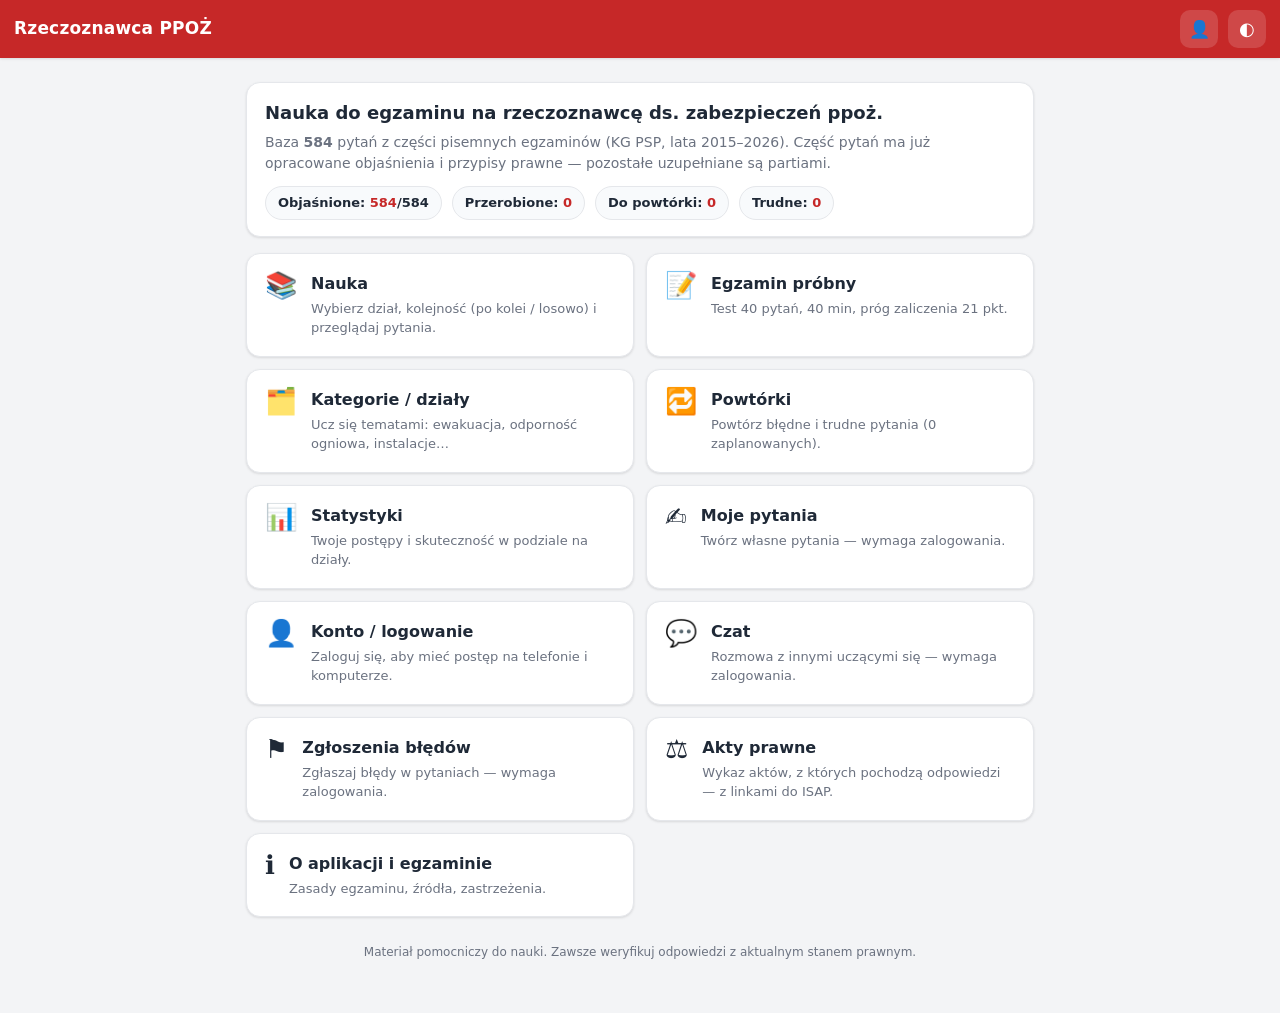
<file: index.html>
<!DOCTYPE html>
<html lang="pl">
<head>
<meta charset="utf-8">
<meta name="viewport" content="width=device-width, initial-scale=1, viewport-fit=cover">
<meta name="theme-color" content="#c62828">
<meta name="description" content="Nauka do egzaminu na rzeczoznawcę do spraw zabezpieczeń przeciwpożarowych – pytania, objaśnienia i przypisy prawne.">
<title>Rzeczoznawca PPOŻ – nauka</title>
<link rel="manifest" href="manifest.webmanifest">
<link rel="icon" href="icons/icon-192.png">
<link rel="apple-touch-icon" href="icons/icon-192.png">
<link rel="stylesheet" href="styles.css">
</head>
<body>
<header class="app">
  <button class="home-btn" id="homeBtn" aria-label="Menu główne">‹</button>
  <h1 id="topTitle">Rzeczoznawca PPOŻ</h1>
  <button class="acct-btn hidden" id="acctBtn" aria-label="Konto użytkownika" title="Konto">👤</button>
  <button class="theme-btn" id="themeBtn" aria-label="Motyw">◐</button>
</header>
<main id="app"><!-- widoki wstrzykiwane przez app.js --></main>

<script src="questions.js"></script>
<script src="answers.js"></script>
<script src="questions-new.js"></script>
<script src="acts.js"></script>
<script src="quotes.js"></script>
<!-- warstwa serwerowa: biblioteka Supabase + konfiguracja + klient -->
<script src="vendor/supabase.js"></script>
<script src="cloud-config.js"></script>
<script src="cloud.js"></script>
<script src="social.js"></script>
<script src="app.js"></script>
<script src="apoz.js"></script>
<script>
if ('serviceWorker' in navigator && location.protocol.startsWith('http')) {
  window.addEventListener('load', () => navigator.serviceWorker.register('service-worker.js').catch(()=>{}));
}
</script>
</body>
</html>
</file>
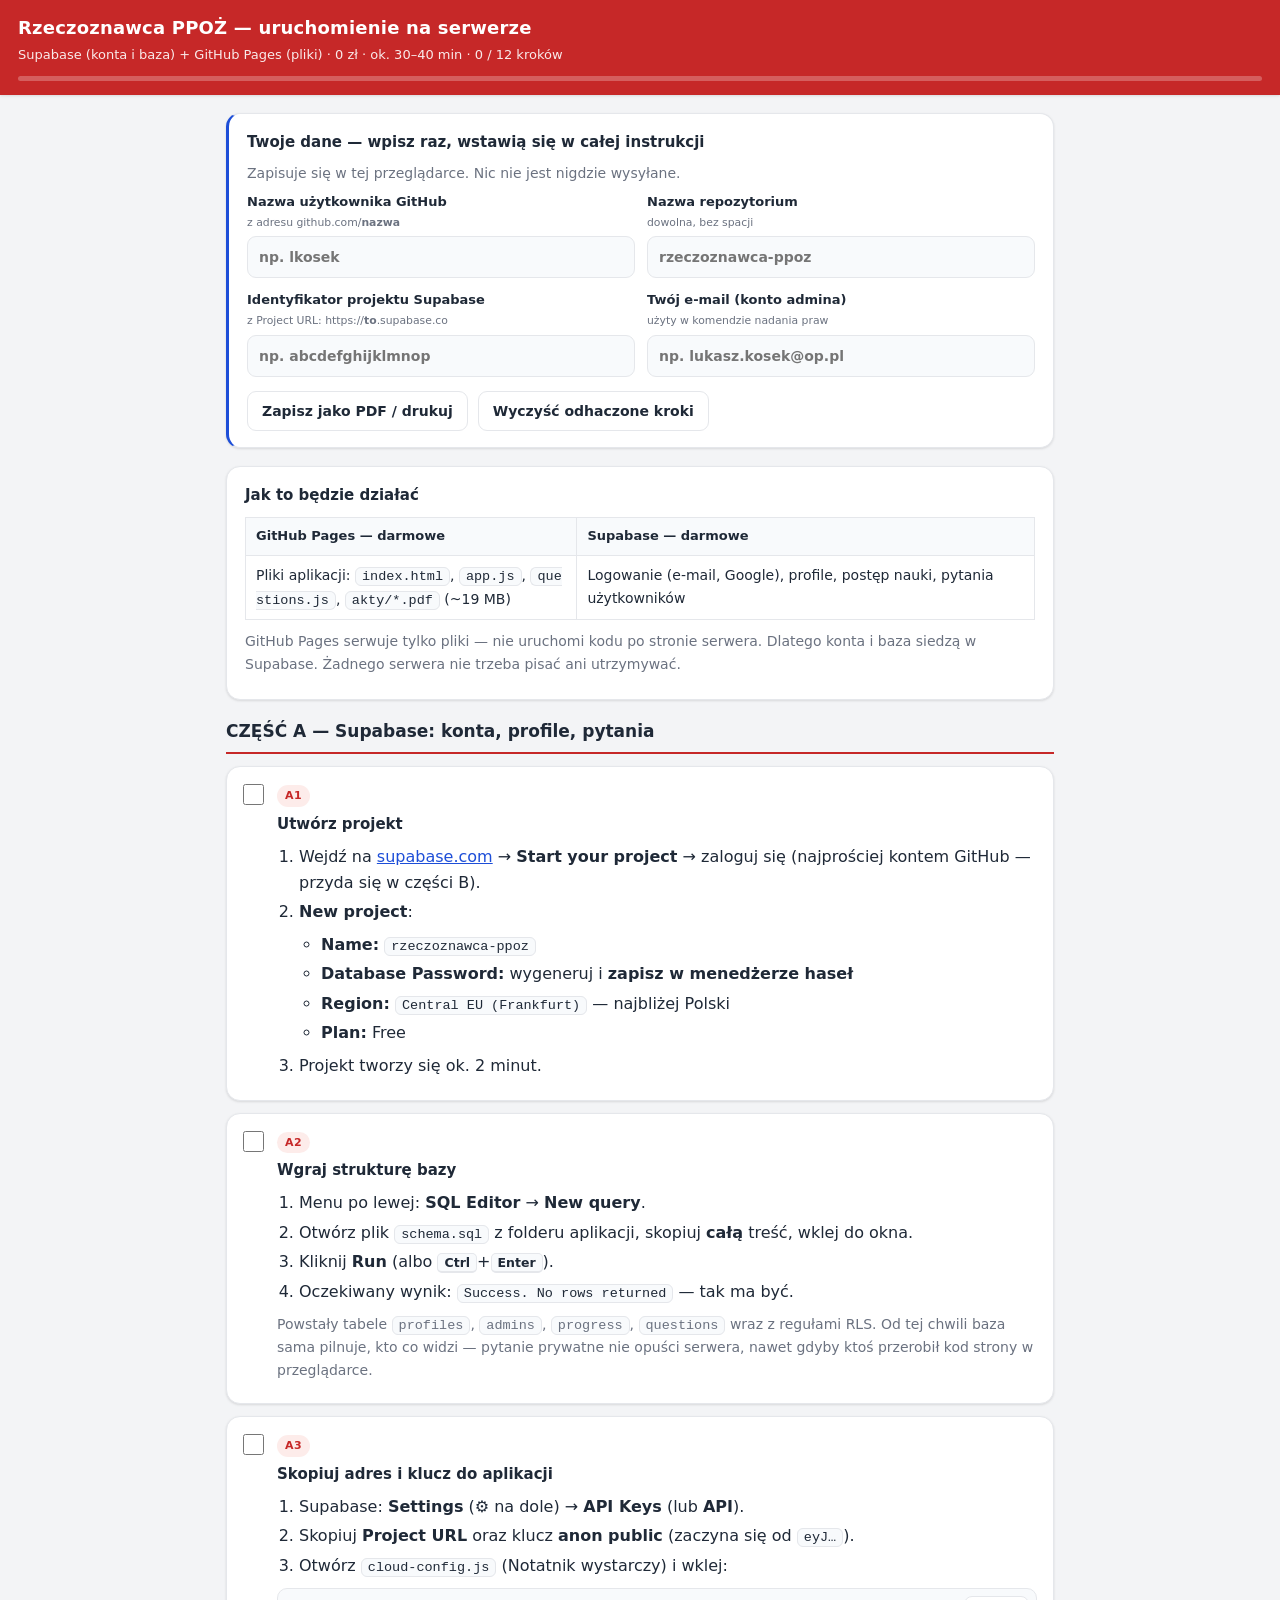
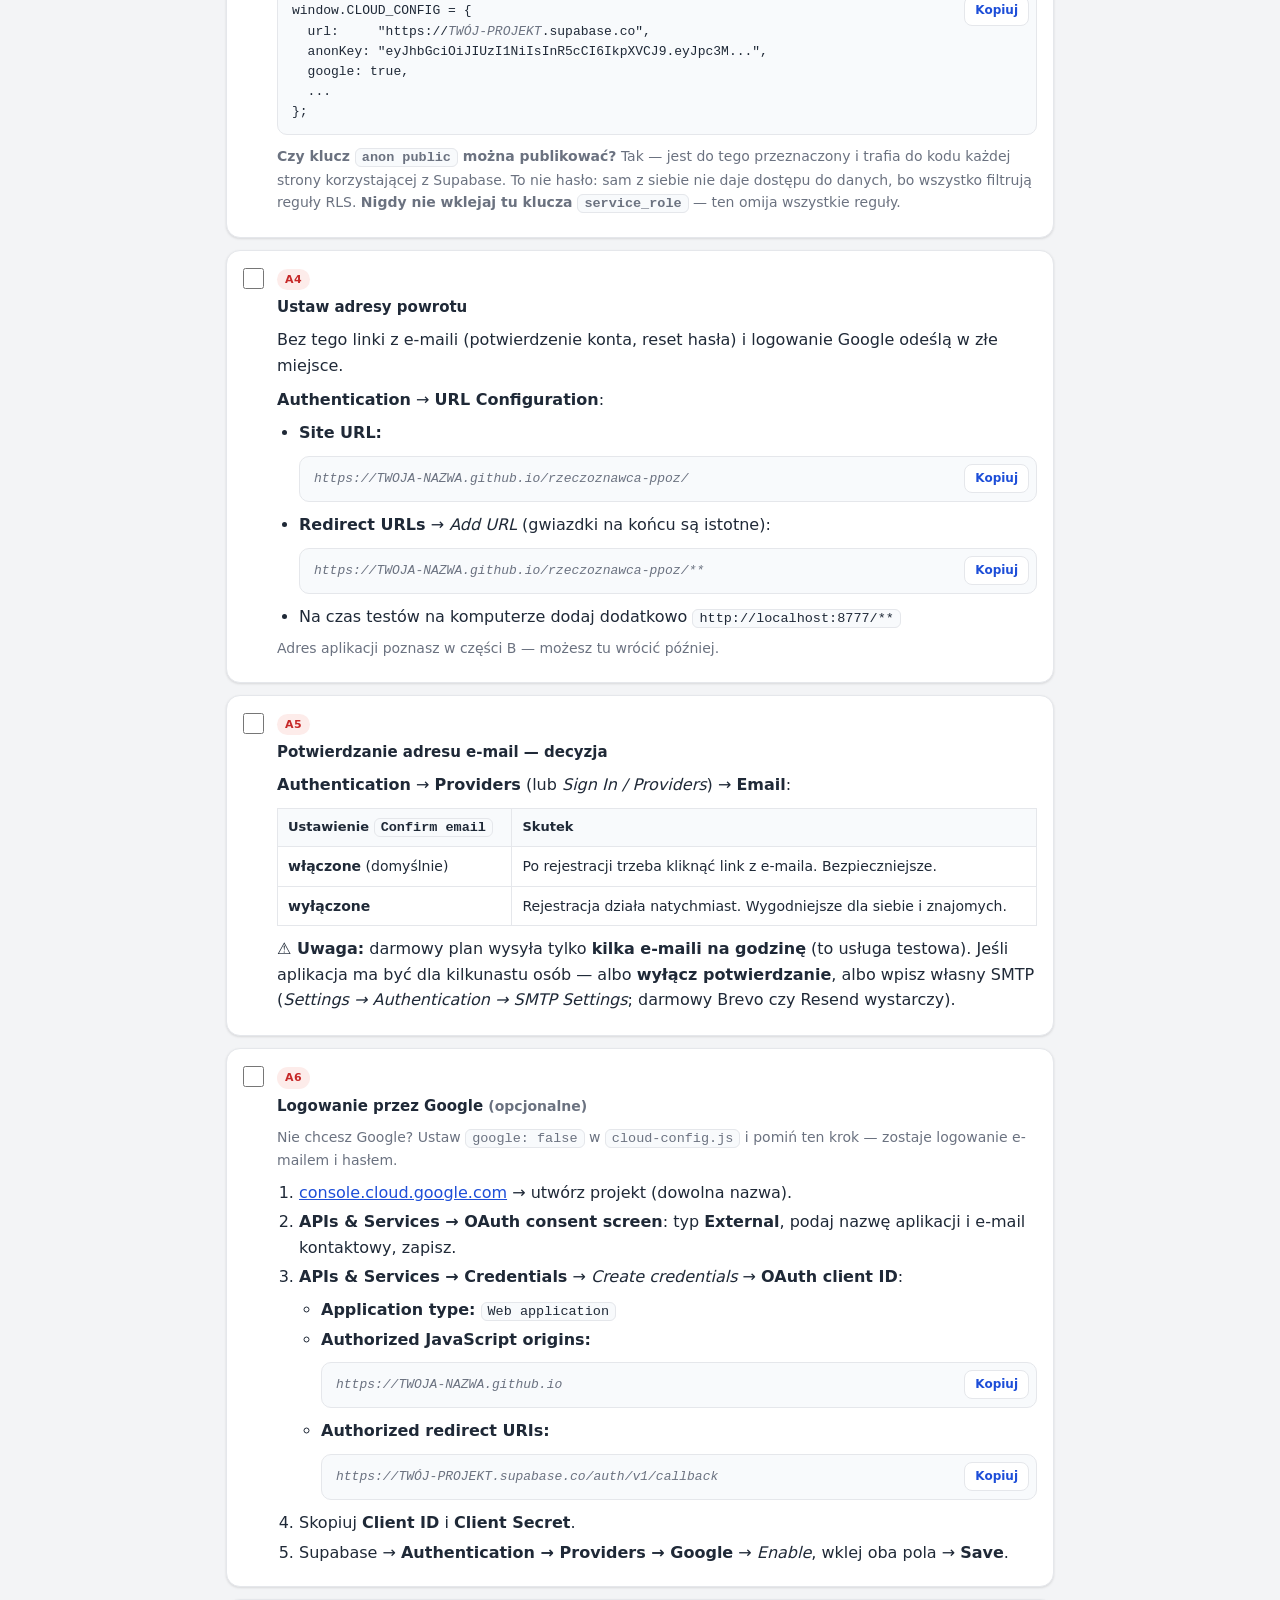
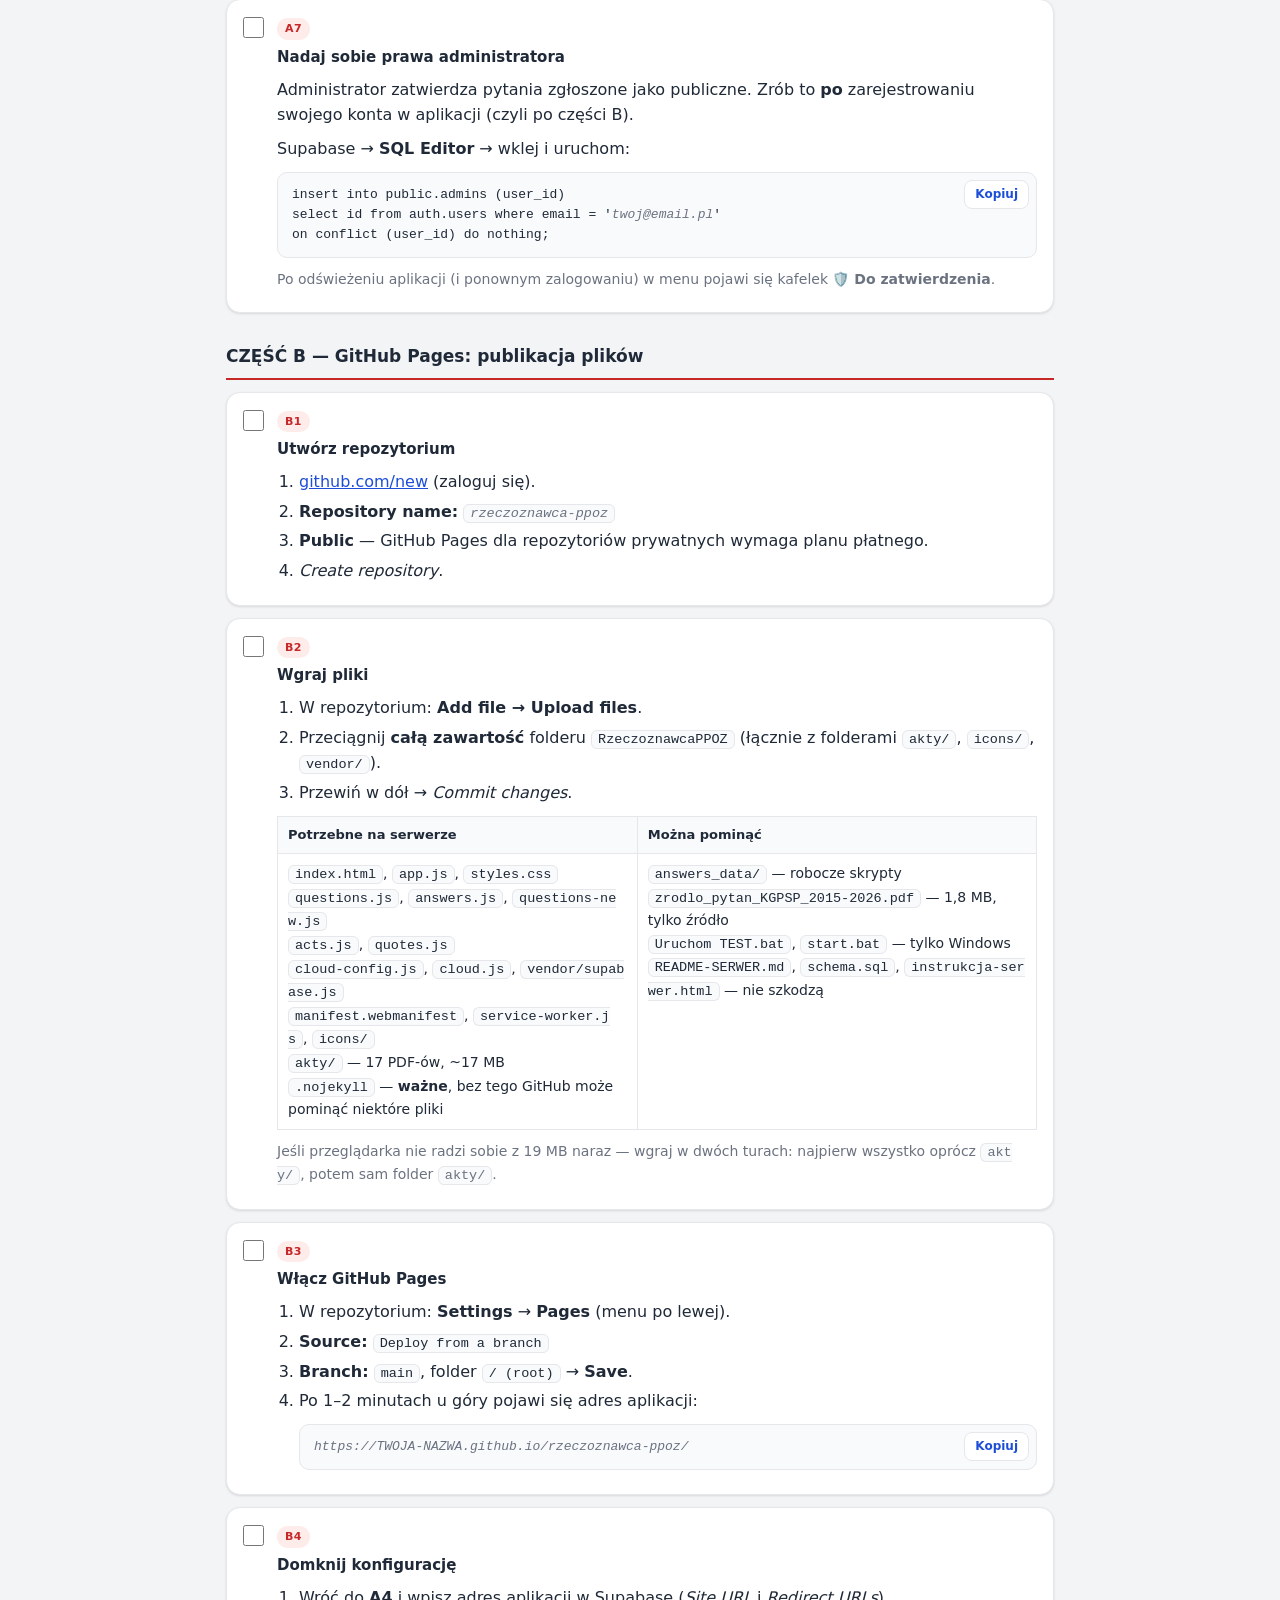
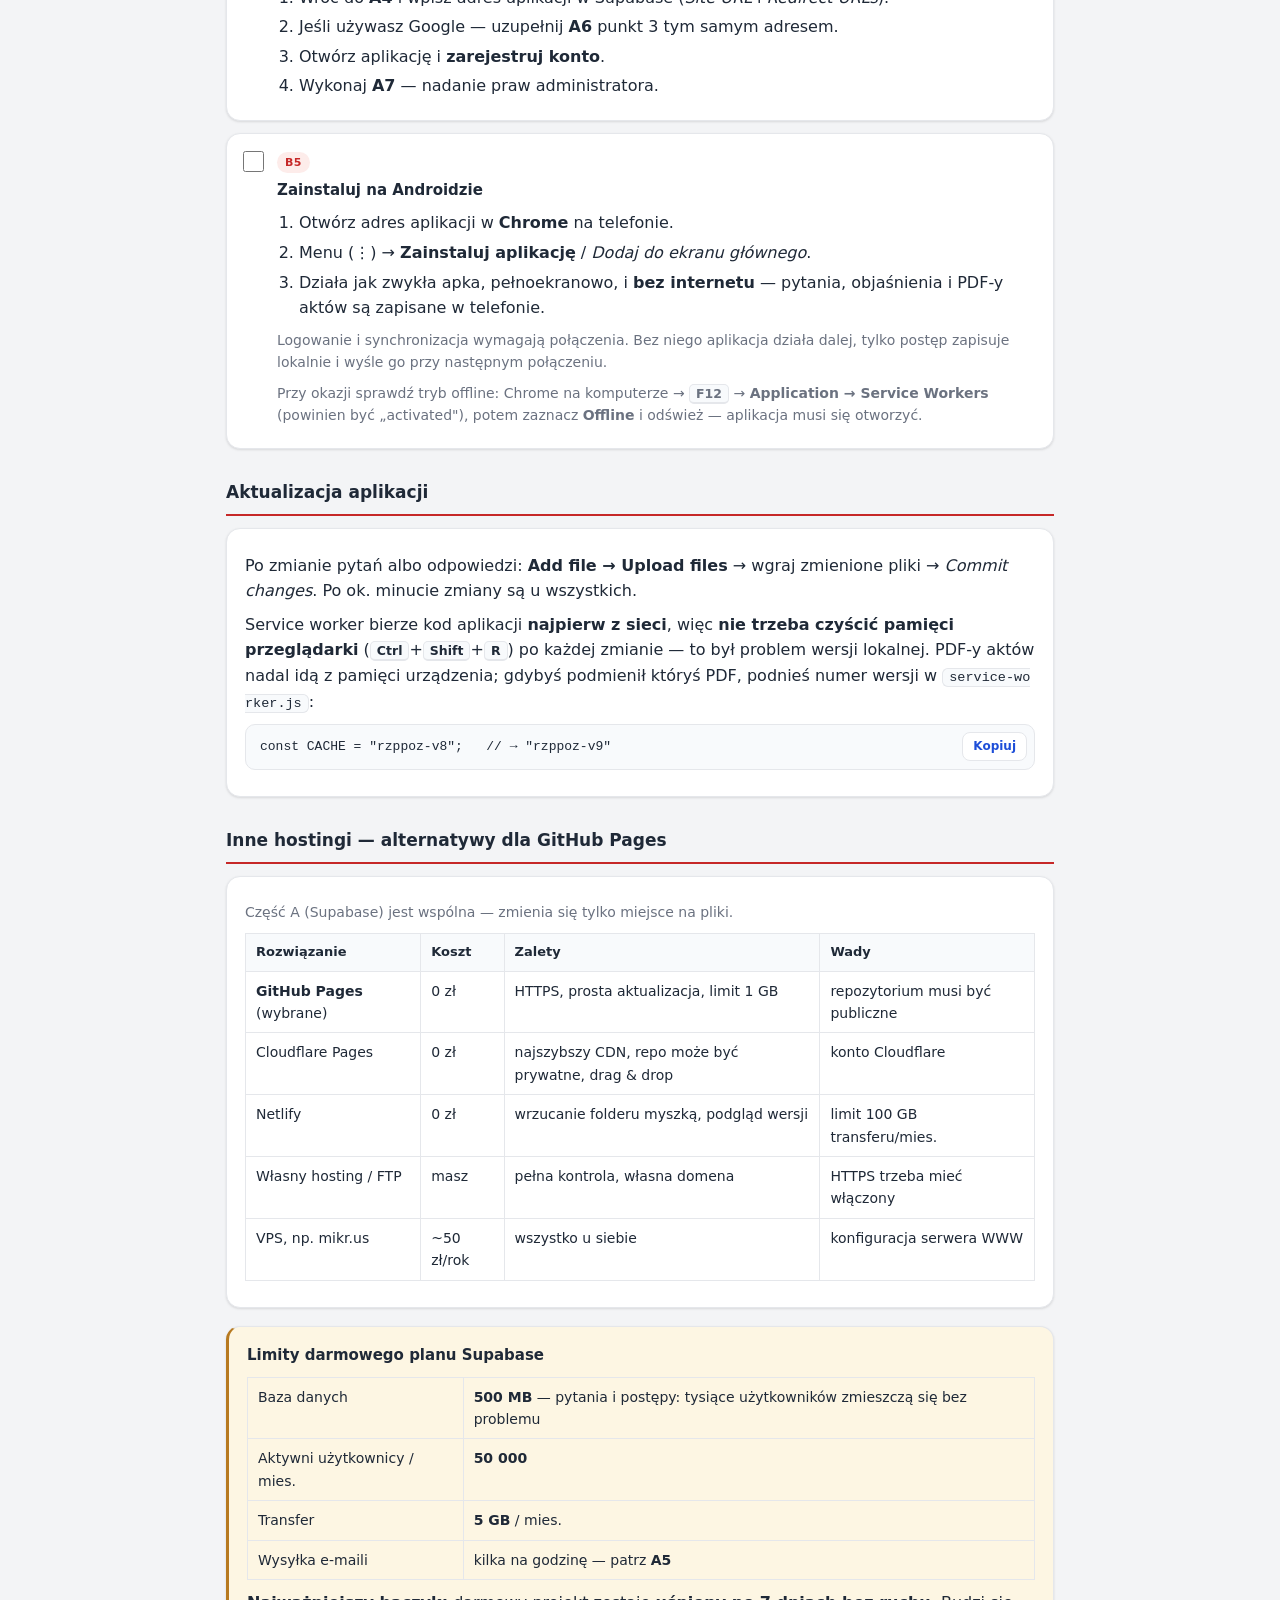
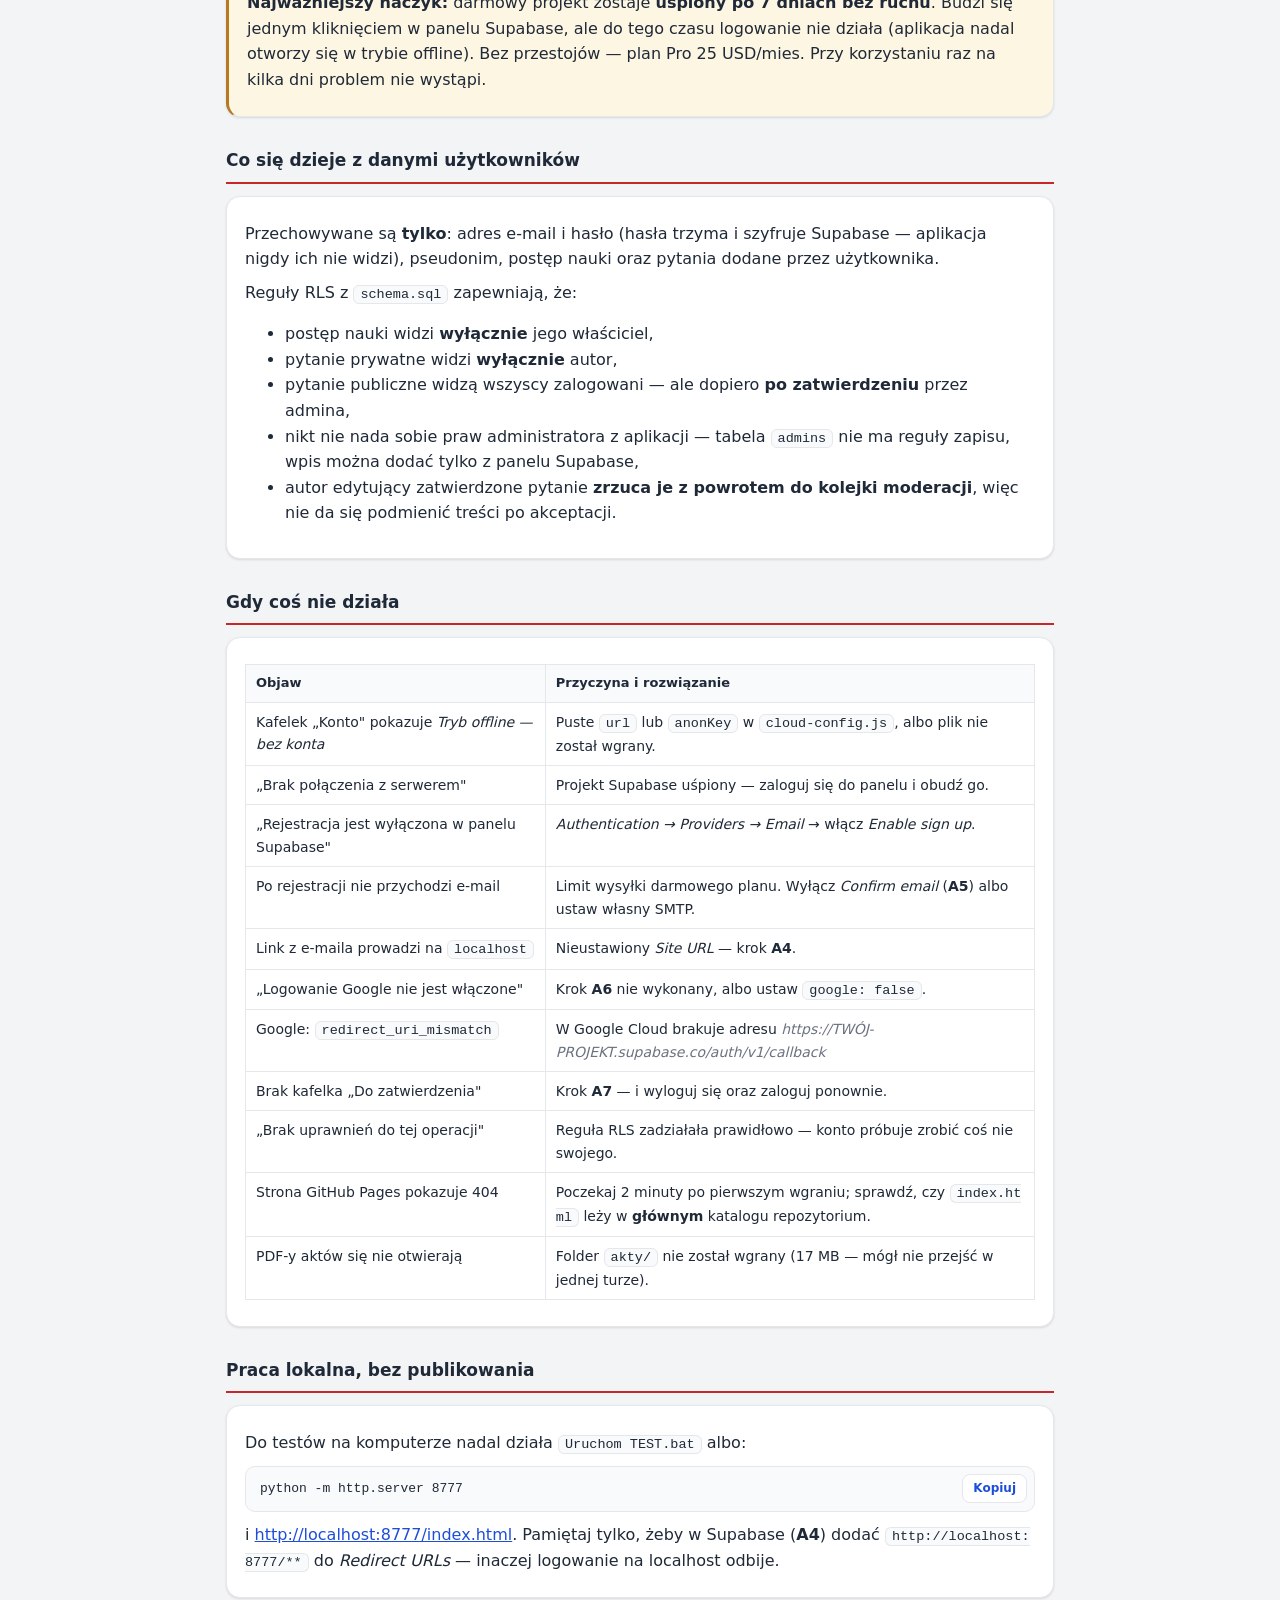
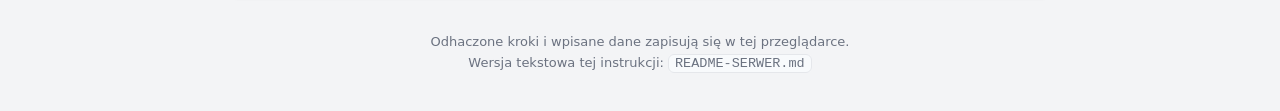
<file: instrukcja-serwer.html>
<!DOCTYPE html>
<html lang="pl">
<head>
<meta charset="utf-8">
<meta name="viewport" content="width=device-width, initial-scale=1">
<title>Rzeczoznawca PPOŻ — uruchomienie na serwerze</title>
<style>
  :root {
    --bg:#f3f4f6; --surface:#fff; --surface-2:#f8fafc; --text:#1f2937; --text-soft:#6b7280;
    --border:#e5e7eb; --brand:#c62828; --brand-soft:#fdecea; --ok:#1b8f4d; --ok-soft:#e6f5ec;
    --warn:#b7791f; --warn-soft:#fdf6e3; --accent:#1d4ed8; --radius:14px;
    --shadow:0 1px 3px rgba(0,0,0,.08),0 1px 2px rgba(0,0,0,.04);
  }
  @media (prefers-color-scheme: dark) {
    :root:not([data-theme="light"]) {
      --bg:#0f1115; --surface:#171a21; --surface-2:#1e222b; --text:#e6e8ec; --text-soft:#9aa2ad;
      --border:#2a2f3a; --brand:#ef5350; --brand-soft:#3a1b1b; --ok:#4ade80; --ok-soft:#12301f;
      --warn:#fbbf24; --warn-soft:#2e2510; --accent:#60a5fa; --shadow:0 1px 3px rgba(0,0,0,.4);
    }
  }
  * { box-sizing:border-box; }
  html,body { margin:0; padding:0; }
  body {
    font-family: system-ui,-apple-system,"Segoe UI",Roboto,Arial,sans-serif;
    background:var(--bg); color:var(--text); line-height:1.6; font-size:16px;
  }
  a { color:var(--accent); }

  header {
    position:sticky; top:0; z-index:30; background:var(--brand); color:#fff;
    padding:14px 18px; box-shadow:var(--shadow);
  }
  header h1 { margin:0; font-size:18px; letter-spacing:.2px; }
  header .sub { font-size:13px; opacity:.9; margin-top:2px; }
  .progress { height:5px; background:rgba(255,255,255,.25); border-radius:999px; margin-top:10px; overflow:hidden; }
  .progress > span { display:block; height:100%; background:#fff; width:0; transition:width .25s ease; }

  main { max-width:860px; margin:0 auto; padding:18px 16px 60px; }

  .panel {
    background:var(--surface); border:1px solid var(--border); border-radius:var(--radius);
    padding:16px 18px; margin-bottom:18px; box-shadow:var(--shadow);
  }
  .panel.tip { border-left:3px solid var(--accent); }
  .panel.warn { border-left:3px solid var(--warn); background:var(--warn-soft); }

  h2 { font-size:17px; margin:30px 0 12px; padding-bottom:7px; border-bottom:2px solid var(--brand); }
  h2:first-of-type { margin-top:10px; }
  h3 { font-size:15px; margin:0 0 8px; }
  p { margin:8px 0; }
  .soft { color:var(--text-soft); font-size:14px; }

  /* dane użytkownika */
  .vars { display:grid; gap:12px; grid-template-columns:1fr; }
  @media (min-width:620px) { .vars { grid-template-columns:1fr 1fr; } }
  .vars label { font-size:13px; font-weight:700; display:block; }
  .vars label small { display:block; font-weight:400; color:var(--text-soft); margin-top:1px; }
  .vars input {
    width:100%; font:inherit; font-size:14px; margin-top:5px; padding:9px 11px; color:var(--text);
    background:var(--surface-2); border:1px solid var(--border); border-radius:9px;
  }
  .vars input:focus { outline:2px solid var(--accent); outline-offset:-1px; }

  /* kroki */
  .step {
    background:var(--surface); border:1px solid var(--border); border-radius:var(--radius);
    padding:14px 16px; margin-bottom:12px; box-shadow:var(--shadow);
    display:flex; gap:13px; align-items:flex-start;
  }
  .step.done { border-color:var(--ok); background:var(--ok-soft); }
  .step.done .body > h3 { text-decoration:line-through; opacity:.65; }
  .step > input[type=checkbox] { flex:0 0 auto; width:21px; height:21px; margin:3px 0 0; cursor:pointer; accent-color:var(--ok); }
  .step .body { flex:1; min-width:0; }
  .step .tag {
    display:inline-block; font-size:11px; font-weight:800; letter-spacing:.4px;
    background:var(--brand-soft); color:var(--brand); border-radius:999px; padding:2px 8px; margin-bottom:5px;
  }
  .step ul, .step ol { margin:7px 0; padding-left:22px; }
  .step li { margin:4px 0; }

  /* kod + kopiowanie */
  .code { position:relative; margin:10px 0; }
  .code pre {
    margin:0; background:var(--surface-2); border:1px solid var(--border); border-radius:10px;
    padding:12px 14px; padding-right:86px; overflow-x:auto;
    font-family: ui-monospace,SFMono-Regular,Consolas,monospace; font-size:13px; line-height:1.55;
    white-space:pre-wrap; word-break:break-word;
  }
  .code button {
    position:absolute; top:8px; right:8px; font:inherit; font-size:12px; font-weight:700;
    background:var(--surface); color:var(--accent); border:1px solid var(--border);
    border-radius:8px; padding:4px 10px; cursor:pointer;
  }
  .code button.ok { color:var(--ok); border-color:var(--ok); }
  code.i {
    background:var(--surface-2); border:1px solid var(--border); border-radius:6px;
    padding:1px 6px; font-family:ui-monospace,Consolas,monospace; font-size:13.5px; word-break:break-all;
  }
  .v { color:var(--brand); font-weight:700; }
  .v.unset { color:var(--text-soft); font-weight:400; font-style:italic; }
  kbd {
    background:var(--surface-2); border:1px solid var(--border); border-bottom-width:2px;
    border-radius:5px; padding:1px 6px; font-size:12.5px; font-family:inherit; font-weight:600;
  }

  table { width:100%; border-collapse:collapse; margin:10px 0; font-size:14px; }
  th,td { border:1px solid var(--border); padding:8px 10px; text-align:left; vertical-align:top; }
  th { background:var(--surface-2); font-size:13px; }

  .bar { display:flex; gap:10px; flex-wrap:wrap; align-items:center; margin-top:14px; }
  .btn {
    font:inherit; font-size:14px; font-weight:700; cursor:pointer; border-radius:9px; padding:8px 14px;
    background:var(--surface); color:var(--text); border:1px solid var(--border);
  }
  .btn.primary { background:var(--brand); color:#fff; border-color:var(--brand); }

  footer { text-align:center; color:var(--text-soft); font-size:13px; margin-top:34px; }

  @media print {
    header { position:static; } .progress, .bar, .code button { display:none; }
    .step, .panel { box-shadow:none; break-inside:avoid; }
    body { background:#fff; font-size:11.5pt; }
  }
</style>
</head>
<body>

<header>
  <h1>Rzeczoznawca PPOŻ — uruchomienie na serwerze</h1>
  <div class="sub">Supabase (konta i baza) + GitHub Pages (pliki) · 0 zł · ok. 30–40 min · <span id="cnt">0 / 0</span> kroków</div>
  <div class="progress"><span id="pbar"></span></div>
</header>

<main>

<div class="panel tip">
  <h3>Twoje dane — wpisz raz, wstawią się w całej instrukcji</h3>
  <p class="soft">Zapisuje się w tej przeglądarce. Nic nie jest nigdzie wysyłane.</p>
  <div class="vars">
    <div><label>Nazwa użytkownika GitHub
      <small>z adresu github.com/<b>nazwa</b></small>
      <input id="f_gh" placeholder="np. lkosek" autocomplete="off"></label></div>
    <div><label>Nazwa repozytorium
      <small>dowolna, bez spacji</small>
      <input id="f_repo" placeholder="rzeczoznawca-ppoz" autocomplete="off"></label></div>
    <div><label>Identyfikator projektu Supabase
      <small>z Project URL: https://<b>to</b>.supabase.co</small>
      <input id="f_ref" placeholder="np. abcdefghijklmnop" autocomplete="off"></label></div>
    <div><label>Twój e-mail (konto admina)
      <small>użyty w komendzie nadania praw</small>
      <input id="f_mail" placeholder="np. lukasz.kosek@op.pl" autocomplete="off"></label></div>
  </div>
  <div class="bar">
    <button class="btn" id="btnPrint">Zapisz jako PDF / drukuj</button>
    <button class="btn" id="btnReset">Wyczyść odhaczone kroki</button>
  </div>
</div>

<div class="panel">
  <h3>Jak to będzie działać</h3>
  <table>
    <tr><th style="width:42%">GitHub Pages — darmowe</th><th>Supabase — darmowe</th></tr>
    <tr>
      <td>Pliki aplikacji: <code class="i">index.html</code>, <code class="i">app.js</code>,
          <code class="i">questions.js</code>, <code class="i">akty/*.pdf</code> (~19 MB)</td>
      <td>Logowanie (e-mail, Google), profile, postęp nauki, pytania użytkowników</td>
    </tr>
  </table>
  <p class="soft">GitHub Pages serwuje tylko pliki — nie uruchomi kodu po stronie serwera.
     Dlatego konta i baza siedzą w Supabase. Żadnego serwera nie trzeba pisać ani utrzymywać.</p>
</div>

<!-- ============================ CZĘŚĆ A ============================ -->
<h2>CZĘŚĆ A — Supabase: konta, profile, pytania</h2>

<div class="step"><input type="checkbox" data-k="a1"><div class="body">
  <span class="tag">A1</span>
  <h3>Utwórz projekt</h3>
  <ol>
    <li>Wejdź na <a href="https://supabase.com" target="_blank" rel="noopener">supabase.com</a> →
        <b>Start your project</b> → zaloguj się (najprościej kontem GitHub — przyda się w części B).</li>
    <li><b>New project</b>:
      <ul>
        <li><b>Name:</b> <code class="i">rzeczoznawca-ppoz</code></li>
        <li><b>Database Password:</b> wygeneruj i <b>zapisz w menedżerze haseł</b></li>
        <li><b>Region:</b> <code class="i">Central EU (Frankfurt)</code> — najbliżej Polski</li>
        <li><b>Plan:</b> Free</li>
      </ul>
    </li>
    <li>Projekt tworzy się ok. 2 minut.</li>
  </ol>
</div></div>

<div class="step"><input type="checkbox" data-k="a2"><div class="body">
  <span class="tag">A2</span>
  <h3>Wgraj strukturę bazy</h3>
  <ol>
    <li>Menu po lewej: <b>SQL Editor</b> → <b>New query</b>.</li>
    <li>Otwórz plik <code class="i">schema.sql</code> z folderu aplikacji, skopiuj <b>całą</b> treść, wklej do okna.</li>
    <li>Kliknij <b>Run</b> (albo <kbd>Ctrl</kbd>+<kbd>Enter</kbd>).</li>
    <li>Oczekiwany wynik: <code class="i">Success. No rows returned</code> — tak ma być.</li>
  </ol>
  <p class="soft">Powstały tabele <code class="i">profiles</code>, <code class="i">admins</code>,
     <code class="i">progress</code>, <code class="i">questions</code> wraz z regułami RLS.
     Od tej chwili baza sama pilnuje, kto co widzi — pytanie prywatne nie opuści serwera,
     nawet gdyby ktoś przerobił kod strony w przeglądarce.</p>
</div></div>

<div class="step"><input type="checkbox" data-k="a3"><div class="body">
  <span class="tag">A3</span>
  <h3>Skopiuj adres i klucz do aplikacji</h3>
  <ol>
    <li>Supabase: <b>Settings</b> (⚙ na dole) → <b>API Keys</b> (lub <b>API</b>).</li>
    <li>Skopiuj <b>Project URL</b> oraz klucz <b>anon public</b> (zaczyna się od <code class="i">eyJ…</code>).</li>
    <li>Otwórz <code class="i">cloud-config.js</code> (Notatnik wystarczy) i wklej:</li>
  </ol>
  <div class="code"><pre id="cfg">window.CLOUD_CONFIG = {
  url:     "https://<span class="v unset" data-v="ref">TWÓJ-PROJEKT</span>.supabase.co",
  anonKey: "eyJhbGciOiJIUzI1NiIsInR5cCI6IkpXVCJ9.eyJpc3M...",
  google: true,
  ...
};</pre><button data-copy="#cfg">Kopiuj</button></div>
  <p class="soft"><b>Czy klucz <code class="i">anon public</code> można publikować?</b> Tak — jest do tego
     przeznaczony i trafia do kodu każdej strony korzystającej z Supabase. To nie hasło: sam z siebie nie daje
     dostępu do danych, bo wszystko filtrują reguły RLS.
     <b>Nigdy nie wklejaj tu klucza <code class="i">service_role</code></b> — ten omija wszystkie reguły.</p>
</div></div>

<div class="step"><input type="checkbox" data-k="a4"><div class="body">
  <span class="tag">A4</span>
  <h3>Ustaw adresy powrotu</h3>
  <p>Bez tego linki z e-maili (potwierdzenie konta, reset hasła) i logowanie Google odeślą w złe miejsce.</p>
  <p><b>Authentication</b> → <b>URL Configuration</b>:</p>
  <ul>
    <li><b>Site URL:</b><div class="code"><pre id="siteurl"><span class="v unset" data-v="appurl">https://TWOJA-NAZWA.github.io/rzeczoznawca-ppoz/</span></pre><button data-copy="#siteurl">Kopiuj</button></div></li>
    <li><b>Redirect URLs</b> → <i>Add URL</i> (gwiazdki na końcu są istotne):
      <div class="code"><pre id="redir"><span class="v unset" data-v="appurlstar">https://TWOJA-NAZWA.github.io/rzeczoznawca-ppoz/**</span></pre><button data-copy="#redir">Kopiuj</button></div></li>
    <li>Na czas testów na komputerze dodaj dodatkowo <code class="i">http://localhost:8777/**</code></li>
  </ul>
  <p class="soft">Adres aplikacji poznasz w części B — możesz tu wrócić później.</p>
</div></div>

<div class="step"><input type="checkbox" data-k="a5"><div class="body">
  <span class="tag">A5</span>
  <h3>Potwierdzanie adresu e-mail — decyzja</h3>
  <p><b>Authentication</b> → <b>Providers</b> (lub <i>Sign In / Providers</i>) → <b>Email</b>:</p>
  <table>
    <tr><th>Ustawienie <code class="i">Confirm email</code></th><th>Skutek</th></tr>
    <tr><td><b>włączone</b> (domyślnie)</td><td>Po rejestracji trzeba kliknąć link z e-maila. Bezpieczniejsze.</td></tr>
    <tr><td><b>wyłączone</b></td><td>Rejestracja działa natychmiast. Wygodniejsze dla siebie i znajomych.</td></tr>
  </table>
  <p><b>⚠ Uwaga:</b> darmowy plan wysyła tylko <b>kilka e-maili na godzinę</b> (to usługa testowa).
     Jeśli aplikacja ma być dla kilkunastu osób — albo <b>wyłącz potwierdzanie</b>, albo wpisz własny SMTP
     (<i>Settings → Authentication → SMTP Settings</i>; darmowy Brevo czy Resend wystarczy).</p>
</div></div>

<div class="step"><input type="checkbox" data-k="a6"><div class="body">
  <span class="tag">A6</span>
  <h3>Logowanie przez Google <span class="soft">(opcjonalne)</span></h3>
  <p class="soft">Nie chcesz Google? Ustaw <code class="i">google: false</code> w <code class="i">cloud-config.js</code>
     i pomiń ten krok — zostaje logowanie e-mailem i hasłem.</p>
  <ol>
    <li><a href="https://console.cloud.google.com" target="_blank" rel="noopener">console.cloud.google.com</a>
        → utwórz projekt (dowolna nazwa).</li>
    <li><b>APIs &amp; Services → OAuth consent screen</b>: typ <b>External</b>, podaj nazwę aplikacji
        i e-mail kontaktowy, zapisz.</li>
    <li><b>APIs &amp; Services → Credentials</b> → <i>Create credentials</i> → <b>OAuth client ID</b>:
      <ul>
        <li><b>Application type:</b> <code class="i">Web application</code></li>
        <li><b>Authorized JavaScript origins:</b>
          <div class="code"><pre id="ghorigin"><span class="v unset" data-v="ghorigin">https://TWOJA-NAZWA.github.io</span></pre><button data-copy="#ghorigin">Kopiuj</button></div></li>
        <li><b>Authorized redirect URIs:</b>
          <div class="code"><pre id="cb"><span class="v unset" data-v="callback">https://TWÓJ-PROJEKT.supabase.co/auth/v1/callback</span></pre><button data-copy="#cb">Kopiuj</button></div></li>
      </ul>
    </li>
    <li>Skopiuj <b>Client ID</b> i <b>Client Secret</b>.</li>
    <li>Supabase → <b>Authentication → Providers → Google</b> → <i>Enable</i>, wklej oba pola → <b>Save</b>.</li>
  </ol>
</div></div>

<div class="step"><input type="checkbox" data-k="a7"><div class="body">
  <span class="tag">A7</span>
  <h3>Nadaj sobie prawa administratora</h3>
  <p>Administrator zatwierdza pytania zgłoszone jako publiczne. Zrób to <b>po</b> zarejestrowaniu
     swojego konta w aplikacji (czyli po części B).</p>
  <p>Supabase → <b>SQL Editor</b> → wklej i uruchom:</p>
  <div class="code"><pre id="sqladmin">insert into public.admins (user_id)
select id from auth.users where email = '<span class="v unset" data-v="mail">twoj@email.pl</span>'
on conflict (user_id) do nothing;</pre><button data-copy="#sqladmin">Kopiuj</button></div>
  <p class="soft">Po odświeżeniu aplikacji (i ponownym zalogowaniu) w menu pojawi się kafelek
     <b>🛡️ Do zatwierdzenia</b>.</p>
</div></div>

<!-- ============================ CZĘŚĆ B ============================ -->
<h2>CZĘŚĆ B — GitHub Pages: publikacja plików</h2>

<div class="step"><input type="checkbox" data-k="b1"><div class="body">
  <span class="tag">B1</span>
  <h3>Utwórz repozytorium</h3>
  <ol>
    <li><a href="https://github.com/new" target="_blank" rel="noopener">github.com/new</a> (zaloguj się).</li>
    <li><b>Repository name:</b> <code class="i"><span class="v unset" data-v="repo">rzeczoznawca-ppoz</span></code></li>
    <li><b>Public</b> — GitHub Pages dla repozytoriów prywatnych wymaga planu płatnego.</li>
    <li><i>Create repository</i>.</li>
  </ol>
</div></div>

<div class="step"><input type="checkbox" data-k="b2"><div class="body">
  <span class="tag">B2</span>
  <h3>Wgraj pliki</h3>
  <ol>
    <li>W repozytorium: <b>Add file → Upload files</b>.</li>
    <li>Przeciągnij <b>całą zawartość</b> folderu <code class="i">RzeczoznawcaPPOZ</code>
        (łącznie z folderami <code class="i">akty/</code>, <code class="i">icons/</code>, <code class="i">vendor/</code>).</li>
    <li>Przewiń w dół → <i>Commit changes</i>.</li>
  </ol>
  <table>
    <tr><th>Potrzebne na serwerze</th><th>Można pominąć</th></tr>
    <tr>
      <td>
        <code class="i">index.html</code>, <code class="i">app.js</code>, <code class="i">styles.css</code><br>
        <code class="i">questions.js</code>, <code class="i">answers.js</code>, <code class="i">questions-new.js</code><br>
        <code class="i">acts.js</code>, <code class="i">quotes.js</code><br>
        <code class="i">cloud-config.js</code>, <code class="i">cloud.js</code>, <code class="i">vendor/supabase.js</code><br>
        <code class="i">manifest.webmanifest</code>, <code class="i">service-worker.js</code>, <code class="i">icons/</code><br>
        <code class="i">akty/</code> — 17 PDF-ów, ~17 MB<br>
        <code class="i">.nojekyll</code> — <b>ważne</b>, bez tego GitHub może pominąć niektóre pliki
      </td>
      <td>
        <code class="i">answers_data/</code> — robocze skrypty<br>
        <code class="i">zrodlo_pytan_KGPSP_2015-2026.pdf</code> — 1,8 MB, tylko źródło<br>
        <code class="i">Uruchom TEST.bat</code>, <code class="i">start.bat</code> — tylko Windows<br>
        <code class="i">README-SERWER.md</code>, <code class="i">schema.sql</code>,
        <code class="i">instrukcja-serwer.html</code> — nie szkodzą
      </td>
    </tr>
  </table>
  <p class="soft">Jeśli przeglądarka nie radzi sobie z 19 MB naraz — wgraj w dwóch turach:
     najpierw wszystko oprócz <code class="i">akty/</code>, potem sam folder <code class="i">akty/</code>.</p>
</div></div>

<div class="step"><input type="checkbox" data-k="b3"><div class="body">
  <span class="tag">B3</span>
  <h3>Włącz GitHub Pages</h3>
  <ol>
    <li>W repozytorium: <b>Settings</b> → <b>Pages</b> (menu po lewej).</li>
    <li><b>Source:</b> <code class="i">Deploy from a branch</code></li>
    <li><b>Branch:</b> <code class="i">main</code>, folder <code class="i">/ (root)</code> → <b>Save</b>.</li>
    <li>Po 1–2 minutach u góry pojawi się adres aplikacji:
      <div class="code"><pre id="appurl2"><span class="v unset" data-v="appurl">https://TWOJA-NAZWA.github.io/rzeczoznawca-ppoz/</span></pre><button data-copy="#appurl2">Kopiuj</button></div></li>
  </ol>
</div></div>

<div class="step"><input type="checkbox" data-k="b4"><div class="body">
  <span class="tag">B4</span>
  <h3>Domknij konfigurację</h3>
  <ol>
    <li>Wróć do <b>A4</b> i wpisz adres aplikacji w Supabase (<i>Site URL</i> i <i>Redirect URLs</i>).</li>
    <li>Jeśli używasz Google — uzupełnij <b>A6</b> punkt 3 tym samym adresem.</li>
    <li>Otwórz aplikację i <b>zarejestruj konto</b>.</li>
    <li>Wykonaj <b>A7</b> — nadanie praw administratora.</li>
  </ol>
</div></div>

<div class="step"><input type="checkbox" data-k="b5"><div class="body">
  <span class="tag">B5</span>
  <h3>Zainstaluj na Androidzie</h3>
  <ol>
    <li>Otwórz adres aplikacji w <b>Chrome</b> na telefonie.</li>
    <li>Menu (⋮) → <b>Zainstaluj aplikację</b> / <i>Dodaj do ekranu głównego</i>.</li>
    <li>Działa jak zwykła apka, pełnoekranowo, i <b>bez internetu</b> — pytania, objaśnienia
        i PDF-y aktów są zapisane w telefonie.</li>
  </ol>
  <p class="soft">Logowanie i synchronizacja wymagają połączenia. Bez niego aplikacja działa dalej,
     tylko postęp zapisuje lokalnie i wyśle go przy następnym połączeniu.</p>
  <p class="soft">Przy okazji sprawdź tryb offline: Chrome na komputerze → <kbd>F12</kbd> →
     <b>Application → Service Workers</b> (powinien być „activated"), potem zaznacz <b>Offline</b>
     i odśwież — aplikacja musi się otworzyć.</p>
</div></div>

<!-- ============================ DALEJ ============================ -->
<h2>Aktualizacja aplikacji</h2>
<div class="panel">
  <p>Po zmianie pytań albo odpowiedzi: <b>Add file → Upload files</b> → wgraj zmienione pliki →
     <i>Commit changes</i>. Po ok. minucie zmiany są u wszystkich.</p>
  <p>Service worker bierze kod aplikacji <b>najpierw z sieci</b>, więc <b>nie trzeba czyścić pamięci
     przeglądarki</b> (<kbd>Ctrl</kbd>+<kbd>Shift</kbd>+<kbd>R</kbd>) po każdej zmianie — to był problem
     wersji lokalnej. PDF-y aktów nadal idą z pamięci urządzenia; gdybyś podmienił któryś PDF,
     podnieś numer wersji w <code class="i">service-worker.js</code>:</p>
  <div class="code"><pre id="swv">const CACHE = "rzppoz-v8";   // → "rzppoz-v9"</pre><button data-copy="#swv">Kopiuj</button></div>
</div>

<h2>Inne hostingi — alternatywy dla GitHub Pages</h2>
<div class="panel">
  <p class="soft">Część A (Supabase) jest wspólna — zmienia się tylko miejsce na pliki.</p>
  <table>
    <tr><th>Rozwiązanie</th><th>Koszt</th><th>Zalety</th><th>Wady</th></tr>
    <tr><td><b>GitHub Pages</b> (wybrane)</td><td>0 zł</td><td>HTTPS, prosta aktualizacja, limit 1 GB</td><td>repozytorium musi być publiczne</td></tr>
    <tr><td>Cloudflare Pages</td><td>0 zł</td><td>najszybszy CDN, repo może być prywatne, drag &amp; drop</td><td>konto Cloudflare</td></tr>
    <tr><td>Netlify</td><td>0 zł</td><td>wrzucanie folderu myszką, podgląd wersji</td><td>limit 100 GB transferu/mies.</td></tr>
    <tr><td>Własny hosting / FTP</td><td>masz</td><td>pełna kontrola, własna domena</td><td>HTTPS trzeba mieć włączony</td></tr>
    <tr><td>VPS, np. mikr.us</td><td>~50 zł/rok</td><td>wszystko u siebie</td><td>konfiguracja serwera WWW</td></tr>
  </table>
</div>

<div class="panel warn">
  <h3>Limity darmowego planu Supabase</h3>
  <table>
    <tr><td>Baza danych</td><td><b>500 MB</b> — pytania i postępy: tysiące użytkowników zmieszczą się bez problemu</td></tr>
    <tr><td>Aktywni użytkownicy / mies.</td><td><b>50 000</b></td></tr>
    <tr><td>Transfer</td><td><b>5 GB</b> / mies.</td></tr>
    <tr><td>Wysyłka e-maili</td><td>kilka na godzinę — patrz <b>A5</b></td></tr>
  </table>
  <p><b>Najważniejszy haczyk:</b> darmowy projekt zostaje <b>uśpiony po 7 dniach bez ruchu</b>.
     Budzi się jednym kliknięciem w panelu Supabase, ale do tego czasu logowanie nie działa
     (aplikacja nadal otworzy się w trybie offline). Bez przestojów — plan Pro 25 USD/mies.
     Przy korzystaniu raz na kilka dni problem nie wystąpi.</p>
</div>

<h2>Co się dzieje z danymi użytkowników</h2>
<div class="panel">
  <p>Przechowywane są <b>tylko</b>: adres e-mail i hasło (hasła trzyma i szyfruje Supabase — aplikacja
     nigdy ich nie widzi), pseudonim, postęp nauki oraz pytania dodane przez użytkownika.</p>
  <p>Reguły RLS z <code class="i">schema.sql</code> zapewniają, że:</p>
  <ul>
    <li>postęp nauki widzi <b>wyłącznie</b> jego właściciel,</li>
    <li>pytanie prywatne widzi <b>wyłącznie</b> autor,</li>
    <li>pytanie publiczne widzą wszyscy zalogowani — ale dopiero <b>po zatwierdzeniu</b> przez admina,</li>
    <li>nikt nie nada sobie praw administratora z aplikacji — tabela <code class="i">admins</code>
        nie ma reguły zapisu, wpis można dodać tylko z panelu Supabase,</li>
    <li>autor edytujący zatwierdzone pytanie <b>zrzuca je z powrotem do kolejki moderacji</b>,
        więc nie da się podmienić treści po akceptacji.</li>
  </ul>
</div>

<h2>Gdy coś nie działa</h2>
<div class="panel">
  <table>
    <tr><th style="width:38%">Objaw</th><th>Przyczyna i rozwiązanie</th></tr>
    <tr><td>Kafelek „Konto" pokazuje <i>Tryb offline — bez konta</i></td><td>Puste <code class="i">url</code> lub <code class="i">anonKey</code> w <code class="i">cloud-config.js</code>, albo plik nie został wgrany.</td></tr>
    <tr><td>„Brak połączenia z serwerem"</td><td>Projekt Supabase uśpiony — zaloguj się do panelu i obudź go.</td></tr>
    <tr><td>„Rejestracja jest wyłączona w panelu Supabase"</td><td><i>Authentication → Providers → Email</i> → włącz <i>Enable sign up</i>.</td></tr>
    <tr><td>Po rejestracji nie przychodzi e-mail</td><td>Limit wysyłki darmowego planu. Wyłącz <i>Confirm email</i> (<b>A5</b>) albo ustaw własny SMTP.</td></tr>
    <tr><td>Link z e-maila prowadzi na <code class="i">localhost</code></td><td>Nieustawiony <i>Site URL</i> — krok <b>A4</b>.</td></tr>
    <tr><td>„Logowanie Google nie jest włączone"</td><td>Krok <b>A6</b> nie wykonany, albo ustaw <code class="i">google: false</code>.</td></tr>
    <tr><td>Google: <code class="i">redirect_uri_mismatch</code></td><td>W Google Cloud brakuje adresu <span class="v unset" data-v="callback">https://TWÓJ-PROJEKT.supabase.co/auth/v1/callback</span></td></tr>
    <tr><td>Brak kafelka „Do zatwierdzenia"</td><td>Krok <b>A7</b> — i wyloguj się oraz zaloguj ponownie.</td></tr>
    <tr><td>„Brak uprawnień do tej operacji"</td><td>Reguła RLS zadziałała prawidłowo — konto próbuje zrobić coś nie swojego.</td></tr>
    <tr><td>Strona GitHub Pages pokazuje 404</td><td>Poczekaj 2 minuty po pierwszym wgraniu; sprawdź, czy <code class="i">index.html</code> leży w <b>głównym</b> katalogu repozytorium.</td></tr>
    <tr><td>PDF-y aktów się nie otwierają</td><td>Folder <code class="i">akty/</code> nie został wgrany (17 MB — mógł nie przejść w jednej turze).</td></tr>
  </table>
</div>

<h2>Praca lokalna, bez publikowania</h2>
<div class="panel">
  <p>Do testów na komputerze nadal działa <code class="i">Uruchom TEST.bat</code> albo:</p>
  <div class="code"><pre id="loc">python -m http.server 8777</pre><button data-copy="#loc">Kopiuj</button></div>
  <p>i <a href="http://localhost:8777/index.html">http://localhost:8777/index.html</a>. Pamiętaj tylko,
     żeby w Supabase (<b>A4</b>) dodać <code class="i">http://localhost:8777/**</code> do
     <i>Redirect URLs</i> — inaczej logowanie na localhost odbije.</p>
</div>

<footer>
  Odhaczone kroki i wpisane dane zapisują się w tej przeglądarce.<br>
  Wersja tekstowa tej instrukcji: <code class="i">README-SERWER.md</code>
</footer>

</main>

<script>
(function () {
  "use strict";
  var LS = "rzppoz_instr_v1";
  var state = { done: {}, vars: {} };
  try { var raw = localStorage.getItem(LS); if (raw) state = Object.assign(state, JSON.parse(raw)); } catch (e) {}
  function store() { try { localStorage.setItem(LS, JSON.stringify(state)); } catch (e) {} }

  // ---------- podstawianie danych użytkownika ----------
  var FIELDS = ["gh", "repo", "ref", "mail"];
  var PLACEHOLDER = {
    ref: "TWÓJ-PROJEKT", repo: "rzeczoznawca-ppoz", mail: "twoj@email.pl",
    appurl: "https://TWOJA-NAZWA.github.io/rzeczoznawca-ppoz/",
    appurlstar: "https://TWOJA-NAZWA.github.io/rzeczoznawca-ppoz/**",
    ghorigin: "https://TWOJA-NAZWA.github.io",
    callback: "https://TWÓJ-PROJEKT.supabase.co/auth/v1/callback"
  };
  function val(k) { return (state.vars[k] || "").trim(); }
  function derived() {
    var gh = val("gh"), repo = val("repo") || (val("gh") ? "rzeczoznawca-ppoz" : ""), ref = val("ref");
    var base = gh ? "https://" + gh + ".github.io/" + (repo || "rzeczoznawca-ppoz") + "/" : "";
    return {
      gh: gh, repo: val("repo"), ref: ref, mail: val("mail"),
      appurl: base, appurlstar: base ? base + "**" : "",
      ghorigin: gh ? "https://" + gh + ".github.io" : "",
      callback: ref ? "https://" + ref + ".supabase.co/auth/v1/callback" : ""
    };
  }
  function paint() {
    var d = derived();
    var nodes = document.querySelectorAll("[data-v]");
    for (var i = 0; i < nodes.length; i++) {
      var el = nodes[i], k = el.getAttribute("data-v"), v = d[k];
      if (v) { el.textContent = v; el.classList.remove("unset"); }
      else { el.textContent = PLACEHOLDER[k] || ""; el.classList.add("unset"); }
    }
  }
  FIELDS.forEach(function (k) {
    var inp = document.getElementById("f_" + k);
    inp.value = state.vars[k] || "";
    inp.addEventListener("input", function () { state.vars[k] = inp.value; store(); paint(); });
  });

  // ---------- odhaczanie kroków ----------
  var boxes = document.querySelectorAll(".step > input[type=checkbox]");
  function progress() {
    var n = 0;
    for (var i = 0; i < boxes.length; i++) if (boxes[i].checked) n++;
    document.getElementById("cnt").textContent = n + " / " + boxes.length;
    document.getElementById("pbar").style.width = (boxes.length ? (n / boxes.length * 100) : 0) + "%";
  }
  for (var i = 0; i < boxes.length; i++) {
    (function (box) {
      var k = box.getAttribute("data-k");
      box.checked = !!state.done[k];
      box.parentNode.classList.toggle("done", box.checked);
      box.addEventListener("change", function () {
        if (box.checked) state.done[k] = 1; else delete state.done[k];
        box.parentNode.classList.toggle("done", box.checked);
        store(); progress();
      });
    })(boxes[i]);
  }

  // ---------- kopiowanie ----------
  document.addEventListener("click", function (ev) {
    var btn = ev.target.closest ? ev.target.closest("[data-copy]") : null;
    if (!btn) return;
    var src = document.querySelector(btn.getAttribute("data-copy"));
    if (!src) return;
    var txt = src.innerText;
    var done = function () {
      var old = btn.textContent;
      btn.textContent = "Skopiowane ✓"; btn.classList.add("ok");
      setTimeout(function () { btn.textContent = old; btn.classList.remove("ok"); }, 1600);
    };
    if (navigator.clipboard && navigator.clipboard.writeText) {
      navigator.clipboard.writeText(txt).then(done, fallback);
    } else fallback();
    function fallback() {
      var ta = document.createElement("textarea");
      ta.value = txt; ta.style.position = "fixed"; ta.style.opacity = "0";
      document.body.appendChild(ta); ta.select();
      try { document.execCommand("copy"); done(); } catch (e) { alert("Skopiuj ręcznie:\n\n" + txt); }
      document.body.removeChild(ta);
    }
  });

  document.getElementById("btnPrint").onclick = function () { window.print(); };
  document.getElementById("btnReset").onclick = function () {
    if (!confirm("Odznaczyć wszystkie kroki? Wpisane dane zostaną.")) return;
    state.done = {}; store();
    for (var i = 0; i < boxes.length; i++) { boxes[i].checked = false; boxes[i].parentNode.classList.remove("done"); }
    progress();
  };

  paint(); progress();
})();
</script>
</body>
</html>
</file>
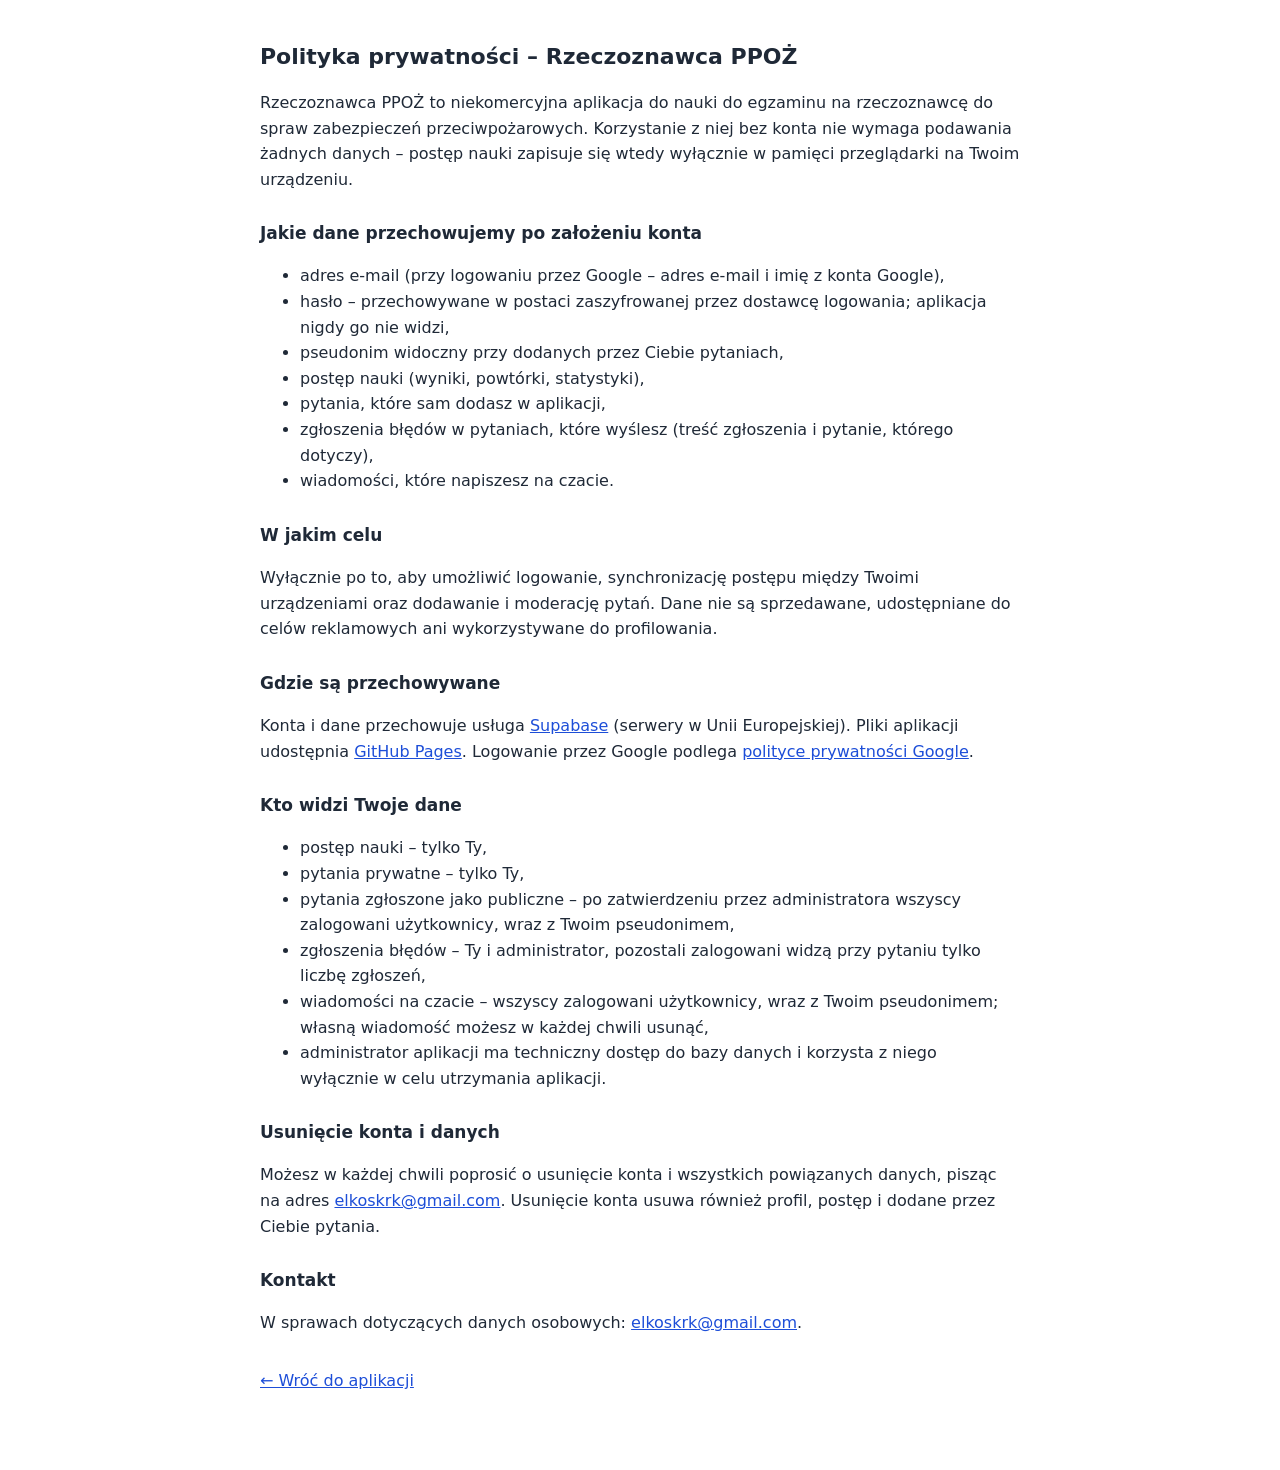
<file: prywatnosc.html>
<!DOCTYPE html>
<html lang="pl">
<head>
<meta charset="utf-8">
<meta name="viewport" content="width=device-width, initial-scale=1">
<title>Polityka prywatności – Rzeczoznawca PPOŻ</title>
<style>
  body { font-family: system-ui, -apple-system, "Segoe UI", Roboto, Arial, sans-serif;
         max-width: 760px; margin: 0 auto; padding: 24px 16px 60px; line-height: 1.6;
         color: #1f2937; background: #fff; }
  h1 { font-size: 22px; } h2 { font-size: 17px; margin-top: 28px; }
  a { color: #1d4ed8; }
  @media (prefers-color-scheme: dark) { body { background: #0f1115; color: #e6e8ec; } a { color: #60a5fa; } }
</style>
</head>
<body>
<h1>Polityka prywatności – Rzeczoznawca PPOŻ</h1>
<p>Rzeczoznawca PPOŻ to niekomercyjna aplikacja do nauki do egzaminu na rzeczoznawcę do spraw
zabezpieczeń przeciwpożarowych. Korzystanie z niej bez konta nie wymaga podawania żadnych danych –
postęp nauki zapisuje się wtedy wyłącznie w pamięci przeglądarki na Twoim urządzeniu.</p>

<h2>Jakie dane przechowujemy po założeniu konta</h2>
<ul>
  <li>adres e-mail (przy logowaniu przez Google – adres e-mail i imię z konta Google),</li>
  <li>hasło – przechowywane w postaci zaszyfrowanej przez dostawcę logowania; aplikacja nigdy go nie widzi,</li>
  <li>pseudonim widoczny przy dodanych przez Ciebie pytaniach,</li>
  <li>postęp nauki (wyniki, powtórki, statystyki),</li>
  <li>pytania, które sam dodasz w aplikacji,</li>
  <li>zgłoszenia błędów w pytaniach, które wyślesz (treść zgłoszenia i pytanie, którego dotyczy),</li>
  <li>wiadomości, które napiszesz na czacie.</li>
</ul>

<h2>W jakim celu</h2>
<p>Wyłącznie po to, aby umożliwić logowanie, synchronizację postępu między Twoimi urządzeniami
oraz dodawanie i moderację pytań. Dane nie są sprzedawane, udostępniane do celów reklamowych
ani wykorzystywane do profilowania.</p>

<h2>Gdzie są przechowywane</h2>
<p>Konta i dane przechowuje usługa <a href="https://supabase.com/privacy" target="_blank" rel="noopener">Supabase</a>
(serwery w Unii Europejskiej). Pliki aplikacji udostępnia
<a href="https://docs.github.com/site-policy/privacy-policies/github-general-privacy-statement" target="_blank" rel="noopener">GitHub Pages</a>.
Logowanie przez Google podlega <a href="https://policies.google.com/privacy" target="_blank" rel="noopener">polityce prywatności Google</a>.</p>

<h2>Kto widzi Twoje dane</h2>
<ul>
  <li>postęp nauki – tylko Ty,</li>
  <li>pytania prywatne – tylko Ty,</li>
  <li>pytania zgłoszone jako publiczne – po zatwierdzeniu przez administratora wszyscy zalogowani użytkownicy, wraz z Twoim pseudonimem,</li>
  <li>zgłoszenia błędów – Ty i administrator, pozostali zalogowani widzą przy pytaniu tylko liczbę zgłoszeń,</li>
  <li>wiadomości na czacie – wszyscy zalogowani użytkownicy, wraz z Twoim pseudonimem; własną wiadomość możesz w każdej chwili usunąć,</li>
  <li>administrator aplikacji ma techniczny dostęp do bazy danych i korzysta z niego wyłącznie w celu utrzymania aplikacji.</li>
</ul>

<h2>Usunięcie konta i danych</h2>
<p>Możesz w każdej chwili poprosić o usunięcie konta i wszystkich powiązanych danych, pisząc na adres
<a href="mailto:elkoskrk@gmail.com">elkoskrk@gmail.com</a>. Usunięcie konta usuwa również profil, postęp i dodane przez Ciebie pytania.</p>

<h2>Kontakt</h2>
<p>W sprawach dotyczących danych osobowych: <a href="mailto:elkoskrk@gmail.com">elkoskrk@gmail.com</a>.</p>

<p style="margin-top:32px"><a href="./">← Wróć do aplikacji</a></p>
</body>
</html>
</file>
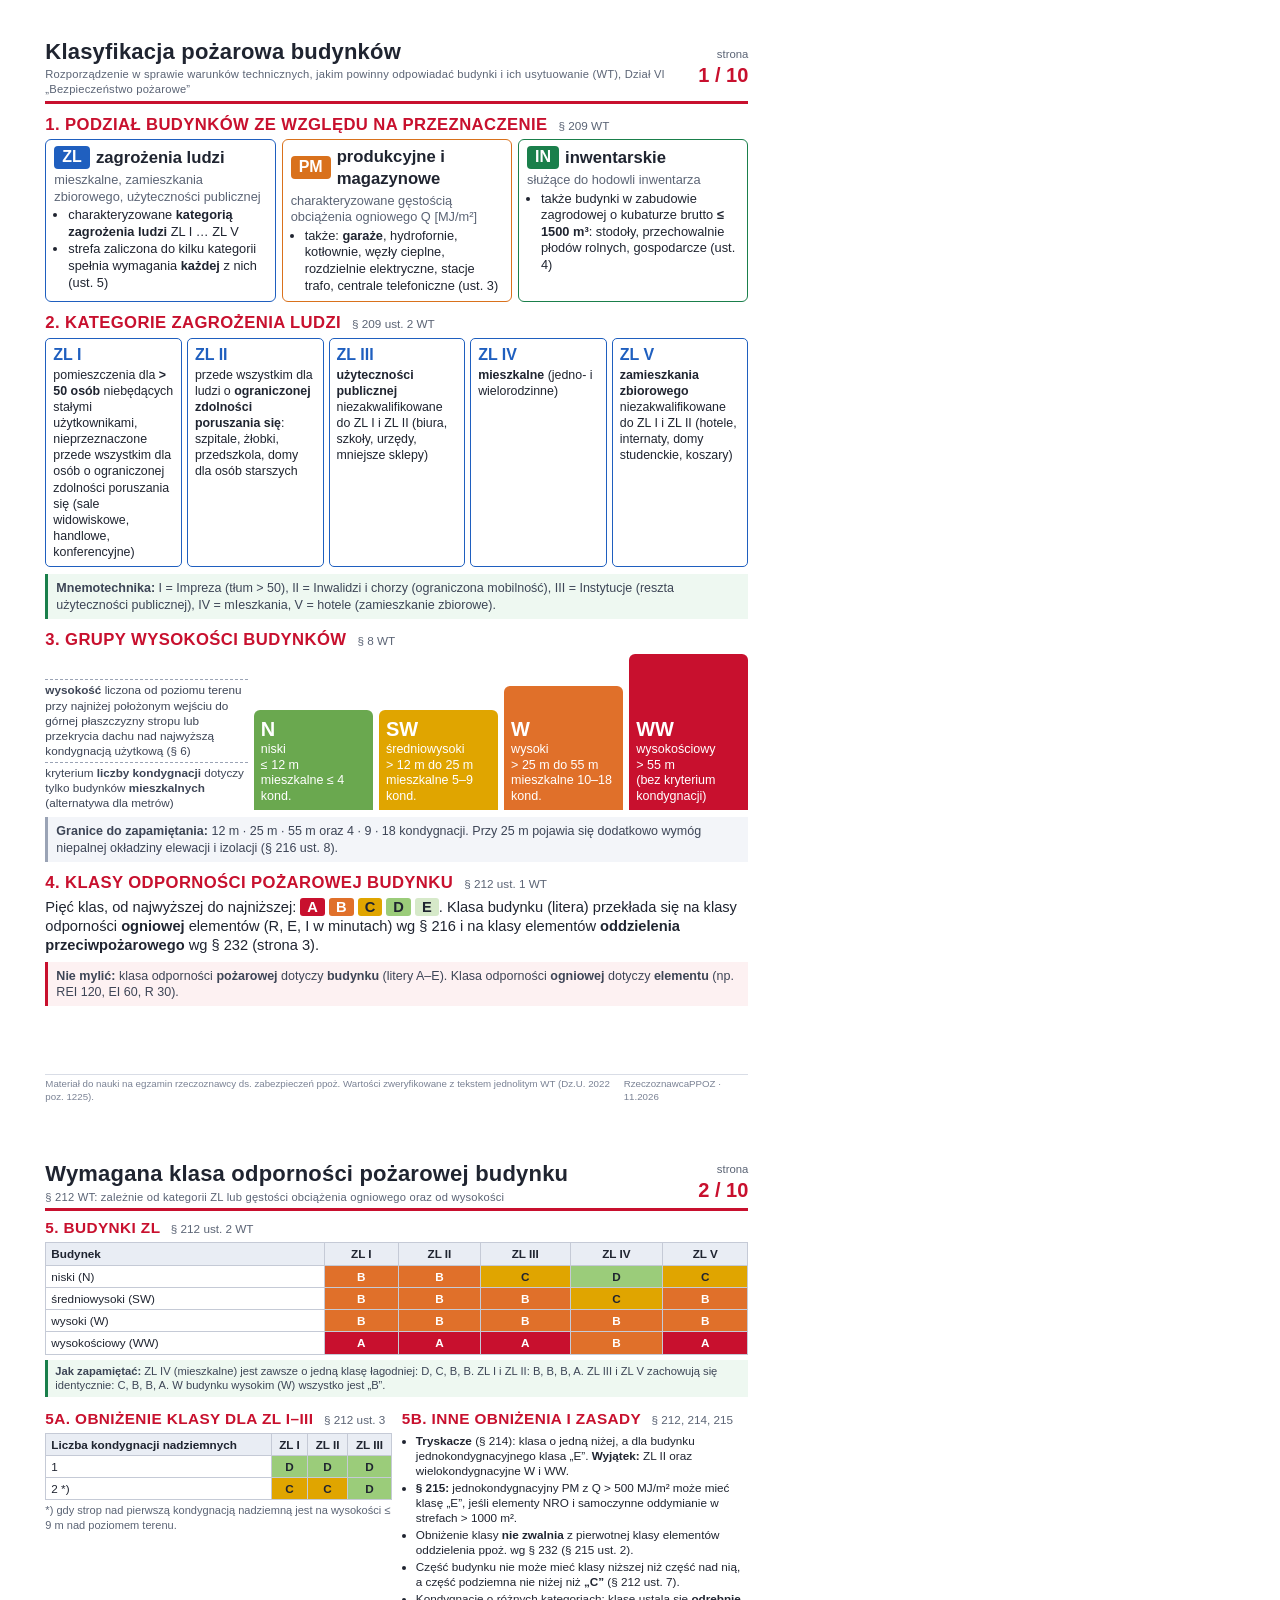
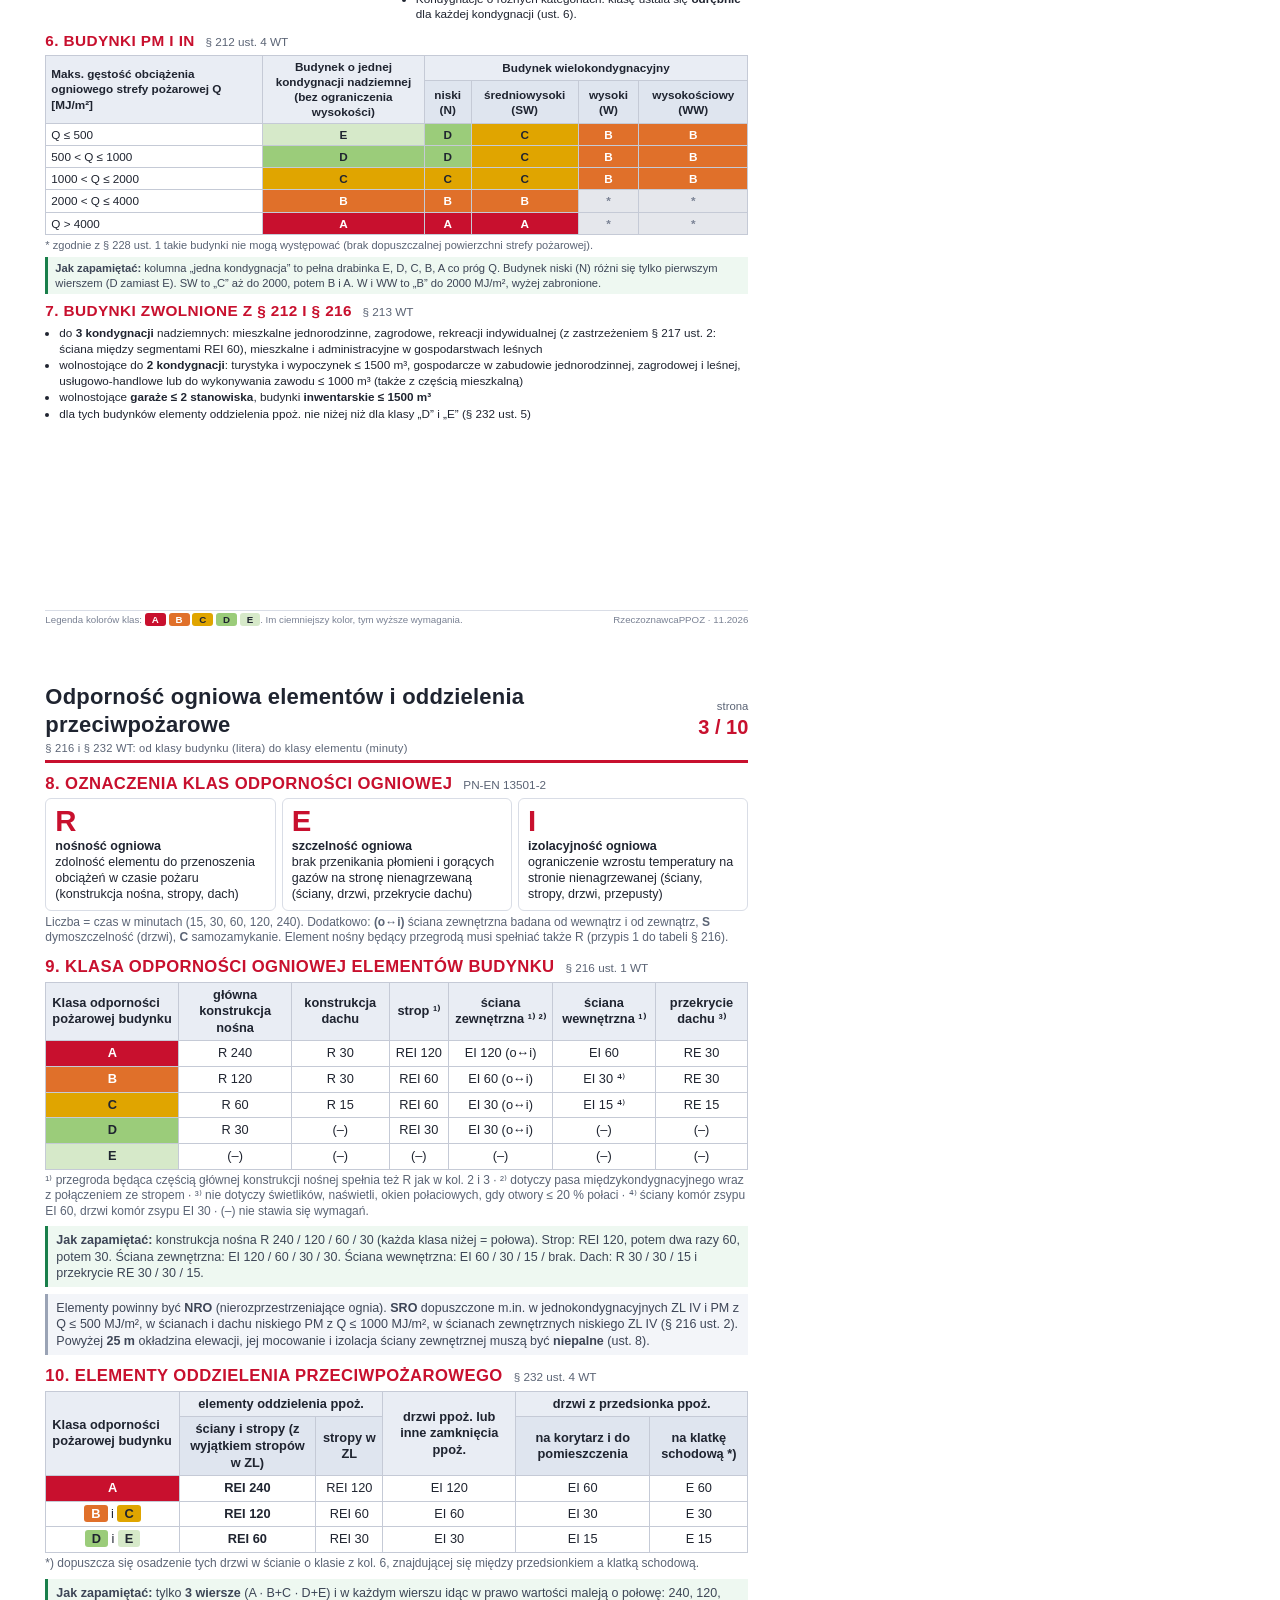
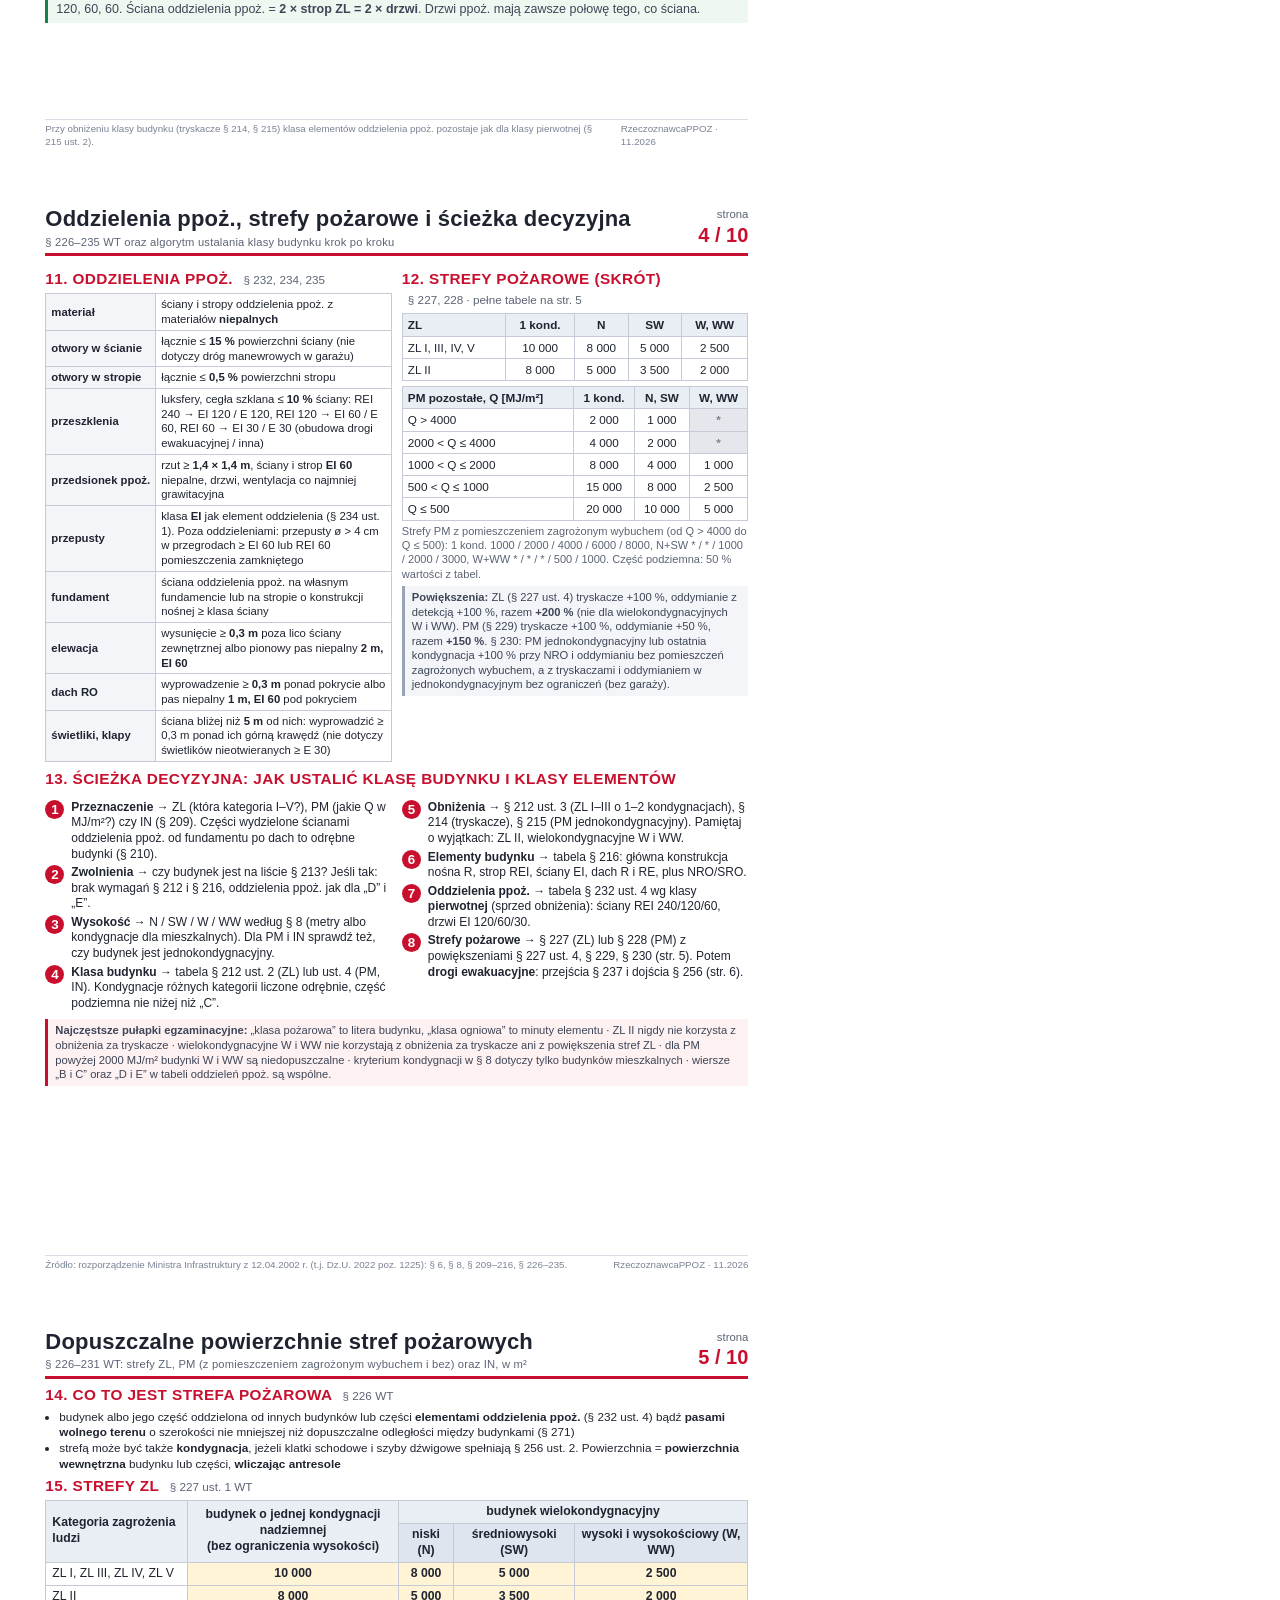
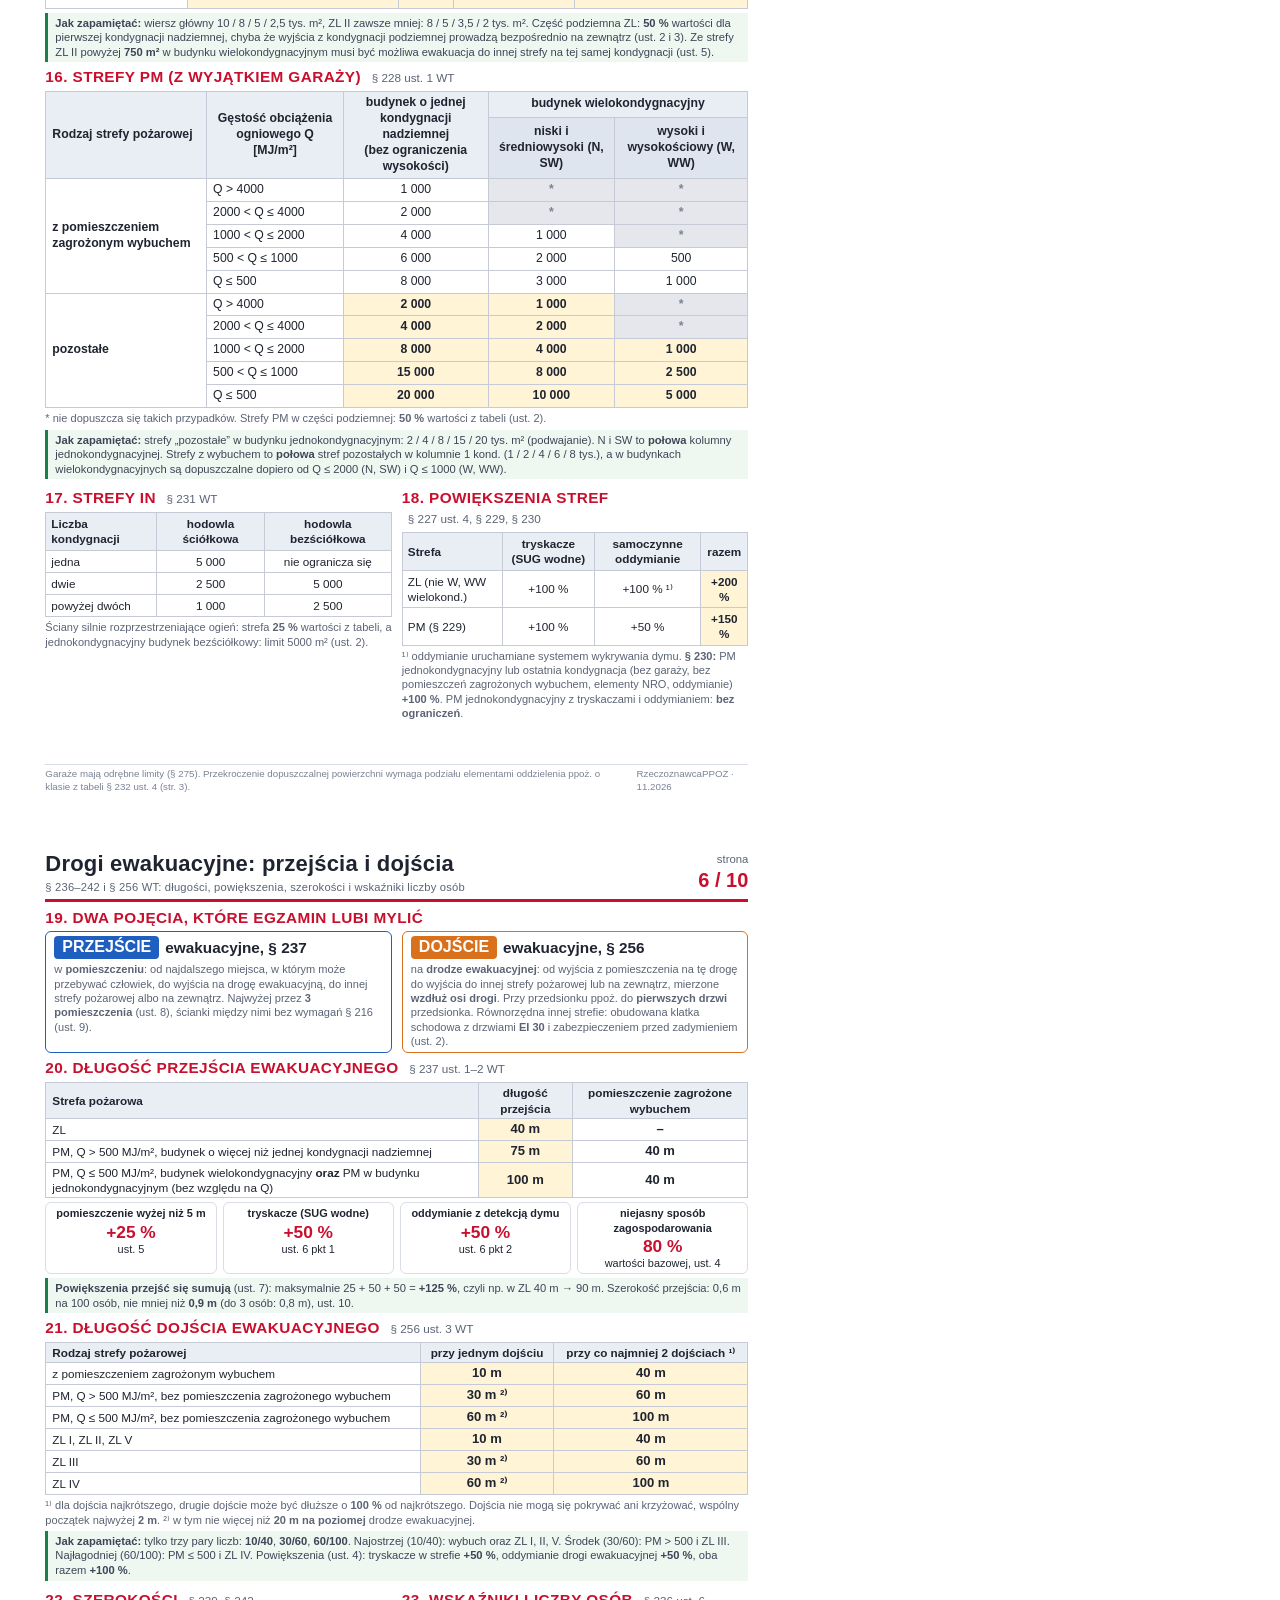
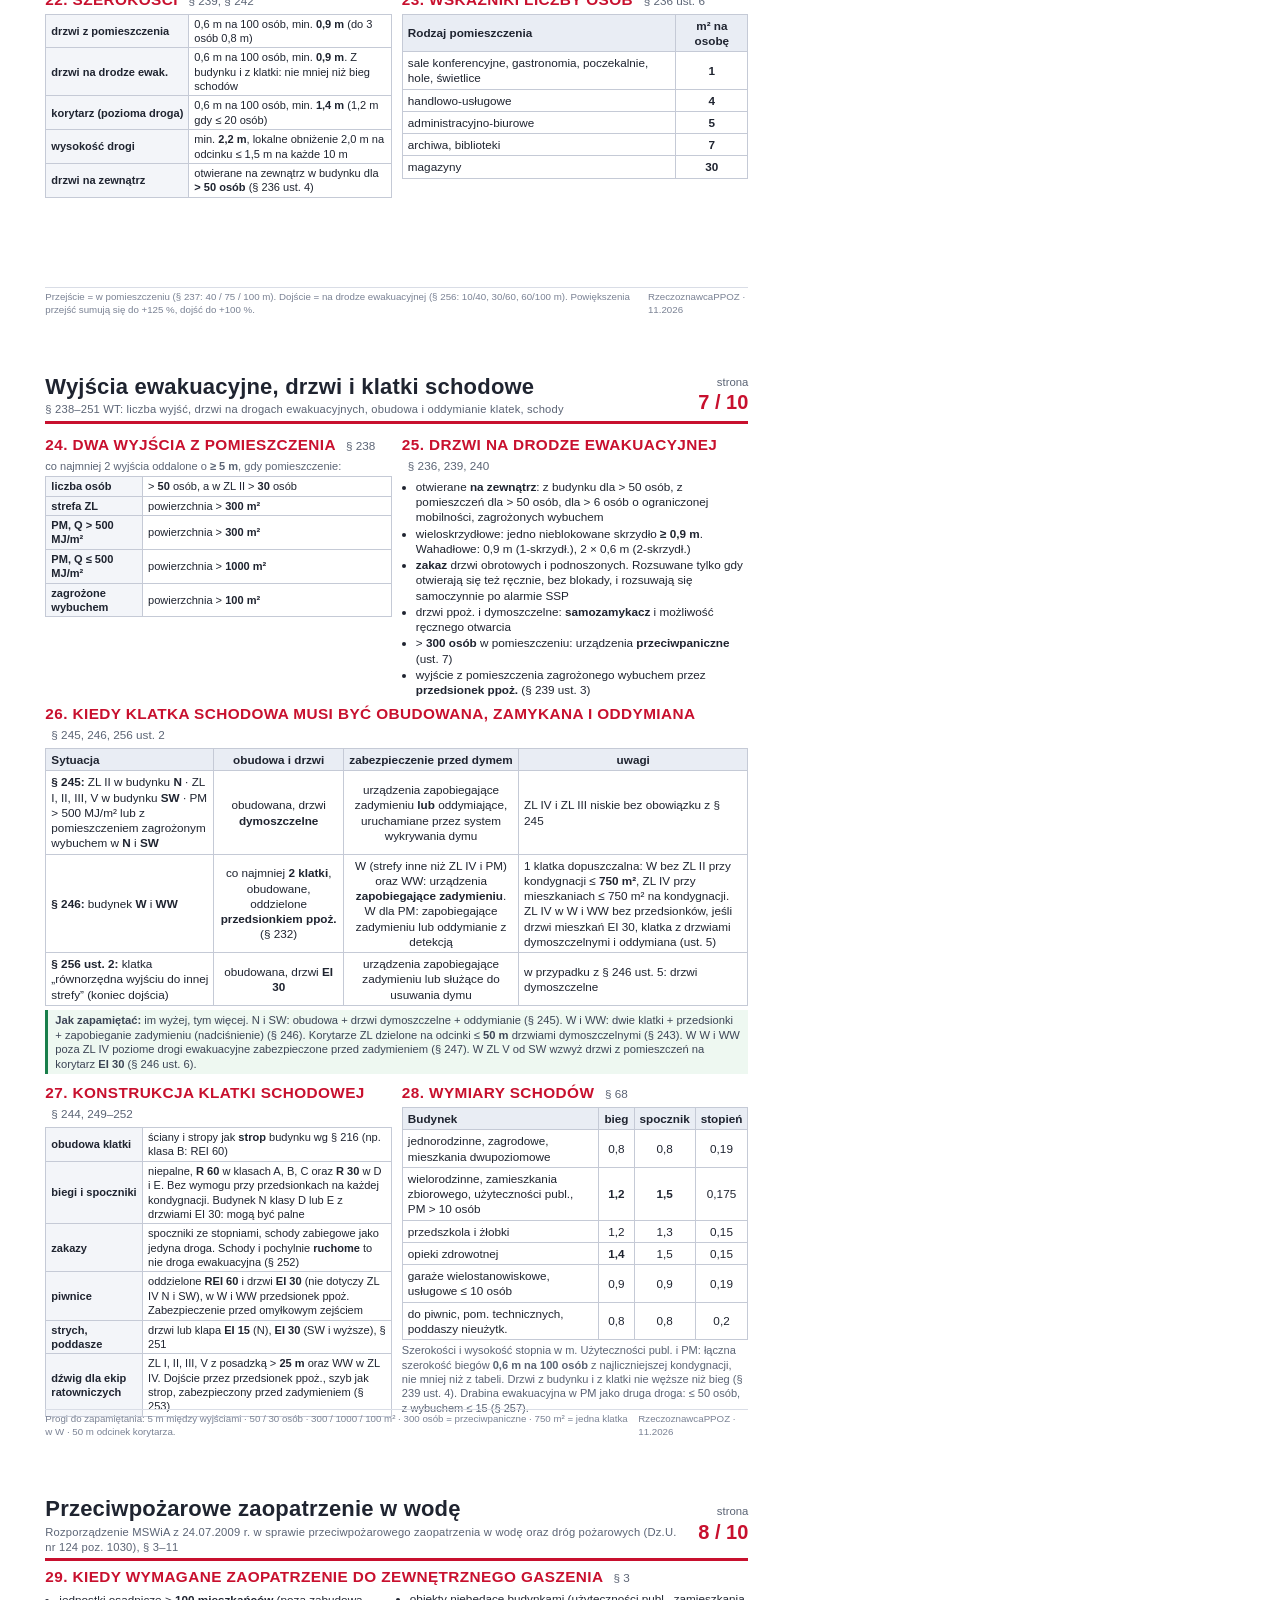
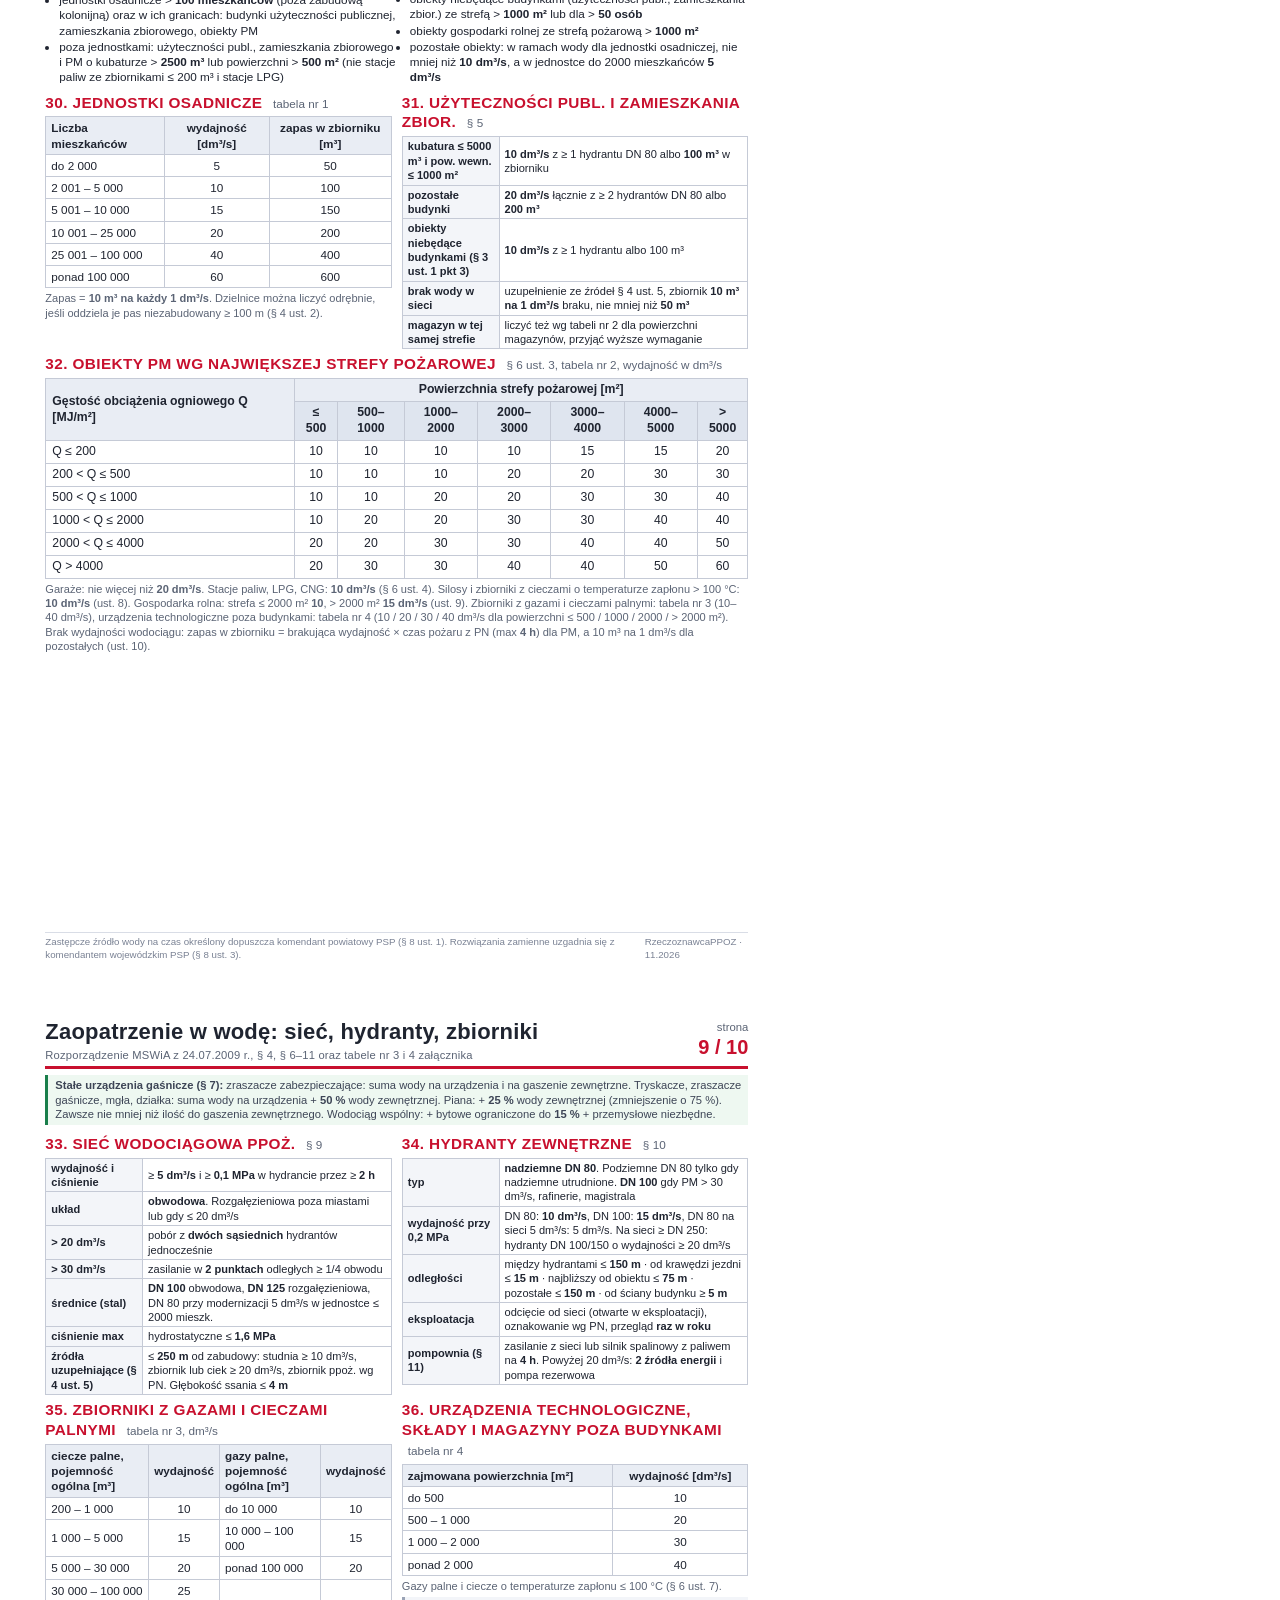
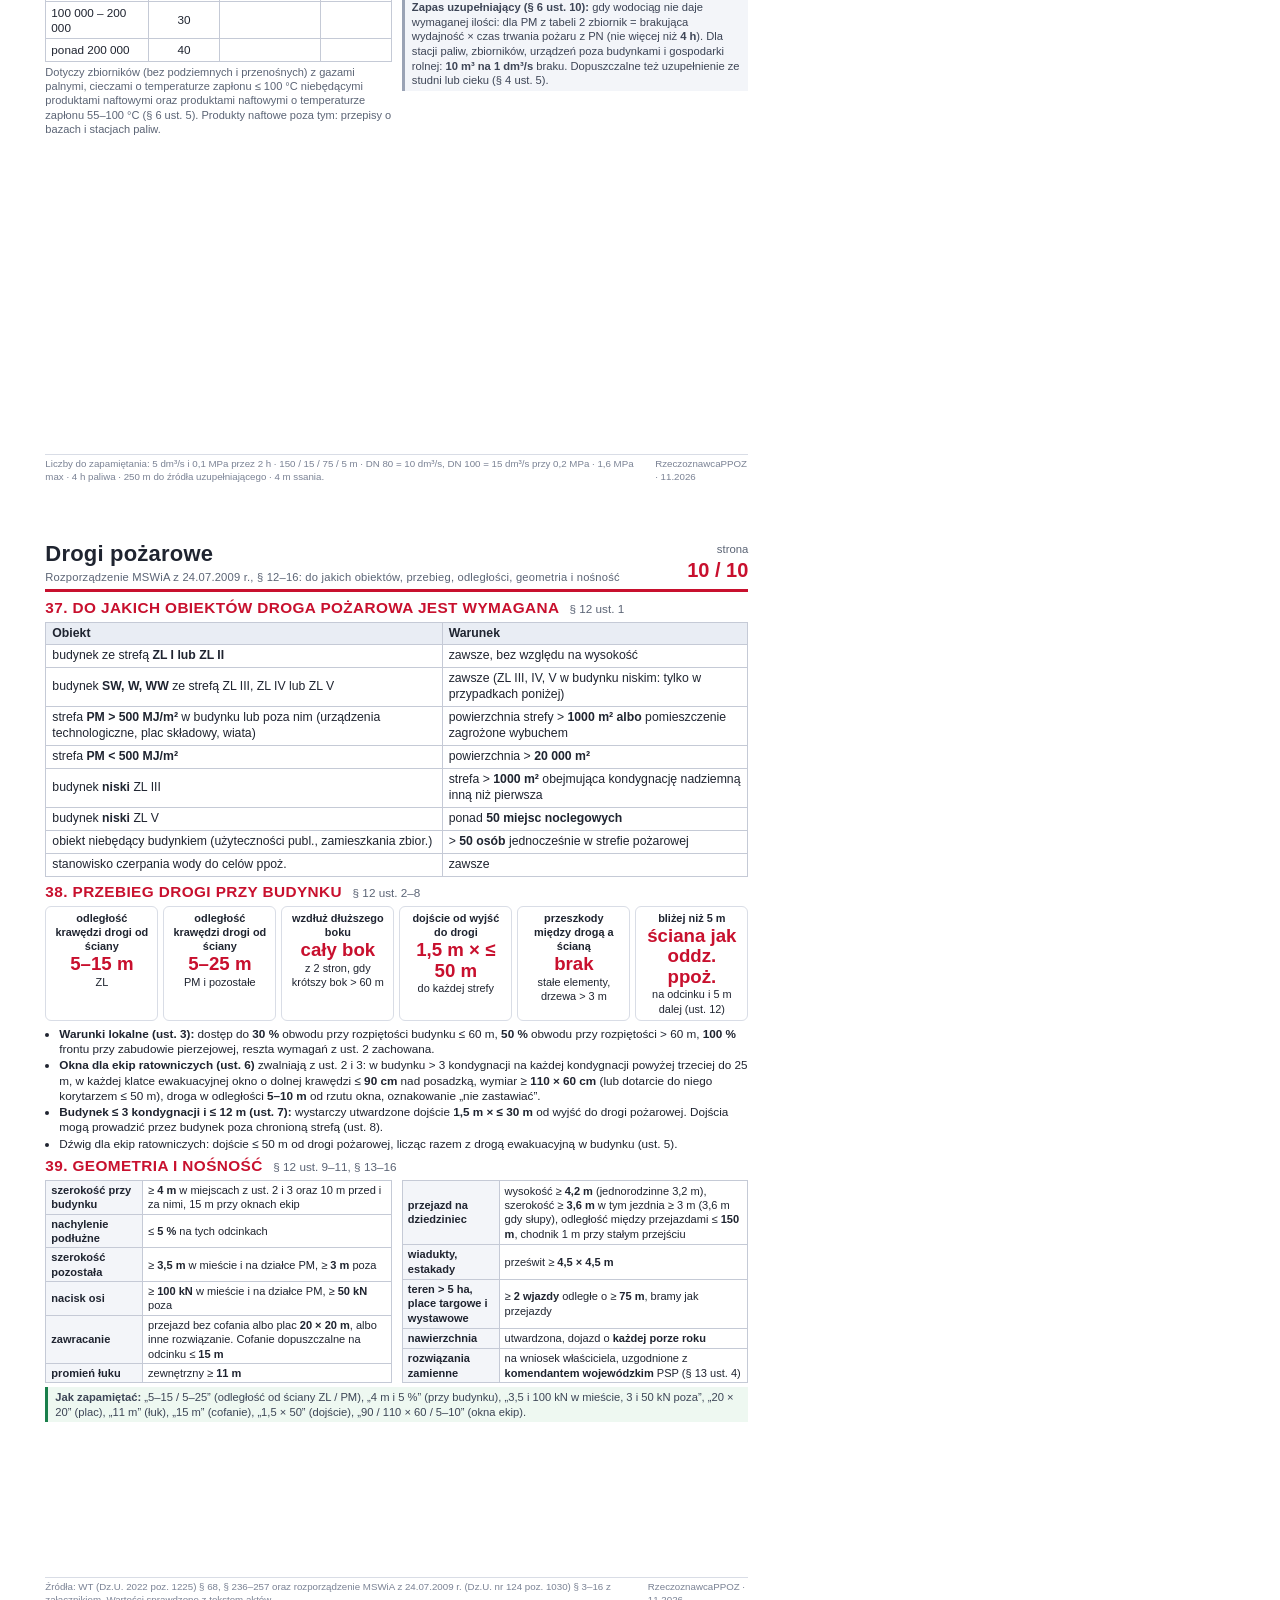
<file: materialy/infografika_klasyfikacja_pozarowa.html>
<!DOCTYPE html>
<html lang="pl">
<head>
<meta charset="utf-8">
<title>Klasyfikacja pożarowa, ewakuacja, woda i drogi pożarowe – infografika</title>
<style>
  @page { size: A4; margin: 0; }
  * { box-sizing: border-box; }
  html, body { margin: 0; padding: 0; background: #fff; }
  body { font-family: "Segoe UI", Arial, Helvetica, sans-serif; color: #1f2430; font-size: 10.5pt; line-height: 1.3; -webkit-print-color-adjust: exact; print-color-adjust: exact; }
  .page { width: 210mm; height: 297mm; padding: 10mm 12mm 12mm 12mm; page-break-after: always; position: relative; overflow: hidden; }
  .page:last-child { page-break-after: auto; }

  .hdr { display: flex; align-items: center; justify-content: space-between; border-bottom: 3px solid #c8102e; padding-bottom: 4px; margin-bottom: 6px; }
  .hdr h1 { margin: 0; font-size: 16.5pt; letter-spacing: .2px; }
  .hdr h1 small { display: block; font-size: 8.4pt; font-weight: 500; color: #5b6475; margin-top: 1px; }
  .hdr .no { font-size: 8.5pt; color: #5b6475; text-align: right; white-space: nowrap; margin-left: 10px; }
  .hdr .no b { display: block; font-size: 15pt; color: #c8102e; }
  .foot { position: absolute; bottom: 5mm; left: 12mm; right: 12mm; font-size: 7.3pt; color: #7a8294; border-top: 1px solid #d9dde6; padding-top: 3px; display: flex; justify-content: space-between; gap: 10px; }

  h2 { font-size: 11.5pt; margin: 7px 0 4px; color: #c8102e; text-transform: uppercase; letter-spacing: .4px; }
  h2 .par { font-weight: 500; color: #5b6475; text-transform: none; letter-spacing: 0; font-size: 8.8pt; margin-left: 6px; }
  p { margin: 3px 0; }
  .note { font-size: 8.4pt; color: #3d4556; background: #f3f5f9; border-left: 3px solid #9aa3b5; padding: 4px 7px; margin: 5px 0; }
  .warn { border-left-color: #c8102e; background: #fdf1f2; }
  .tip  { border-left-color: #1a7f4b; background: #eef8f1; }
  .grid { display: grid; gap: 6px; }
  .g3 { grid-template-columns: repeat(3, 1fr); }

  .card { border: 1.5px solid #d9dde6; border-radius: 6px; padding: 6px 8px; }
  .card h3 { margin: 0 0 3px; font-size: 11.5pt; display: flex; align-items: center; gap: 6px; }
  .card h3 .tag { display: inline-block; padding: 1px 8px; border-radius: 4px; color: #fff; font-size: 12pt; font-weight: 800; }
  .card ul { margin: 2px 0 0 0; padding-left: 14px; font-size: 8.8pt; }
  .card li { margin: 1px 0; }
  .zl { border-color: #1f5fbf; } .zl .tag { background: #1f5fbf; }
  .pm { border-color: #d9711c; } .pm .tag { background: #d9711c; }
  .in { border-color: #1a7f4b; } .in .tag { background: #1a7f4b; }
  .sub { font-size: 8.3pt; color: #5b6475; }

  .zlcat { display: grid; grid-template-columns: repeat(5, 1fr); gap: 5px; margin-top: 4px; }
  .zlcat div { border: 1.5px solid #1f5fbf; border-radius: 5px; padding: 4px 6px; font-size: 8.3pt; }
  .zlcat b { display: block; font-size: 11pt; color: #1f5fbf; margin-bottom: 1px; }
  .zlcat div b.inl { display: inline; font-size: inherit; color: inherit; }

  .heights { display: grid; grid-template-columns: 1.7fr 1fr 1fr 1fr 1fr; gap: 6px; align-items: end; margin-top: 4px; }
  .hb { border-radius: 6px 6px 0 0; color: #fff; padding: 6px 7px; display: flex; flex-direction: column; justify-content: flex-end; }
  .hb b { font-size: 15pt; }
  .hb span { font-size: 8.4pt; line-height: 1.25; }
  .hN  { background: #6aa84f; min-height: 52px; }
  .hSW { background: #e0a500; min-height: 78px; }
  .hW  { background: #e0702a; min-height: 106px; }
  .hWW { background: #c8102e; min-height: 134px; }
  .hlab { font-size: 8.3pt; color: #3d4556; align-self: stretch; display: flex; flex-direction: column; justify-content: flex-end; gap: 3px; }
  .hlab div { border-top: 1px dashed #9aa3b5; padding-top: 2px; }

  table { border-collapse: collapse; width: 100%; font-size: 8.8pt; }
  th, td { border: 1px solid #c5cad6; padding: 3px 5px; text-align: center; vertical-align: middle; }
  th { background: #e9edf4; font-weight: 700; }
  td.l, th.l { text-align: left; }
  tr.sep th { background: #dfe5ef; }
  .cA { background: #c8102e; color: #fff; font-weight: 800; }
  .cB { background: #e0702a; color: #fff; font-weight: 800; }
  .cC { background: #e0a500; color: #1f2430; font-weight: 800; }
  .cD { background: #9bcc7a; color: #1f2430; font-weight: 800; }
  .cE { background: #d6e9c9; color: #1f2430; font-weight: 800; }
  .cX { background: #e5e7ec; color: #7a8294; font-weight: 700; }
  .pill { padding: 1px 7px; border-radius: 3px; }

  .rei { display: grid; grid-template-columns: repeat(3,1fr); gap: 6px; margin: 4px 0; }
  .rei div { border: 1.5px solid #d9dde6; border-radius: 6px; padding: 5px 8px; font-size: 8.4pt; }
  .rei b { font-size: 19pt; color: #c8102e; display: block; line-height: 1; margin-bottom: 2px; }
  .rei i { display: block; font-style: normal; font-weight: 700; }

  .two { display: grid; grid-template-columns: 1fr 1fr; gap: 10px; }
  .steps { counter-reset: s; margin: 4px 0 0; padding: 0; list-style: none; }
  .steps li { counter-increment: s; position: relative; padding-left: 26px; margin: 3px 0; font-size: 9pt; }
  .steps li::before { content: counter(s); position: absolute; left: 0; top: 0; width: 19px; height: 19px; border-radius: 50%; background: #c8102e; color: #fff; font-weight: 800; font-size: 10pt; text-align: center; line-height: 19px; }
  .kv { font-size: 8.5pt; }
  .kv td { text-align: left; }
  .kv td:first-child { font-weight: 700; white-space: nowrap; background: #f3f5f9; }
  ul.plain { margin: 2px 0; padding-left: 14px; font-size: 8.8pt; }
  ul.plain li { margin: 1.5px 0; }

  .roomy h2 { font-size: 12.5pt; margin-top: 10px; }
  .roomy p { font-size: 11pt; }
  .roomy .note { font-size: 9.4pt; padding: 6px 8px; margin: 7px 0; }
  .roomy .card ul, .roomy .card .sub { font-size: 9.6pt; }
  .roomy .card h3 { font-size: 12.5pt; }
  .roomy .zlcat div { font-size: 9.3pt; padding: 6px 7px; }
  .roomy .zlcat b { font-size: 12pt; }
  .roomy .hlab { font-size: 8.8pt; }
  .roomy .hb span { font-size: 9.4pt; }
  .roomy .hN { min-height: 62px; } .roomy .hSW { min-height: 92px; } .roomy .hW { min-height: 124px; } .roomy .hWW { min-height: 156px; }
  .roomy table { font-size: 9.6pt; }
  .roomy th, .roomy td { padding: 4px 6px; }
  .roomy .sub { font-size: 9pt; }
  .roomy .rei div { font-size: 9.4pt; padding: 7px 9px; }
  .roomy .rei b { font-size: 22pt; }
  table.nw td { white-space: nowrap; }
  h2 .par { white-space: nowrap; }

  .big td, .big th { padding: 3px 6px; font-size: 9.2pt; }
  .tight .card ul { display: none; }
  .tight .card { padding: 4px 8px; }
  .tight .cards2 b { font-size: 13pt; }
  .tight .cards2 div { padding: 3px 6px; font-size: 8.2pt; }
  .tight h2 { margin-top: 5px; }
  .tight .note { margin: 4px 0; padding: 3px 7px; }
  .tight table.lens td, .tight table.lens th { padding: 2px 6px; font-size: 8.8pt; }
  .tight .lens td:nth-child(2), .tight .lens td:nth-child(3) { font-size: 9.8pt; }
  .hi { background: #fff4d6; font-weight: 700; }
  .cards2 { display: grid; grid-template-columns: repeat(4,1fr); gap: 6px; margin-top: 4px; }
  .cards2 div { border: 1.5px solid #d9dde6; border-radius: 6px; padding: 5px 7px; font-size: 8.6pt; text-align: center; }
  .cards2 b { display: block; font-size: 17pt; color: #c8102e; line-height: 1.1; }
  .cards2 i { display: block; font-style: normal; font-weight: 700; margin-bottom: 2px; }
  .lens td:nth-child(2), .lens td:nth-child(3) { font-weight: 700; font-size: 10.5pt; }

  .list2 { columns: 2; column-gap: 12px; }
  .list2 li { break-inside: avoid; }
  .kv2 td:first-child { width: 28%; white-space: normal; }
  .tight .kv { font-size: 8.3pt; }
  .tight .kv td { padding: 2px 5px; }
  .tight ul.plain li { margin: 1px 0; }
  .road { display: grid; grid-template-columns: repeat(6,1fr); gap: 5px; margin-top: 4px; }
  .road div { border: 1.5px solid #d9dde6; border-radius: 6px; padding: 4px 6px; font-size: 8.2pt; text-align: center; }
  .road b { display: block; font-size: 14pt; color: #c8102e; line-height: 1.1; }
  .road i { display: block; font-style: normal; font-weight: 700; margin-bottom: 1px; }
</style>
</head>
<body>

<!-- ================= STRONA 1 ================= -->
<div class="page roomy">
  <div class="hdr">
    <h1>Klasyfikacja pożarowa budynków<small>Rozporządzenie w sprawie warunków technicznych, jakim powinny odpowiadać budynki i ich usytuowanie (WT), Dział VI „Bezpieczeństwo pożarowe”</small></h1>
    <div class="no">strona<b>1 / 10</b></div>
  </div>

  <h2>1. Podział budynków ze względu na przeznaczenie <span class="par">§ 209 WT</span></h2>
  <div class="grid g3">
    <div class="card zl">
      <h3><span class="tag">ZL</span> zagrożenia ludzi</h3>
      <div class="sub">mieszkalne, zamieszkania zbiorowego, użyteczności publicznej</div>
      <ul>
        <li>charakteryzowane <b>kategorią zagrożenia ludzi</b> ZL I … ZL V</li>
        <li>strefa zaliczona do kilku kategorii spełnia wymagania <b>każdej</b> z nich (ust. 5)</li>
      </ul>
    </div>
    <div class="card pm">
      <h3><span class="tag">PM</span> produkcyjne i magazynowe</h3>
      <div class="sub">charakteryzowane gęstością obciążenia ogniowego Q [MJ/m²]</div>
      <ul>
        <li>także: <b>garaże</b>, hydrofornie, kotłownie, węzły cieplne, rozdzielnie elektryczne, stacje trafo, centrale telefoniczne (ust. 3)</li>
      </ul>
    </div>
    <div class="card in">
      <h3><span class="tag">IN</span> inwentarskie</h3>
      <div class="sub">służące do hodowli inwentarza</div>
      <ul>
        <li>także budynki w zabudowie zagrodowej o kubaturze brutto <b>≤ 1500 m³</b>: stodoły, przechowalnie płodów rolnych, gospodarcze (ust. 4)</li>
      </ul>
    </div>
  </div>

  <h2>2. Kategorie zagrożenia ludzi <span class="par">§ 209 ust. 2 WT</span></h2>
  <div class="zlcat">
    <div><b>ZL I</b>pomieszczenia dla <b class="inl">&gt; 50 osób</b> niebędących stałymi użytkownikami, nieprzeznaczone przede wszystkim dla osób o ograniczonej zdolności poruszania się (sale widowiskowe, handlowe, konferencyjne)</div>
    <div><b>ZL II</b>przede wszystkim dla ludzi o <b class="inl">ograniczonej zdolności poruszania się</b>: szpitale, żłobki, przedszkola, domy dla osób starszych</div>
    <div><b>ZL III</b><b class="inl">użyteczności publicznej</b> niezakwalifikowane do ZL I i ZL II (biura, szkoły, urzędy, mniejsze sklepy)</div>
    <div><b>ZL IV</b><b class="inl">mieszkalne</b> (jedno- i wielorodzinne)</div>
    <div><b>ZL V</b><b class="inl">zamieszkania zbiorowego</b> niezakwalifikowane do ZL I i ZL II (hotele, internaty, domy studenckie, koszary)</div>
  </div>
  <div class="note tip"><b>Mnemotechnika:</b> I = Impreza (tłum &gt; 50), II = Inwalidzi i chorzy (ograniczona mobilność), III = Instytucje (reszta użyteczności publicznej), IV = mIeszkania, V = hotele (zamieszkanie zbiorowe).</div>

  <h2>3. Grupy wysokości budynków <span class="par">§ 8 WT</span></h2>
  <div class="heights">
    <div class="hlab">
      <div><b>wysokość</b> liczona od poziomu terenu przy najniżej położonym wejściu do górnej płaszczyzny stropu lub przekrycia dachu nad najwyższą kondygnacją użytkową (§ 6)</div>
      <div>kryterium <b>liczby kondygnacji</b> dotyczy tylko budynków <b>mieszkalnych</b> (alternatywa dla metrów)</div>
    </div>
    <div class="hb hN"><b>N</b><span>niski<br>≤ 12 m<br>mieszkalne ≤ 4 kond.</span></div>
    <div class="hb hSW"><b>SW</b><span>średniowysoki<br>&gt; 12 m do 25 m<br>mieszkalne 5–9 kond.</span></div>
    <div class="hb hW"><b>W</b><span>wysoki<br>&gt; 25 m do 55 m<br>mieszkalne 10–18 kond.</span></div>
    <div class="hb hWW"><b>WW</b><span>wysokościowy<br>&gt; 55 m<br>(bez kryterium kondygnacji)</span></div>
  </div>
  <div class="note"><b>Granice do zapamiętania:</b> 12 m · 25 m · 55 m oraz 4 · 9 · 18 kondygnacji. Przy 25 m pojawia się dodatkowo wymóg niepalnej okładziny elewacji i izolacji (§ 216 ust. 8).</div>

  <h2>4. Klasy odporności pożarowej budynku <span class="par">§ 212 ust. 1 WT</span></h2>
  <p>Pięć klas, od najwyższej do najniższej: <span class="cA pill">A</span> <span class="cB pill">B</span> <span class="cC pill">C</span> <span class="cD pill">D</span> <span class="cE pill">E</span>. Klasa budynku (litera) przekłada się na klasy odporności <b>ogniowej</b> elementów (R, E, I w minutach) wg § 216 i na klasy elementów <b>oddzielenia przeciwpożarowego</b> wg § 232 (strona 3).</p>
  <div class="note warn"><b>Nie mylić:</b> klasa odporności <b>pożarowej</b> dotyczy <b>budynku</b> (litery A–E). Klasa odporności <b>ogniowej</b> dotyczy <b>elementu</b> (np. REI 120, EI 60, R 30).</div>

  <div class="foot"><span>Materiał do nauki na egzamin rzeczoznawcy ds. zabezpieczeń ppoż. Wartości zweryfikowane z tekstem jednolitym WT (Dz.U. 2022 poz. 1225).</span><span>RzeczoznawcaPPOZ · 11.2026</span></div>
</div>

<!-- ================= STRONA 2 ================= -->
<div class="page">
  <div class="hdr">
    <h1>Wymagana klasa odporności pożarowej budynku<small>§ 212 WT: zależnie od kategorii ZL lub gęstości obciążenia ogniowego oraz od wysokości</small></h1>
    <div class="no">strona<b>2 / 10</b></div>
  </div>

  <h2>5. Budynki ZL <span class="par">§ 212 ust. 2 WT</span></h2>
  <table>
    <tr><th class="l">Budynek</th><th>ZL I</th><th>ZL II</th><th>ZL III</th><th>ZL IV</th><th>ZL V</th></tr>
    <tr><td class="l">niski (N)</td><td class="cB">B</td><td class="cB">B</td><td class="cC">C</td><td class="cD">D</td><td class="cC">C</td></tr>
    <tr><td class="l">średniowysoki (SW)</td><td class="cB">B</td><td class="cB">B</td><td class="cB">B</td><td class="cC">C</td><td class="cB">B</td></tr>
    <tr><td class="l">wysoki (W)</td><td class="cB">B</td><td class="cB">B</td><td class="cB">B</td><td class="cB">B</td><td class="cB">B</td></tr>
    <tr><td class="l">wysokościowy (WW)</td><td class="cA">A</td><td class="cA">A</td><td class="cA">A</td><td class="cB">B</td><td class="cA">A</td></tr>
  </table>
  <div class="note tip"><b>Jak zapamiętać:</b> ZL IV (mieszkalne) jest zawsze o jedną klasę łagodniej: D, C, B, B. ZL I i ZL II: B, B, B, A. ZL III i ZL V zachowują się identycznie: C, B, B, A. W budynku wysokim (W) wszystko jest „B”.</div>

  <div class="two">
    <div>
      <h2>5a. Obniżenie klasy dla ZL I–III <span class="par">§ 212 ust. 3</span></h2>
      <table>
        <tr><th class="l">Liczba kondygnacji nadziemnych</th><th>ZL I</th><th>ZL II</th><th>ZL III</th></tr>
        <tr><td class="l">1</td><td class="cD">D</td><td class="cD">D</td><td class="cD">D</td></tr>
        <tr><td class="l">2 *)</td><td class="cC">C</td><td class="cC">C</td><td class="cD">D</td></tr>
      </table>
      <p class="sub">*) gdy strop nad pierwszą kondygnacją nadziemną jest na wysokości ≤ 9 m nad poziomem terenu.</p>
    </div>
    <div>
      <h2>5b. Inne obniżenia i zasady <span class="par">§ 212, 214, 215</span></h2>
      <ul class="plain">
        <li><b>Tryskacze</b> (§ 214): klasa o jedną niżej, a dla budynku jednokondygnacyjnego klasa „E”. <b>Wyjątek:</b> ZL II oraz wielokondygnacyjne W i WW.</li>
        <li><b>§ 215:</b> jednokondygnacyjny PM z Q &gt; 500 MJ/m² może mieć klasę „E”, jeśli elementy NRO i samoczynne oddymianie w strefach &gt; 1000 m².</li>
        <li>Obniżenie klasy <b>nie zwalnia</b> z pierwotnej klasy elementów oddzielenia ppoż. wg § 232 (§ 215 ust. 2).</li>
        <li>Część budynku nie może mieć klasy niższej niż część nad nią, a część podziemna nie niżej niż <b>„C”</b> (§ 212 ust. 7).</li>
        <li>Kondygnacje o różnych kategoriach: klasę ustala się <b>odrębnie</b> dla każdej kondygnacji (ust. 6).</li>
      </ul>
    </div>
  </div>

  <h2>6. Budynki PM i IN <span class="par">§ 212 ust. 4 WT</span></h2>
  <table>
    <tr><th class="l" rowspan="2">Maks. gęstość obciążenia ogniowego strefy pożarowej Q [MJ/m²]</th><th rowspan="2">Budynek o jednej kondygnacji nadziemnej<br>(bez ograniczenia wysokości)</th><th colspan="4">Budynek wielokondygnacyjny</th></tr>
    <tr class="sep"><th>niski (N)</th><th>średniowysoki (SW)</th><th>wysoki (W)</th><th>wysokościowy (WW)</th></tr>
    <tr><td class="l">Q ≤ 500</td><td class="cE">E</td><td class="cD">D</td><td class="cC">C</td><td class="cB">B</td><td class="cB">B</td></tr>
    <tr><td class="l">500 &lt; Q ≤ 1000</td><td class="cD">D</td><td class="cD">D</td><td class="cC">C</td><td class="cB">B</td><td class="cB">B</td></tr>
    <tr><td class="l">1000 &lt; Q ≤ 2000</td><td class="cC">C</td><td class="cC">C</td><td class="cC">C</td><td class="cB">B</td><td class="cB">B</td></tr>
    <tr><td class="l">2000 &lt; Q ≤ 4000</td><td class="cB">B</td><td class="cB">B</td><td class="cB">B</td><td class="cX">*</td><td class="cX">*</td></tr>
    <tr><td class="l">Q &gt; 4000</td><td class="cA">A</td><td class="cA">A</td><td class="cA">A</td><td class="cX">*</td><td class="cX">*</td></tr>
  </table>
  <p class="sub">* zgodnie z § 228 ust. 1 takie budynki nie mogą występować (brak dopuszczalnej powierzchni strefy pożarowej).</p>
  <div class="note tip"><b>Jak zapamiętać:</b> kolumna „jedna kondygnacja” to pełna drabinka E, D, C, B, A co próg Q. Budynek niski (N) różni się tylko pierwszym wierszem (D zamiast E). SW to „C” aż do 2000, potem B i A. W i WW to „B” do 2000 MJ/m², wyżej zabronione.</div>

  <h2>7. Budynki zwolnione z § 212 i § 216 <span class="par">§ 213 WT</span></h2>
  <ul class="plain">
    <li>do <b>3 kondygnacji</b> nadziemnych: mieszkalne jednorodzinne, zagrodowe, rekreacji indywidualnej (z zastrzeżeniem § 217 ust. 2: ściana między segmentami REI 60), mieszkalne i administracyjne w gospodarstwach leśnych</li>
    <li>wolnostojące do <b>2 kondygnacji</b>: turystyka i wypoczynek ≤ 1500 m³, gospodarcze w zabudowie jednorodzinnej, zagrodowej i leśnej, usługowo-handlowe lub do wykonywania zawodu ≤ 1000 m³ (także z częścią mieszkalną)</li>
    <li>wolnostojące <b>garaże ≤ 2 stanowiska</b>, budynki <b>inwentarskie ≤ 1500 m³</b></li>
    <li>dla tych budynków elementy oddzielenia ppoż. nie niżej niż dla klasy „D” i „E” (§ 232 ust. 5)</li>
  </ul>

  <div class="foot"><span>Legenda kolorów klas: <span class="cA pill">A</span> <span class="cB pill">B</span> <span class="cC pill">C</span> <span class="cD pill">D</span> <span class="cE pill">E</span>. Im ciemniejszy kolor, tym wyższe wymagania.</span><span>RzeczoznawcaPPOZ · 11.2026</span></div>
</div>

<!-- ================= STRONA 3 ================= -->
<div class="page roomy">
  <div class="hdr">
    <h1>Odporność ogniowa elementów i oddzielenia przeciwpożarowe<small>§ 216 i § 232 WT: od klasy budynku (litera) do klasy elementu (minuty)</small></h1>
    <div class="no">strona<b>3 / 10</b></div>
  </div>

  <h2>8. Oznaczenia klas odporności ogniowej <span class="par">PN-EN 13501-2</span></h2>
  <div class="rei">
    <div><b>R</b><i>nośność ogniowa</i>zdolność elementu do przenoszenia obciążeń w czasie pożaru (konstrukcja nośna, stropy, dach)</div>
    <div><b>E</b><i>szczelność ogniowa</i>brak przenikania płomieni i gorących gazów na stronę nienagrzewaną (ściany, drzwi, przekrycie dachu)</div>
    <div><b>I</b><i>izolacyjność ogniowa</i>ograniczenie wzrostu temperatury na stronie nienagrzewanej (ściany, stropy, drzwi, przepusty)</div>
  </div>
  <p class="sub">Liczba = czas w minutach (15, 30, 60, 120, 240). Dodatkowo: <b>(o↔i)</b> ściana zewnętrzna badana od wewnątrz i od zewnątrz, <b>S</b> dymoszczelność (drzwi), <b>C</b> samozamykanie. Element nośny będący przegrodą musi spełniać także R (przypis 1 do tabeli § 216).</p>

  <h2>9. Klasa odporności ogniowej elementów budynku <span class="par">§ 216 ust. 1 WT</span></h2>
  <table class="nw">
    <tr><th class="l">Klasa odporności pożarowej budynku</th><th>główna konstrukcja nośna</th><th>konstrukcja dachu</th><th>strop ¹⁾</th><th>ściana zewnętrzna ¹⁾ ²⁾</th><th>ściana wewnętrzna ¹⁾</th><th>przekrycie dachu ³⁾</th></tr>
    <tr><td class="cA">A</td><td>R 240</td><td>R 30</td><td>REI 120</td><td>EI 120 (o↔i)</td><td>EI 60</td><td>RE 30</td></tr>
    <tr><td class="cB">B</td><td>R 120</td><td>R 30</td><td>REI 60</td><td>EI 60 (o↔i)</td><td>EI 30 ⁴⁾</td><td>RE 30</td></tr>
    <tr><td class="cC">C</td><td>R 60</td><td>R 15</td><td>REI 60</td><td>EI 30 (o↔i)</td><td>EI 15 ⁴⁾</td><td>RE 15</td></tr>
    <tr><td class="cD">D</td><td>R 30</td><td>(–)</td><td>REI 30</td><td>EI 30 (o↔i)</td><td>(–)</td><td>(–)</td></tr>
    <tr><td class="cE">E</td><td>(–)</td><td>(–)</td><td>(–)</td><td>(–)</td><td>(–)</td><td>(–)</td></tr>
  </table>
  <p class="sub">¹⁾ przegroda będąca częścią głównej konstrukcji nośnej spełnia też R jak w kol. 2 i 3 · ²⁾ dotyczy pasa międzykondygnacyjnego wraz z połączeniem ze stropem · ³⁾ nie dotyczy świetlików, naświetli, okien połaciowych, gdy otwory ≤ 20 % połaci · ⁴⁾ ściany komór zsypu EI 60, drzwi komór zsypu EI 30 · (–) nie stawia się wymagań.</p>
  <div class="note tip"><b>Jak zapamiętać:</b> konstrukcja nośna R 240 / 120 / 60 / 30 (każda klasa niżej = połowa). Strop: REI 120, potem dwa razy 60, potem 30. Ściana zewnętrzna: EI 120 / 60 / 30 / 30. Ściana wewnętrzna: EI 60 / 30 / 15 / brak. Dach: R 30 / 30 / 15 i przekrycie RE 30 / 30 / 15.</div>
  <div class="note">Elementy powinny być <b>NRO</b> (nierozprzestrzeniające ognia). <b>SRO</b> dopuszczone m.in. w jednokondygnacyjnych ZL IV i PM z Q ≤ 500 MJ/m², w ścianach i dachu niskiego PM z Q ≤ 1000 MJ/m², w ścianach zewnętrznych niskiego ZL IV (§ 216 ust. 2). Powyżej <b>25 m</b> okładzina elewacji, jej mocowanie i izolacja ściany zewnętrznej muszą być <b>niepalne</b> (ust. 8).</div>

  <h2>10. Elementy oddzielenia przeciwpożarowego <span class="par">§ 232 ust. 4 WT</span></h2>
  <table class="nw">
    <tr><th class="l" rowspan="2">Klasa odporności pożarowej budynku</th><th colspan="2">elementy oddzielenia ppoż.</th><th rowspan="2">drzwi ppoż. lub inne zamknięcia ppoż.</th><th colspan="2">drzwi z przedsionka ppoż.</th></tr>
    <tr class="sep"><th>ściany i stropy (z wyjątkiem stropów w ZL)</th><th>stropy w ZL</th><th>na korytarz i do pomieszczenia</th><th>na klatkę schodową *)</th></tr>
    <tr><td class="cA">A</td><td><b>REI 240</b></td><td>REI 120</td><td>EI 120</td><td>EI 60</td><td>E 60</td></tr>
    <tr><td><span class="cB pill">B</span> i <span class="cC pill">C</span></td><td><b>REI 120</b></td><td>REI 60</td><td>EI 60</td><td>EI 30</td><td>E 30</td></tr>
    <tr><td><span class="cD pill">D</span> i <span class="cE pill">E</span></td><td><b>REI 60</b></td><td>REI 30</td><td>EI 30</td><td>EI 15</td><td>E 15</td></tr>
  </table>
  <p class="sub">*) dopuszcza się osadzenie tych drzwi w ścianie o klasie z kol. 6, znajdującej się między przedsionkiem a klatką schodową.</p>
  <div class="note tip"><b>Jak zapamiętać:</b> tylko <b>3 wiersze</b> (A · B+C · D+E) i w każdym wierszu idąc w prawo wartości maleją o połowę: 240, 120, 120, 60, 60. Ściana oddzielenia ppoż. = <b>2 × strop ZL = 2 × drzwi</b>. Drzwi ppoż. mają zawsze połowę tego, co ściana.</div>

  <div class="foot"><span>Przy obniżeniu klasy budynku (tryskacze § 214, § 215) klasa elementów oddzielenia ppoż. pozostaje jak dla klasy pierwotnej (§ 215 ust. 2).</span><span>RzeczoznawcaPPOZ · 11.2026</span></div>
</div>

<!-- ================= STRONA 4 ================= -->
<div class="page">
  <div class="hdr">
    <h1>Oddzielenia ppoż., strefy pożarowe i ścieżka decyzyjna<small>§ 226–235 WT oraz algorytm ustalania klasy budynku krok po kroku</small></h1>
    <div class="no">strona<b>4 / 10</b></div>
  </div>

  <div class="two">
    <div>
      <h2>11. Oddzielenia ppoż. <span class="par">§ 232, 234, 235</span></h2>
      <table class="kv">
        <tr><td>materiał</td><td>ściany i stropy oddzielenia ppoż. z materiałów <b>niepalnych</b></td></tr>
        <tr><td>otwory w ścianie</td><td>łącznie ≤ <b>15 %</b> powierzchni ściany (nie dotyczy dróg manewrowych w garażu)</td></tr>
        <tr><td>otwory w stropie</td><td>łącznie ≤ <b>0,5 %</b> powierzchni stropu</td></tr>
        <tr><td>przeszklenia</td><td>luksfery, cegła szklana ≤ <b>10 %</b> ściany: REI 240 → EI 120 / E 120, REI 120 → EI 60 / E 60, REI 60 → EI 30 / E 30 (obudowa drogi ewakuacyjnej / inna)</td></tr>
        <tr><td>przedsionek ppoż.</td><td>rzut ≥ <b>1,4 × 1,4 m</b>, ściany i strop <b>EI 60</b> niepalne, drzwi, wentylacja co najmniej grawitacyjna</td></tr>
        <tr><td>przepusty</td><td>klasa <b>EI</b> jak element oddzielenia (§ 234 ust. 1). Poza oddzieleniami: przepusty ø &gt; 4 cm w przegrodach ≥ EI 60 lub REI 60 pomieszczenia zamkniętego</td></tr>
        <tr><td>fundament</td><td>ściana oddzielenia ppoż. na własnym fundamencie lub na stropie o konstrukcji nośnej ≥ klasa ściany</td></tr>
        <tr><td>elewacja</td><td>wysunięcie ≥ <b>0,3 m</b> poza lico ściany zewnętrznej albo pionowy pas niepalny <b>2 m, EI 60</b></td></tr>
        <tr><td>dach RO</td><td>wyprowadzenie ≥ <b>0,3 m</b> ponad pokrycie albo pas niepalny <b>1 m, EI 60</b> pod pokryciem</td></tr>
        <tr><td>świetliki, klapy</td><td>ściana bliżej niż <b>5 m</b> od nich: wyprowadzić ≥ 0,3 m ponad ich górną krawędź (nie dotyczy świetlików nieotwieranych ≥ E 30)</td></tr>
      </table>
    </div>
    <div>
      <h2>12. Strefy pożarowe (skrót) <span class="par">§ 227, 228 · pełne tabele na str. 5</span></h2>
      <table>
        <tr><th class="l">ZL</th><th>1 kond.</th><th>N</th><th>SW</th><th>W, WW</th></tr>
        <tr><td class="l">ZL I, III, IV, V</td><td>10 000</td><td>8 000</td><td>5 000</td><td>2 500</td></tr>
        <tr><td class="l">ZL II</td><td>8 000</td><td>5 000</td><td>3 500</td><td>2 000</td></tr>
      </table>
      <table style="margin-top:5px">
        <tr><th class="l">PM pozostałe, Q [MJ/m²]</th><th>1 kond.</th><th>N, SW</th><th>W, WW</th></tr>
        <tr><td class="l">Q &gt; 4000</td><td>2 000</td><td>1 000</td><td class="cX">*</td></tr>
        <tr><td class="l">2000 &lt; Q ≤ 4000</td><td>4 000</td><td>2 000</td><td class="cX">*</td></tr>
        <tr><td class="l">1000 &lt; Q ≤ 2000</td><td>8 000</td><td>4 000</td><td>1 000</td></tr>
        <tr><td class="l">500 &lt; Q ≤ 1000</td><td>15 000</td><td>8 000</td><td>2 500</td></tr>
        <tr><td class="l">Q ≤ 500</td><td>20 000</td><td>10 000</td><td>5 000</td></tr>
      </table>
      <p class="sub">Strefy PM z pomieszczeniem zagrożonym wybuchem (od Q &gt; 4000 do Q ≤ 500): 1 kond. 1000 / 2000 / 4000 / 6000 / 8000, N+SW * / * / 1000 / 2000 / 3000, W+WW * / * / * / 500 / 1000. Część podziemna: 50 % wartości z tabel.</p>
      <div class="note" style="margin-top:5px"><b>Powiększenia:</b> ZL (§ 227 ust. 4) tryskacze +100 %, oddymianie z detekcją +100 %, razem <b>+200 %</b> (nie dla wielokondygnacyjnych W i WW). PM (§ 229) tryskacze +100 %, oddymianie +50 %, razem <b>+150 %</b>. § 230: PM jednokondygnacyjny lub ostatnia kondygnacja +100 % przy NRO i oddymianiu bez pomieszczeń zagrożonych wybuchem, a z tryskaczami i oddymianiem w jednokondygnacyjnym bez ograniczeń (bez garaży).</div>
    </div>
  </div>

  <h2>13. Ścieżka decyzyjna: jak ustalić klasę budynku i klasy elementów</h2>
  <div class="two">
    <ol class="steps">
      <li><b>Przeznaczenie</b> → ZL (która kategoria I–V?), PM (jakie Q w MJ/m²?) czy IN (§ 209). Części wydzielone ścianami oddzielenia ppoż. od fundamentu po dach to odrębne budynki (§ 210).</li>
      <li><b>Zwolnienia</b> → czy budynek jest na liście § 213? Jeśli tak: brak wymagań § 212 i § 216, oddzielenia ppoż. jak dla „D” i „E”.</li>
      <li><b>Wysokość</b> → N / SW / W / WW według § 8 (metry albo kondygnacje dla mieszkalnych). Dla PM i IN sprawdź też, czy budynek jest jednokondygnacyjny.</li>
      <li><b>Klasa budynku</b> → tabela § 212 ust. 2 (ZL) lub ust. 4 (PM, IN). Kondygnacje różnych kategorii liczone odrębnie, część podziemna nie niżej niż „C”.</li>
    </ol>
    <ol class="steps" style="counter-reset: s 4">
      <li><b>Obniżenia</b> → § 212 ust. 3 (ZL I–III o 1–2 kondygnacjach), § 214 (tryskacze), § 215 (PM jednokondygnacyjny). Pamiętaj o wyjątkach: ZL II, wielokondygnacyjne W i WW.</li>
      <li><b>Elementy budynku</b> → tabela § 216: główna konstrukcja nośna R, strop REI, ściany EI, dach R i RE, plus NRO/SRO.</li>
      <li><b>Oddzielenia ppoż.</b> → tabela § 232 ust. 4 wg klasy <b>pierwotnej</b> (sprzed obniżenia): ściany REI 240/120/60, drzwi EI 120/60/30.</li>
      <li><b>Strefy pożarowe</b> → § 227 (ZL) lub § 228 (PM) z powiększeniami § 227 ust. 4, § 229, § 230 (str. 5). Potem <b>drogi ewakuacyjne</b>: przejścia § 237 i dojścia § 256 (str. 6).</li>
    </ol>
  </div>
  <div class="note warn"><b>Najczęstsze pułapki egzaminacyjne:</b> „klasa pożarowa” to litera budynku, „klasa ogniowa” to minuty elementu · ZL II nigdy nie korzysta z obniżenia za tryskacze · wielokondygnacyjne W i WW nie korzystają z obniżenia za tryskacze ani z powiększenia stref ZL · dla PM powyżej 2000 MJ/m² budynki W i WW są niedopuszczalne · kryterium kondygnacji w § 8 dotyczy tylko budynków mieszkalnych · wiersze „B i C” oraz „D i E” w tabeli oddzieleń ppoż. są wspólne.</div>

  <div class="foot"><span>Źródło: rozporządzenie Ministra Infrastruktury z 12.04.2002 r. (t.j. Dz.U. 2022 poz. 1225): § 6, § 8, § 209–216, § 226–235.</span><span>RzeczoznawcaPPOZ · 11.2026</span></div>
</div>

<!-- ================= STRONA 5 ================= -->
<div class="page tight">
  <div class="hdr">
    <h1>Dopuszczalne powierzchnie stref pożarowych<small>§ 226–231 WT: strefy ZL, PM (z pomieszczeniem zagrożonym wybuchem i bez) oraz IN, w m²</small></h1>
    <div class="no">strona<b>5 / 10</b></div>
  </div>

  <h2>14. Co to jest strefa pożarowa <span class="par">§ 226 WT</span></h2>
  <ul class="plain">
    <li>budynek albo jego część oddzielona od innych budynków lub części <b>elementami oddzielenia ppoż.</b> (§ 232 ust. 4) bądź <b>pasami wolnego terenu</b> o szerokości nie mniejszej niż dopuszczalne odległości między budynkami (§ 271)</li>
    <li>strefą może być także <b>kondygnacja</b>, jeżeli klatki schodowe i szyby dźwigowe spełniają § 256 ust. 2. Powierzchnia = <b>powierzchnia wewnętrzna</b> budynku lub części, <b>wliczając antresole</b></li>
  </ul>

  <h2>15. Strefy ZL <span class="par">§ 227 ust. 1 WT</span></h2>
  <table class="big">
    <tr><th class="l" rowspan="2">Kategoria zagrożenia ludzi</th><th rowspan="2">budynek o jednej kondygnacji nadziemnej<br>(bez ograniczenia wysokości)</th><th colspan="3">budynek wielokondygnacyjny</th></tr>
    <tr class="sep"><th>niski (N)</th><th>średniowysoki (SW)</th><th>wysoki i wysokościowy (W, WW)</th></tr>
    <tr><td class="l">ZL I, ZL III, ZL IV, ZL V</td><td class="hi">10 000</td><td class="hi">8 000</td><td class="hi">5 000</td><td class="hi">2 500</td></tr>
    <tr><td class="l">ZL II</td><td class="hi">8 000</td><td class="hi">5 000</td><td class="hi">3 500</td><td class="hi">2 000</td></tr>
  </table>
  <div class="note tip"><b>Jak zapamiętać:</b> wiersz główny 10 / 8 / 5 / 2,5 tys. m², ZL II zawsze mniej: 8 / 5 / 3,5 / 2 tys. m². Część podziemna ZL: <b>50 %</b> wartości dla pierwszej kondygnacji nadziemnej, chyba że wyjścia z kondygnacji podziemnej prowadzą bezpośrednio na zewnątrz (ust. 2 i 3). Ze strefy ZL II powyżej <b>750 m²</b> w budynku wielokondygnacyjnym musi być możliwa ewakuacja do innej strefy na tej samej kondygnacji (ust. 5).</div>

  <h2>16. Strefy PM (z wyjątkiem garaży) <span class="par">§ 228 ust. 1 WT</span></h2>
  <table class="big">
    <tr><th class="l" rowspan="2">Rodzaj strefy pożarowej</th><th rowspan="2">Gęstość obciążenia ogniowego Q [MJ/m²]</th><th rowspan="2">budynek o jednej kondygnacji nadziemnej<br>(bez ograniczenia wysokości)</th><th colspan="2">budynek wielokondygnacyjny</th></tr>
    <tr class="sep"><th>niski i średniowysoki (N, SW)</th><th>wysoki i wysokościowy (W, WW)</th></tr>
    <tr><td class="l" rowspan="5"><b>z pomieszczeniem zagrożonym wybuchem</b></td><td class="l">Q &gt; 4000</td><td>1 000</td><td class="cX">*</td><td class="cX">*</td></tr>
    <tr><td class="l">2000 &lt; Q ≤ 4000</td><td>2 000</td><td class="cX">*</td><td class="cX">*</td></tr>
    <tr><td class="l">1000 &lt; Q ≤ 2000</td><td>4 000</td><td>1 000</td><td class="cX">*</td></tr>
    <tr><td class="l">500 &lt; Q ≤ 1000</td><td>6 000</td><td>2 000</td><td>500</td></tr>
    <tr><td class="l">Q ≤ 500</td><td>8 000</td><td>3 000</td><td>1 000</td></tr>
    <tr><td class="l" rowspan="5"><b>pozostałe</b></td><td class="l">Q &gt; 4000</td><td class="hi">2 000</td><td class="hi">1 000</td><td class="cX">*</td></tr>
    <tr><td class="l">2000 &lt; Q ≤ 4000</td><td class="hi">4 000</td><td class="hi">2 000</td><td class="cX">*</td></tr>
    <tr><td class="l">1000 &lt; Q ≤ 2000</td><td class="hi">8 000</td><td class="hi">4 000</td><td class="hi">1 000</td></tr>
    <tr><td class="l">500 &lt; Q ≤ 1000</td><td class="hi">15 000</td><td class="hi">8 000</td><td class="hi">2 500</td></tr>
    <tr><td class="l">Q ≤ 500</td><td class="hi">20 000</td><td class="hi">10 000</td><td class="hi">5 000</td></tr>
  </table>
  <p class="sub">* nie dopuszcza się takich przypadków. Strefy PM w części podziemnej: <b>50 %</b> wartości z tabeli (ust. 2).</p>
  <div class="note tip"><b>Jak zapamiętać:</b> strefy „pozostałe” w budynku jednokondygnacyjnym: 2 / 4 / 8 / 15 / 20 tys. m² (podwajanie). N i SW to <b>połowa</b> kolumny jednokondygnacyjnej. Strefy z wybuchem to <b>połowa</b> stref pozostałych w kolumnie 1 kond. (1 / 2 / 4 / 6 / 8 tys.), a w budynkach wielokondygnacyjnych są dopuszczalne dopiero od Q ≤ 2000 (N, SW) i Q ≤ 1000 (W, WW).</div>

  <div class="two">
    <div>
      <h2>17. Strefy IN <span class="par">§ 231 WT</span></h2>
      <table>
        <tr><th class="l">Liczba kondygnacji</th><th>hodowla ściółkowa</th><th>hodowla bezściółkowa</th></tr>
        <tr><td class="l">jedna</td><td>5 000</td><td>nie ogranicza się</td></tr>
        <tr><td class="l">dwie</td><td>2 500</td><td>5 000</td></tr>
        <tr><td class="l">powyżej dwóch</td><td>1 000</td><td>2 500</td></tr>
      </table>
      <p class="sub">Ściany silnie rozprzestrzeniające ogień: strefa <b>25 %</b> wartości z tabeli, a jednokondygnacyjny budynek bezściółkowy: limit 5000 m² (ust. 2).</p>
    </div>
    <div>
      <h2>18. Powiększenia stref <span class="par">§ 227 ust. 4, § 229, § 230</span></h2>
      <table>
        <tr><th class="l">Strefa</th><th>tryskacze (SUG wodne)</th><th>samoczynne oddymianie</th><th>razem</th></tr>
        <tr><td class="l">ZL (nie W, WW wielokond.)</td><td>+100 %</td><td>+100 % ¹⁾</td><td class="hi">+200 %</td></tr>
        <tr><td class="l">PM (§ 229)</td><td>+100 %</td><td>+50 %</td><td class="hi">+150 %</td></tr>
      </table>
      <p class="sub">¹⁾ oddymianie uruchamiane systemem wykrywania dymu. <b>§ 230:</b> PM jednokondygnacyjny lub ostatnia kondygnacja (bez garaży, bez pomieszczeń zagrożonych wybuchem, elementy NRO, oddymianie) <b>+100 %</b>. PM jednokondygnacyjny z tryskaczami i oddymianiem: <b>bez ograniczeń</b>.</p>
    </div>
  </div>

  <div class="foot"><span>Garaże mają odrębne limity (§ 275). Przekroczenie dopuszczalnej powierzchni wymaga podziału elementami oddzielenia ppoż. o klasie z tabeli § 232 ust. 4 (str. 3).</span><span>RzeczoznawcaPPOZ · 11.2026</span></div>
</div>

<!-- ================= STRONA 6 ================= -->
<div class="page tight">
  <div class="hdr">
    <h1>Drogi ewakuacyjne: przejścia i dojścia<small>§ 236–242 i § 256 WT: długości, powiększenia, szerokości i wskaźniki liczby osób</small></h1>
    <div class="no">strona<b>6 / 10</b></div>
  </div>

  <h2>19. Dwa pojęcia, które egzamin lubi mylić</h2>
  <div class="two">
    <div class="card zl">
      <h3><span class="tag">PRZEJŚCIE</span> ewakuacyjne, § 237</h3>
      <div class="sub">w <b>pomieszczeniu</b>: od najdalszego miejsca, w którym może przebywać człowiek, do wyjścia na drogę ewakuacyjną, do innej strefy pożarowej albo na zewnątrz. Najwyżej przez <b>3 pomieszczenia</b> (ust. 8), ścianki między nimi bez wymagań § 216 (ust. 9).</div>
      <ul><li>może prowadzić łącznie przez nie więcej niż <b>3 pomieszczenia</b> (ust. 8)</li><li>ścianki działowe między tymi pomieszczeniami bez wymagań § 216 (ust. 9)</li></ul>
    </div>
    <div class="card pm">
      <h3><span class="tag">DOJŚCIE</span> ewakuacyjne, § 256</h3>
      <div class="sub">na <b>drodze ewakuacyjnej</b>: od wyjścia z pomieszczenia na tę drogę do wyjścia do innej strefy pożarowej lub na zewnątrz, mierzone <b>wzdłuż osi drogi</b>. Przy przedsionku ppoż. do <b>pierwszych drzwi</b> przedsionka. Równorzędna innej strefie: obudowana klatka schodowa z drzwiami <b>EI 30</b> i zabezpieczeniem przed zadymieniem (ust. 2).</div>
      <ul><li>przy przedsionku ppoż. mierzone do <b>pierwszych drzwi</b> przedsionka</li><li>równorzędne wyjściu do innej strefy: obudowana klatka schodowa z drzwiami <b>EI 30</b> i zabezpieczeniem przed zadymieniem (ust. 2)</li></ul>
    </div>
  </div>

  <h2>20. Długość przejścia ewakuacyjnego <span class="par">§ 237 ust. 1–2 WT</span></h2>
  <table class="lens big">
    <tr><th class="l">Strefa pożarowa</th><th>długość przejścia</th><th>pomieszczenie zagrożone wybuchem</th></tr>
    <tr><td class="l">ZL</td><td class="hi">40 m</td><td>–</td></tr>
    <tr><td class="l">PM, Q &gt; 500 MJ/m², budynek o więcej niż jednej kondygnacji nadziemnej</td><td class="hi">75 m</td><td>40 m</td></tr>
    <tr><td class="l">PM, Q ≤ 500 MJ/m², budynek wielokondygnacyjny <b>oraz</b> PM w budynku jednokondygnacyjnym (bez względu na Q)</td><td class="hi">100 m</td><td>40 m</td></tr>
  </table>
  <div class="cards2">
    <div><i>pomieszczenie wyżej niż 5 m</i><b>+25 %</b>ust. 5</div>
    <div><i>tryskacze (SUG wodne)</i><b>+50 %</b>ust. 6 pkt 1</div>
    <div><i>oddymianie z detekcją dymu</i><b>+50 %</b>ust. 6 pkt 2</div>
    <div><i>niejasny sposób zagospodarowania</i><b>80 %</b>wartości bazowej, ust. 4</div>
  </div>
  <div class="note tip"><b>Powiększenia przejść się sumują</b> (ust. 7): maksymalnie 25 + 50 + 50 = <b>+125 %</b>, czyli np. w ZL 40 m → 90 m. Szerokość przejścia: 0,6 m na 100 osób, nie mniej niż <b>0,9 m</b> (do 3 osób: 0,8 m), ust. 10.</div>

  <h2>21. Długość dojścia ewakuacyjnego <span class="par">§ 256 ust. 3 WT</span></h2>
  <table class="lens big">
    <tr><th class="l">Rodzaj strefy pożarowej</th><th>przy jednym dojściu</th><th>przy co najmniej 2 dojściach ¹⁾</th></tr>
    <tr><td class="l">z pomieszczeniem zagrożonym wybuchem</td><td class="hi">10 m</td><td class="hi">40 m</td></tr>
    <tr><td class="l">PM, Q &gt; 500 MJ/m², bez pomieszczenia zagrożonego wybuchem</td><td class="hi">30 m ²⁾</td><td class="hi">60 m</td></tr>
    <tr><td class="l">PM, Q ≤ 500 MJ/m², bez pomieszczenia zagrożonego wybuchem</td><td class="hi">60 m ²⁾</td><td class="hi">100 m</td></tr>
    <tr><td class="l">ZL I, ZL II, ZL V</td><td class="hi">10 m</td><td class="hi">40 m</td></tr>
    <tr><td class="l">ZL III</td><td class="hi">30 m ²⁾</td><td class="hi">60 m</td></tr>
    <tr><td class="l">ZL IV</td><td class="hi">60 m ²⁾</td><td class="hi">100 m</td></tr>
  </table>
  <p class="sub">¹⁾ dla dojścia najkrótszego, drugie dojście może być dłuższe o <b>100 %</b> od najkrótszego. Dojścia nie mogą się pokrywać ani krzyżować, wspólny początek najwyżej <b>2 m</b>. ²⁾ w tym nie więcej niż <b>20 m na poziomej</b> drodze ewakuacyjnej.</p>
  <div class="note tip"><b>Jak zapamiętać:</b> tylko trzy pary liczb: <b>10/40</b>, <b>30/60</b>, <b>60/100</b>. Najostrzej (10/40): wybuch oraz ZL I, II, V. Środek (30/60): PM &gt; 500 i ZL III. Najłagodniej (60/100): PM ≤ 500 i ZL IV. Powiększenia (ust. 4): tryskacze w strefie <b>+50 %</b>, oddymianie drogi ewakuacyjnej <b>+50 %</b>, oba razem <b>+100 %</b>.</div>

  <div class="two">
    <div>
      <h2>22. Szerokości <span class="par">§ 239, § 242</span></h2>
      <table class="kv">
        <tr><td>drzwi z pomieszczenia</td><td>0,6 m na 100 osób, min. <b>0,9 m</b> (do 3 osób 0,8 m)</td></tr>
        <tr><td>drzwi na drodze ewak.</td><td>0,6 m na 100 osób, min. <b>0,9 m</b>. Z budynku i z klatki: nie mniej niż bieg schodów</td></tr>
        <tr><td>korytarz (pozioma droga)</td><td>0,6 m na 100 osób, min. <b>1,4 m</b> (1,2 m gdy ≤ 20 osób)</td></tr>
        <tr><td>wysokość drogi</td><td>min. <b>2,2 m</b>, lokalne obniżenie 2,0 m na odcinku ≤ 1,5 m na każde 10 m</td></tr>
        <tr><td>drzwi na zewnątrz</td><td>otwierane na zewnątrz w budynku dla <b>&gt; 50 osób</b> (§ 236 ust. 4)</td></tr>
      </table>
    </div>
    <div>
      <h2>23. Wskaźniki liczby osób <span class="par">§ 236 ust. 6</span></h2>
      <table>
        <tr><th class="l">Rodzaj pomieszczenia</th><th>m² na osobę</th></tr>
        <tr><td class="l">sale konferencyjne, gastronomia, poczekalnie, hole, świetlice</td><td><b>1</b></td></tr>
        <tr><td class="l">handlowo-usługowe</td><td><b>4</b></td></tr>
        <tr><td class="l">administracyjno-biurowe</td><td><b>5</b></td></tr>
        <tr><td class="l">archiwa, biblioteki</td><td><b>7</b></td></tr>
        <tr><td class="l">magazyny</td><td><b>30</b></td></tr>
      </table>
    </div>
  </div>

  <div class="foot"><span>Przejście = w pomieszczeniu (§ 237: 40 / 75 / 100 m). Dojście = na drodze ewakuacyjnej (§ 256: 10/40, 30/60, 60/100 m). Powiększenia przejść sumują się do +125 %, dojść do +100 %.</span><span>RzeczoznawcaPPOZ · 11.2026</span></div>
</div>

<!-- ================= STRONA 7 ================= -->
<div class="page tight">
  <div class="hdr">
    <h1>Wyjścia ewakuacyjne, drzwi i klatki schodowe<small>§ 238–251 WT: liczba wyjść, drzwi na drogach ewakuacyjnych, obudowa i oddymianie klatek, schody</small></h1>
    <div class="no">strona<b>7 / 10</b></div>
  </div>

  <div class="two">
    <div>
      <h2>24. Dwa wyjścia z pomieszczenia <span class="par">§ 238</span></h2>
      <p class="sub">co najmniej 2 wyjścia oddalone o <b>≥ 5 m</b>, gdy pomieszczenie:</p>
      <table class="kv kv2">
        <tr><td>liczba osób</td><td>&gt; <b>50</b> osób, a w ZL II &gt; <b>30</b> osób</td></tr>
        <tr><td>strefa ZL</td><td>powierzchnia &gt; <b>300 m²</b></td></tr>
        <tr><td>PM, Q &gt; 500 MJ/m²</td><td>powierzchnia &gt; <b>300 m²</b></td></tr>
        <tr><td>PM, Q ≤ 500 MJ/m²</td><td>powierzchnia &gt; <b>1000 m²</b></td></tr>
        <tr><td>zagrożone wybuchem</td><td>powierzchnia &gt; <b>100 m²</b></td></tr>
      </table>
    </div>
    <div>
      <h2>25. Drzwi na drodze ewakuacyjnej <span class="par">§ 236, 239, 240</span></h2>
      <ul class="plain">
        <li>otwierane <b>na zewnątrz</b>: z budynku dla &gt; 50 osób, z pomieszczeń dla &gt; 50 osób, dla &gt; 6 osób o ograniczonej mobilności, zagrożonych wybuchem</li>
        <li>wieloskrzydłowe: jedno nieblokowane skrzydło <b>≥ 0,9 m</b>. Wahadłowe: 0,9 m (1-skrzydł.), 2 × 0,6 m (2-skrzydł.)</li>
        <li><b>zakaz</b> drzwi obrotowych i podnoszonych. Rozsuwane tylko gdy otwierają się też ręcznie, bez blokady, i rozsuwają się samoczynnie po alarmie SSP</li>
        <li>drzwi ppoż. i dymoszczelne: <b>samozamykacz</b> i możliwość ręcznego otwarcia</li>
        <li>&gt; <b>300 osób</b> w pomieszczeniu: urządzenia <b>przeciwpaniczne</b> (ust. 7)</li>
        <li>wyjście z pomieszczenia zagrożonego wybuchem przez <b>przedsionek ppoż.</b> (§ 239 ust. 3)</li>
      </ul>
    </div>
  </div>

  <h2>26. Kiedy klatka schodowa musi być obudowana, zamykana i oddymiana <span class="par">§ 245, 246, 256 ust. 2</span></h2>
  <table>
    <tr><th class="l">Sytuacja</th><th>obudowa i drzwi</th><th>zabezpieczenie przed dymem</th><th>uwagi</th></tr>
    <tr><td class="l"><b>§ 245:</b> ZL II w budynku <b>N</b> · ZL I, II, III, V w budynku <b>SW</b> · PM &gt; 500 MJ/m² lub z pomieszczeniem zagrożonym wybuchem w <b>N</b> i <b>SW</b></td><td>obudowana, drzwi <b>dymoszczelne</b></td><td>urządzenia zapobiegające zadymieniu <b>lub</b> oddymiające, uruchamiane przez system wykrywania dymu</td><td class="l">ZL IV i ZL III niskie bez obowiązku z § 245</td></tr>
    <tr><td class="l"><b>§ 246:</b> budynek <b>W</b> i <b>WW</b></td><td>co najmniej <b>2 klatki</b>, obudowane, oddzielone <b>przedsionkiem ppoż.</b> (§ 232)</td><td>W (strefy inne niż ZL IV i PM) oraz WW: urządzenia <b>zapobiegające zadymieniu</b>. W dla PM: zapobiegające zadymieniu lub oddymianie z detekcją</td><td class="l">1 klatka dopuszczalna: W bez ZL II przy kondygnacji ≤ <b>750 m²</b>, ZL IV przy mieszkaniach ≤ 750 m² na kondygnacji. ZL IV w W i WW bez przedsionków, jeśli drzwi mieszkań EI 30, klatka z drzwiami dymoszczelnymi i oddymiana (ust. 5)</td></tr>
    <tr><td class="l"><b>§ 256 ust. 2:</b> klatka „równorzędna wyjściu do innej strefy” (koniec dojścia)</td><td>obudowana, drzwi <b>EI 30</b></td><td>urządzenia zapobiegające zadymieniu lub służące do usuwania dymu</td><td class="l">w przypadku z § 246 ust. 5: drzwi dymoszczelne</td></tr>
  </table>
  <div class="note tip"><b>Jak zapamiętać:</b> im wyżej, tym więcej. N i SW: obudowa + drzwi dymoszczelne + oddymianie (§ 245). W i WW: dwie klatki + przedsionki + zapobieganie zadymieniu (nadciśnienie) (§ 246). Korytarze ZL dzielone na odcinki ≤ <b>50 m</b> drzwiami dymoszczelnymi (§ 243). W W i WW poza ZL IV poziome drogi ewakuacyjne zabezpieczone przed zadymieniem (§ 247). W ZL V od SW wzwyż drzwi z pomieszczeń na korytarz <b>EI 30</b> (§ 246 ust. 6).</div>

  <div class="two">
    <div>
      <h2>27. Konstrukcja klatki schodowej <span class="par">§ 244, 249–252</span></h2>
      <table class="kv kv2">
        <tr><td>obudowa klatki</td><td>ściany i stropy jak <b>strop</b> budynku wg § 216 (np. klasa B: REI 60)</td></tr>
        <tr><td>biegi i spoczniki</td><td>niepalne, <b>R 60</b> w klasach A, B, C oraz <b>R 30</b> w D i E. Bez wymogu przy przedsionkach na każdej kondygnacji. Budynek N klasy D lub E z drzwiami EI 30: mogą być palne</td></tr>
        <tr><td>zakazy</td><td>spoczniki ze stopniami, schody zabiegowe jako jedyna droga. Schody i pochylnie <b>ruchome</b> to nie droga ewakuacyjna (§ 252)</td></tr>
        <tr><td>piwnice</td><td>oddzielone <b>REI 60</b> i drzwi <b>EI 30</b> (nie dotyczy ZL IV N i SW), w W i WW przedsionek ppoż. Zabezpieczenie przed omyłkowym zejściem</td></tr>
        <tr><td>strych, poddasze</td><td>drzwi lub klapa <b>EI 15</b> (N), <b>EI 30</b> (SW i wyższe), § 251</td></tr>
        <tr><td>dźwig dla ekip ratowniczych</td><td>ZL I, II, III, V z posadzką &gt; <b>25 m</b> oraz WW w ZL IV. Dojście przez przedsionek ppoż., szyb jak strop, zabezpieczony przed zadymieniem (§ 253)</td></tr>
      </table>
    </div>
    <div>
      <h2>28. Wymiary schodów <span class="par">§ 68</span></h2>
      <table>
        <tr><th class="l">Budynek</th><th>bieg</th><th>spocznik</th><th>stopień</th></tr>
        <tr><td class="l">jednorodzinne, zagrodowe, mieszkania dwupoziomowe</td><td>0,8</td><td>0,8</td><td>0,19</td></tr>
        <tr><td class="l">wielorodzinne, zamieszkania zbiorowego, użyteczności publ., PM &gt; 10 osób</td><td><b>1,2</b></td><td><b>1,5</b></td><td>0,175</td></tr>
        <tr><td class="l">przedszkola i żłobki</td><td>1,2</td><td>1,3</td><td>0,15</td></tr>
        <tr><td class="l">opieki zdrowotnej</td><td><b>1,4</b></td><td>1,5</td><td>0,15</td></tr>
        <tr><td class="l">garaże wielostanowiskowe, usługowe ≤ 10 osób</td><td>0,9</td><td>0,9</td><td>0,19</td></tr>
        <tr><td class="l">do piwnic, pom. technicznych, poddaszy nieużytk.</td><td>0,8</td><td>0,8</td><td>0,2</td></tr>
      </table>
      <p class="sub">Szerokości i wysokość stopnia w m. Użyteczności publ. i PM: łączna szerokość biegów <b>0,6 m na 100 osób</b> z najliczniejszej kondygnacji, nie mniej niż z tabeli. Drzwi z budynku i z klatki nie węższe niż bieg (§ 239 ust. 4). Drabina ewakuacyjna w PM jako druga droga: ≤ 50 osób, z wybuchem ≤ 15 (§ 257).</p>
    </div>
  </div>

  <div class="foot"><span>Progi do zapamiętania: 5 m między wyjściami · 50 / 30 osób · 300 / 1000 / 100 m² · 300 osób = przeciwpaniczne · 750 m² = jedna klatka w W · 50 m odcinek korytarza.</span><span>RzeczoznawcaPPOZ · 11.2026</span></div>
</div>

<!-- ================= STRONA 8 ================= -->
<div class="page tight">
  <div class="hdr">
    <h1>Przeciwpożarowe zaopatrzenie w wodę<small>Rozporządzenie MSWiA z 24.07.2009 r. w sprawie przeciwpożarowego zaopatrzenia w wodę oraz dróg pożarowych (Dz.U. nr 124 poz. 1030), § 3–11</small></h1>
    <div class="no">strona<b>8 / 10</b></div>
  </div>

  <h2>29. Kiedy wymagane zaopatrzenie do zewnętrznego gaszenia <span class="par">§ 3</span></h2>
  <ul class="plain list2">
    <li>jednostki osadnicze &gt; <b>100 mieszkańców</b> (poza zabudową kolonijną) oraz w ich granicach: budynki użyteczności publicznej, zamieszkania zbiorowego, obiekty PM</li>
    <li>poza jednostkami: użyteczności publ., zamieszkania zbiorowego i PM o kubaturze &gt; <b>2500 m³</b> lub powierzchni &gt; <b>500 m²</b> (nie stacje paliw ze zbiornikami ≤ 200 m³ i stacje LPG)</li>
    <li>obiekty niebędące budynkami (użyteczności publ., zamieszkania zbior.) ze strefą &gt; <b>1000 m²</b> lub dla &gt; <b>50 osób</b></li>
    <li>obiekty gospodarki rolnej ze strefą pożarową &gt; <b>1000 m²</b></li>
    <li>pozostałe obiekty: w ramach wody dla jednostki osadniczej, nie mniej niż <b>10 dm³/s</b>, a w jednostce do 2000 mieszkańców <b>5 dm³/s</b></li>
  </ul>

  <div class="two">
    <div>
      <h2>30. Jednostki osadnicze <span class="par">tabela nr 1</span></h2>
      <table>
        <tr><th class="l">Liczba mieszkańców</th><th>wydajność [dm³/s]</th><th>zapas w zbiorniku [m³]</th></tr>
        <tr><td class="l">do 2 000</td><td>5</td><td>50</td></tr>
        <tr><td class="l">2 001 – 5 000</td><td>10</td><td>100</td></tr>
        <tr><td class="l">5 001 – 10 000</td><td>15</td><td>150</td></tr>
        <tr><td class="l">10 001 – 25 000</td><td>20</td><td>200</td></tr>
        <tr><td class="l">25 001 – 100 000</td><td>40</td><td>400</td></tr>
        <tr><td class="l">ponad 100 000</td><td>60</td><td>600</td></tr>
      </table>
      <p class="sub">Zapas = <b>10 m³ na każdy 1 dm³/s</b>. Dzielnice można liczyć odrębnie, jeśli oddziela je pas niezabudowany ≥ 100 m (§ 4 ust. 2).</p>
    </div>
    <div>
      <h2>31. Użyteczności publ. i zamieszkania zbior. <span class="par">§ 5</span></h2>
      <table class="kv kv2">
        <tr><td>kubatura ≤ 5000 m³ i pow. wewn. ≤ 1000 m²</td><td><b>10 dm³/s</b> z ≥ 1 hydrantu DN 80 albo <b>100 m³</b> w zbiorniku</td></tr>
        <tr><td>pozostałe budynki</td><td><b>20 dm³/s</b> łącznie z ≥ 2 hydrantów DN 80 albo <b>200 m³</b></td></tr>
        <tr><td>obiekty niebędące budynkami (§ 3 ust. 1 pkt 3)</td><td><b>10 dm³/s</b> z ≥ 1 hydrantu albo 100 m³</td></tr>
        <tr><td>brak wody w sieci</td><td>uzupełnienie ze źródeł § 4 ust. 5, zbiornik <b>10 m³ na 1 dm³/s</b> braku, nie mniej niż <b>50 m³</b></td></tr>
        <tr><td>magazyn w tej samej strefie</td><td>liczyć też wg tabeli nr 2 dla powierzchni magazynów, przyjąć wyższe wymaganie</td></tr>
      </table>
    </div>
  </div>

  <h2>32. Obiekty PM wg największej strefy pożarowej <span class="par">§ 6 ust. 3, tabela nr 2, wydajność w dm³/s</span></h2>
  <table class="big">
    <tr><th class="l" rowspan="2">Gęstość obciążenia ogniowego Q [MJ/m²]</th><th colspan="7">Powierzchnia strefy pożarowej [m²]</th></tr>
    <tr class="sep"><th>≤ 500</th><th>500–1000</th><th>1000–2000</th><th>2000–3000</th><th>3000–4000</th><th>4000–5000</th><th>&gt; 5000</th></tr>
    <tr><td class="l">Q ≤ 200</td><td>10</td><td>10</td><td>10</td><td>10</td><td>15</td><td>15</td><td>20</td></tr>
    <tr><td class="l">200 &lt; Q ≤ 500</td><td>10</td><td>10</td><td>10</td><td>20</td><td>20</td><td>30</td><td>30</td></tr>
    <tr><td class="l">500 &lt; Q ≤ 1000</td><td>10</td><td>10</td><td>20</td><td>20</td><td>30</td><td>30</td><td>40</td></tr>
    <tr><td class="l">1000 &lt; Q ≤ 2000</td><td>10</td><td>20</td><td>20</td><td>30</td><td>30</td><td>40</td><td>40</td></tr>
    <tr><td class="l">2000 &lt; Q ≤ 4000</td><td>20</td><td>20</td><td>30</td><td>30</td><td>40</td><td>40</td><td>50</td></tr>
    <tr><td class="l">Q &gt; 4000</td><td>20</td><td>30</td><td>30</td><td>40</td><td>40</td><td>50</td><td>60</td></tr>
  </table>
  <p class="sub">Garaże: nie więcej niż <b>20 dm³/s</b>. Stacje paliw, LPG, CNG: <b>10 dm³/s</b> (§ 6 ust. 4). Silosy i zbiorniki z cieczami o temperaturze zapłonu &gt; 100 °C: <b>10 dm³/s</b> (ust. 8). Gospodarka rolna: strefa ≤ 2000 m² <b>10</b>, &gt; 2000 m² <b>15 dm³/s</b> (ust. 9). Zbiorniki z gazami i cieczami palnymi: tabela nr 3 (10–40 dm³/s), urządzenia technologiczne poza budynkami: tabela nr 4 (10 / 20 / 30 / 40 dm³/s dla powierzchni ≤ 500 / 1000 / 2000 / &gt; 2000 m²). Brak wydajności wodociągu: zapas w zbiorniku = brakująca wydajność × czas pożaru z PN (max <b>4 h</b>) dla PM, a 10 m³ na 1 dm³/s dla pozostałych (ust. 10).</p>
  <div class="foot"><span>Zastępcze źródło wody na czas określony dopuszcza komendant powiatowy PSP (§ 8 ust. 1). Rozwiązania zamienne uzgadnia się z komendantem wojewódzkim PSP (§ 8 ust. 3).</span><span>RzeczoznawcaPPOZ · 11.2026</span></div>
</div>
<!-- ================= STRONA 9 ================= -->
<div class="page tight">
  <div class="hdr">
    <h1>Zaopatrzenie w wodę: sieć, hydranty, zbiorniki<small>Rozporządzenie MSWiA z 24.07.2009 r., § 4, § 6–11 oraz tabele nr 3 i 4 załącznika</small></h1>
    <div class="no">strona<b>9 / 10</b></div>
  </div>
<div class="note tip"><b>Stałe urządzenia gaśnicze (§ 7):</b> zraszacze zabezpieczające: suma wody na urządzenia i na gaszenie zewnętrzne. Tryskacze, zraszacze gaśnicze, mgła, działka: suma wody na urządzenia + <b>50 %</b> wody zewnętrznej. Piana: + <b>25 %</b> wody zewnętrznej (zmniejszenie o 75 %). Zawsze nie mniej niż ilość do gaszenia zewnętrznego. Wodociąg wspólny: + bytowe ograniczone do <b>15 %</b> + przemysłowe niezbędne.</div>

  <div class="two">
    <div>
      <h2>33. Sieć wodociągowa ppoż. <span class="par">§ 9</span></h2>
      <table class="kv kv2">
        <tr><td>wydajność i ciśnienie</td><td>≥ <b>5 dm³/s</b> i ≥ <b>0,1 MPa</b> w hydrancie przez ≥ <b>2 h</b></td></tr>
        <tr><td>układ</td><td><b>obwodowa</b>. Rozgałęzieniowa poza miastami lub gdy ≤ 20 dm³/s</td></tr>
        <tr><td>&gt; 20 dm³/s</td><td>pobór z <b>dwóch sąsiednich</b> hydrantów jednocześnie</td></tr>
        <tr><td>&gt; 30 dm³/s</td><td>zasilanie w <b>2 punktach</b> odległych ≥ 1/4 obwodu</td></tr>
        <tr><td>średnice (stal)</td><td><b>DN 100</b> obwodowa, <b>DN 125</b> rozgałęzieniowa, DN 80 przy modernizacji 5 dm³/s w jednostce ≤ 2000 mieszk.</td></tr>
        <tr><td>ciśnienie max</td><td>hydrostatyczne ≤ <b>1,6 MPa</b></td></tr>
        <tr><td>źródła uzupełniające (§ 4 ust. 5)</td><td>≤ <b>250 m</b> od zabudowy: studnia ≥ 10 dm³/s, zbiornik lub ciek ≥ 20 dm³/s, zbiornik ppoż. wg PN. Głębokość ssania ≤ <b>4 m</b></td></tr>
      </table>
    </div>
    <div>
      <h2>34. Hydranty zewnętrzne <span class="par">§ 10</span></h2>
      <table class="kv kv2">
        <tr><td>typ</td><td><b>nadziemne DN 80</b>. Podziemne DN 80 tylko gdy nadziemne utrudnione. <b>DN 100</b> gdy PM &gt; 30 dm³/s, rafinerie, magistrala</td></tr>
        <tr><td>wydajność przy 0,2 MPa</td><td>DN 80: <b>10 dm³/s</b>, DN 100: <b>15 dm³/s</b>, DN 80 na sieci 5 dm³/s: 5 dm³/s. Na sieci ≥ DN 250: hydranty DN 100/150 o wydajności ≥ 20 dm³/s</td></tr>
        <tr><td>odległości</td><td>między hydrantami ≤ <b>150 m</b> · od krawędzi jezdni ≤ <b>15 m</b> · najbliższy od obiektu ≤ <b>75 m</b> · pozostałe ≤ <b>150 m</b> · od ściany budynku ≥ <b>5 m</b></td></tr>
        <tr><td>eksploatacja</td><td>odcięcie od sieci (otwarte w eksploatacji), oznakowanie wg PN, przegląd <b>raz w roku</b></td></tr>
        <tr><td>pompownia (§ 11)</td><td>zasilanie z sieci lub silnik spalinowy z paliwem na <b>4 h</b>. Powyżej 20 dm³/s: <b>2 źródła energii</b> i pompa rezerwowa</td></tr>
      </table>
    </div>
  </div>

  
  <div class="two">
    <div>
      <h2>35. Zbiorniki z gazami i cieczami palnymi <span class="par">tabela nr 3, dm³/s</span></h2>
      <table>
        <tr><th class="l">ciecze palne, pojemność ogólna [m³]</th><th>wydajność</th><th class="l">gazy palne, pojemność ogólna [m³]</th><th>wydajność</th></tr>
        <tr><td class="l">200 – 1 000</td><td>10</td><td class="l">do 10 000</td><td>10</td></tr>
        <tr><td class="l">1 000 – 5 000</td><td>15</td><td class="l">10 000 – 100 000</td><td>15</td></tr>
        <tr><td class="l">5 000 – 30 000</td><td>20</td><td class="l">ponad 100 000</td><td>20</td></tr>
        <tr><td class="l">30 000 – 100 000</td><td>25</td><td></td><td></td></tr>
        <tr><td class="l">100 000 – 200 000</td><td>30</td><td></td><td></td></tr>
        <tr><td class="l">ponad 200 000</td><td>40</td><td></td><td></td></tr>
      </table>
      <p class="sub">Dotyczy zbiorników (bez podziemnych i przenośnych) z gazami palnymi, cieczami o temperaturze zapłonu ≤ 100 °C niebędącymi produktami naftowymi oraz produktami naftowymi o temperaturze zapłonu 55–100 °C (§ 6 ust. 5). Produkty naftowe poza tym: przepisy o bazach i stacjach paliw.</p>
    </div>
    <div>
      <h2>36. Urządzenia technologiczne, składy i magazyny poza budynkami <span class="par">tabela nr 4</span></h2>
      <table>
        <tr><th class="l">zajmowana powierzchnia [m²]</th><th>wydajność [dm³/s]</th></tr>
        <tr><td class="l">do 500</td><td>10</td></tr>
        <tr><td class="l">500 – 1 000</td><td>20</td></tr>
        <tr><td class="l">1 000 – 2 000</td><td>30</td></tr>
        <tr><td class="l">ponad 2 000</td><td>40</td></tr>
      </table>
      <p class="sub">Gazy palne i ciecze o temperaturze zapłonu ≤ 100 °C (§ 6 ust. 7).</p>
      <div class="note"><b>Zapas uzupełniający (§ 6 ust. 10):</b> gdy wodociąg nie daje wymaganej ilości: dla PM z tabeli 2 zbiornik = brakująca wydajność × czas trwania pożaru z PN (nie więcej niż <b>4 h</b>). Dla stacji paliw, zbiorników, urządzeń poza budynkami i gospodarki rolnej: <b>10 m³ na 1 dm³/s</b> braku. Dopuszczalne też uzupełnienie ze studni lub cieku (§ 4 ust. 5).</div>
    </div>
  </div>

  <div class="foot"><span>Liczby do zapamiętania: 5 dm³/s i 0,1 MPa przez 2 h · 150 / 15 / 75 / 5 m · DN 80 = 10 dm³/s, DN 100 = 15 dm³/s przy 0,2 MPa · 1,6 MPa max · 4 h paliwa · 250 m do źródła uzupełniającego · 4 m ssania.</span><span>RzeczoznawcaPPOZ · 11.2026</span></div>
</div>

<!-- ================= STRONA 10 ================= -->
<div class="page tight">
  <div class="hdr">
    <h1>Drogi pożarowe<small>Rozporządzenie MSWiA z 24.07.2009 r., § 12–16: do jakich obiektów, przebieg, odległości, geometria i nośność</small></h1>
    <div class="no">strona<b>10 / 10</b></div>
  </div>

  <h2>37. Do jakich obiektów droga pożarowa jest wymagana <span class="par">§ 12 ust. 1</span></h2>
  <table class="big">
    <tr><th class="l">Obiekt</th><th class="l">Warunek</th></tr>
    <tr><td class="l">budynek ze strefą <b>ZL I lub ZL II</b></td><td class="l">zawsze, bez względu na wysokość</td></tr>
    <tr><td class="l">budynek <b>SW, W, WW</b> ze strefą ZL III, ZL IV lub ZL V</td><td class="l">zawsze (ZL III, IV, V w budynku niskim: tylko w przypadkach poniżej)</td></tr>
    <tr><td class="l">strefa <b>PM &gt; 500 MJ/m²</b> w budynku lub poza nim (urządzenia technologiczne, plac składowy, wiata)</td><td class="l">powierzchnia strefy &gt; <b>1000 m²</b> <b>albo</b> pomieszczenie zagrożone wybuchem</td></tr>
    <tr><td class="l">strefa <b>PM &lt; 500 MJ/m²</b></td><td class="l">powierzchnia &gt; <b>20 000 m²</b></td></tr>
    <tr><td class="l">budynek <b>niski</b> ZL III</td><td class="l">strefa &gt; <b>1000 m²</b> obejmująca kondygnację nadziemną inną niż pierwsza</td></tr>
    <tr><td class="l">budynek <b>niski</b> ZL V</td><td class="l">ponad <b>50 miejsc noclegowych</b></td></tr>
    <tr><td class="l">obiekt niebędący budynkiem (użyteczności publ., zamieszkania zbior.)</td><td class="l">&gt; <b>50 osób</b> jednocześnie w strefie pożarowej</td></tr>
    <tr><td class="l">stanowisko czerpania wody do celów ppoż.</td><td class="l">zawsze</td></tr>
  </table>

  <h2>38. Przebieg drogi przy budynku <span class="par">§ 12 ust. 2–8</span></h2>
  <div class="road">
    <div><i>odległość krawędzi drogi od ściany</i><b>5–15 m</b>ZL</div>
    <div><i>odległość krawędzi drogi od ściany</i><b>5–25 m</b>PM i pozostałe</div>
    <div><i>wzdłuż dłuższego boku</i><b>cały bok</b>z 2 stron, gdy krótszy bok &gt; 60 m</div>
    <div><i>dojście od wyjść do drogi</i><b>1,5 m × ≤ 50 m</b>do każdej strefy</div>
    <div><i>przeszkody między drogą a ścianą</i><b>brak</b>stałe elementy, drzewa &gt; 3 m</div>
    <div><i>bliżej niż 5 m</i><b>ściana jak oddz. ppoż.</b>na odcinku i 5 m dalej (ust. 12)</div>
  </div>
  <ul class="plain" style="margin-top:5px">
    <li><b>Warunki lokalne (ust. 3):</b> dostęp do <b>30 %</b> obwodu przy rozpiętości budynku ≤ 60 m, <b>50 %</b> obwodu przy rozpiętości &gt; 60 m, <b>100 %</b> frontu przy zabudowie pierzejowej, reszta wymagań z ust. 2 zachowana.</li>
    <li><b>Okna dla ekip ratowniczych (ust. 6)</b> zwalniają z ust. 2 i 3: w budynku &gt; 3 kondygnacji na każdej kondygnacji powyżej trzeciej do 25 m, w każdej klatce ewakuacyjnej okno o dolnej krawędzi ≤ <b>90 cm</b> nad posadzką, wymiar ≥ <b>110 × 60 cm</b> (lub dotarcie do niego korytarzem ≤ 50 m), droga w odległości <b>5–10 m</b> od rzutu okna, oznakowanie „nie zastawiać”.</li>
    <li><b>Budynek ≤ 3 kondygnacji i ≤ 12 m (ust. 7):</b> wystarczy utwardzone dojście <b>1,5 m × ≤ 30 m</b> od wyjść do drogi pożarowej. Dojścia mogą prowadzić przez budynek poza chronioną strefą (ust. 8).</li>
    <li>Dźwig dla ekip ratowniczych: dojście ≤ 50 m od drogi pożarowej, licząc razem z drogą ewakuacyjną w budynku (ust. 5).</li>
  </ul>

  <h2>39. Geometria i nośność <span class="par">§ 12 ust. 9–11, § 13–16</span></h2>
  <div class="two">
    <table class="kv kv2">
      <tr><td>szerokość przy budynku</td><td>≥ <b>4 m</b> w miejscach z ust. 2 i 3 oraz 10 m przed i za nimi, 15 m przy oknach ekip</td></tr>
      <tr><td>nachylenie podłużne</td><td>≤ <b>5 %</b> na tych odcinkach</td></tr>
      <tr><td>szerokość pozostała</td><td>≥ <b>3,5 m</b> w mieście i na działce PM, ≥ <b>3 m</b> poza</td></tr>
      <tr><td>nacisk osi</td><td>≥ <b>100 kN</b> w mieście i na działce PM, ≥ <b>50 kN</b> poza</td></tr>
      <tr><td>zawracanie</td><td>przejazd bez cofania albo plac <b>20 × 20 m</b>, albo inne rozwiązanie. Cofanie dopuszczalne na odcinku ≤ <b>15 m</b></td></tr>
      <tr><td>promień łuku</td><td>zewnętrzny ≥ <b>11 m</b></td></tr>
    </table>
    <table class="kv kv2">
      <tr><td>przejazd na dziedziniec</td><td>wysokość ≥ <b>4,2 m</b> (jednorodzinne 3,2 m), szerokość ≥ <b>3,6 m</b> w tym jezdnia ≥ 3 m (3,6 m gdy słupy), odległość między przejazdami ≤ <b>150 m</b>, chodnik 1 m przy stałym przejściu</td></tr>
      <tr><td>wiadukty, estakady</td><td>prześwit ≥ <b>4,5 × 4,5 m</b></td></tr>
      <tr><td>teren &gt; 5 ha, place targowe i wystawowe</td><td>≥ <b>2 wjazdy</b> odległe o ≥ <b>75 m</b>, bramy jak przejazdy</td></tr>
      <tr><td>nawierzchnia</td><td>utwardzona, dojazd o <b>każdej porze roku</b></td></tr>
      <tr><td>rozwiązania zamienne</td><td>na wniosek właściciela, uzgodnione z <b>komendantem wojewódzkim</b> PSP (§ 13 ust. 4)</td></tr>
    </table>
  </div>
  <div class="note tip"><b>Jak zapamiętać:</b> „5–15 / 5–25” (odległość od ściany ZL / PM), „4 m i 5 %” (przy budynku), „3,5 i 100 kN w mieście, 3 i 50 kN poza”, „20 × 20” (plac), „11 m” (łuk), „15 m” (cofanie), „1,5 × 50” (dojście), „90 / 110 × 60 / 5–10” (okna ekip).</div>

  <div class="foot"><span>Źródła: WT (Dz.U. 2022 poz. 1225) § 68, § 236–257 oraz rozporządzenie MSWiA z 24.07.2009 r. (Dz.U. nr 124 poz. 1030) § 3–16 z załącznikiem. Wartości sprawdzone z tekstem aktów.</span><span>RzeczoznawcaPPOZ · 11.2026</span></div>
</div>

</body>
</html>
</file>
<file: styles.css>
/* ===== Rzeczoznawca PPOŻ – nauka do egzaminu ===== */
:root {
  --bg: #f3f4f6;
  --surface: #ffffff;
  --surface-2: #f8fafc;
  --text: #1f2937;
  --text-soft: #6b7280;
  --border: #e5e7eb;
  --brand: #c62828;
  --brand-dark: #8e0000;
  --brand-soft: #fdecea;
  --ok: #1b8f4d;
  --ok-soft: #e6f5ec;
  --bad: #c62828;
  --bad-soft: #fdecea;
  --warn: #b7791f;
  --accent: #1d4ed8;
  --shadow: 0 1px 3px rgba(0,0,0,.08), 0 1px 2px rgba(0,0,0,.04);
  --radius: 14px;
  --maxw: 820px;
}
@media (prefers-color-scheme: dark) {
  :root:not([data-theme="light"]) {
    --bg:#0f1115; --surface:#171a21; --surface-2:#1e222b; --text:#e6e8ec;
    --text-soft:#9aa2ad; --border:#2a2f3a; --brand:#ef5350; --brand-dark:#c62828;
    --brand-soft:#3a1b1b; --ok:#4ade80; --ok-soft:#12301f; --bad:#ef5350;
    --bad-soft:#3a1b1b; --accent:#60a5fa; --shadow:0 1px 3px rgba(0,0,0,.4);
  }
}
:root[data-theme="dark"] {
  --bg:#0f1115; --surface:#171a21; --surface-2:#1e222b; --text:#e6e8ec;
  --text-soft:#9aa2ad; --border:#2a2f3a; --brand:#ef5350; --brand-dark:#c62828;
  --brand-soft:#3a1b1b; --ok:#4ade80; --ok-soft:#12301f; --bad:#ef5350;
  --bad-soft:#3a1b1b; --accent:#60a5fa; --shadow:0 1px 3px rgba(0,0,0,.4);
}

* { box-sizing: border-box; -webkit-tap-highlight-color: transparent; }
html, body { margin: 0; padding: 0; }
body {
  font-family: system-ui, -apple-system, "Segoe UI", Roboto, Arial, sans-serif;
  background: var(--bg); color: var(--text); line-height: 1.5;
  font-size: 16px; -webkit-text-size-adjust: 100%;
}
a { color: var(--accent); }

/* Header */
header.app {
  position: sticky; top: 0; z-index: 20;
  background: var(--brand); color: #fff;
  display: flex; align-items: center; gap: 10px;
  padding: 10px 14px; box-shadow: var(--shadow);
}
header.app .home-btn {
  background: rgba(255,255,255,.15); border: none; color: #fff;
  width: 38px; height: 38px; border-radius: 10px; font-size: 20px;
  cursor: pointer; display: none; align-items: center; justify-content: center;
}
header.app .home-btn.show { display: inline-flex; }
header.app h1 { font-size: 17px; margin: 0; font-weight: 700; flex: 1; letter-spacing: .2px; }
header.app .theme-btn {
  background: rgba(255,255,255,.15); border: none; color: #fff;
  width: 38px; height: 38px; border-radius: 10px; font-size: 18px; cursor: pointer;
}

main { max-width: var(--maxw); margin: 0 auto; padding: 16px; }
@media (min-width: 640px) { main { padding: 24px 16px 40px; } }

.hidden { display: none !important; }

/* Cards / menu */
.grid { display: grid; gap: 12px; grid-template-columns: 1fr; }
@media (min-width: 560px) { .grid { grid-template-columns: 1fr 1fr; } }
.menu-card {
  background: var(--surface); border: 1px solid var(--border);
  border-radius: var(--radius); padding: 18px; cursor: pointer;
  box-shadow: var(--shadow); display: flex; gap: 14px; align-items: flex-start;
  transition: transform .08s ease, border-color .15s ease;
}
.menu-card:active { transform: scale(.985); }
.menu-card:hover { border-color: var(--brand); }
.menu-card .ico { font-size: 26px; line-height: 1; }
.menu-card h3 { margin: 0 0 3px; font-size: 16px; }
.menu-card p { margin: 0; color: var(--text-soft); font-size: 13px; }

.intro {
  background: var(--surface); border: 1px solid var(--border); border-radius: var(--radius);
  padding: 16px 18px; margin-bottom: 16px; box-shadow: var(--shadow);
}
.intro h2 { margin: 0 0 6px; font-size: 18px; }
.intro p { margin: 6px 0; font-size: 14px; color: var(--text-soft); }
.stat-row { display: flex; flex-wrap: wrap; gap: 10px; margin-top: 12px; }
.chip {
  background: var(--surface-2); border: 1px solid var(--border);
  border-radius: 999px; padding: 6px 12px; font-size: 13px; font-weight: 600;
}
.chip b { color: var(--brand); }

/* Buttons */
.btn {
  display: inline-flex; align-items: center; justify-content: center; gap: 8px;
  background: var(--brand); color: #fff; border: none; border-radius: 12px;
  padding: 12px 18px; font-size: 15px; font-weight: 600; cursor: pointer;
  box-shadow: var(--shadow); text-decoration: none;
}
.btn:active { transform: scale(.98); }
.btn.secondary { background: var(--surface); color: var(--text); border: 1px solid var(--border); }
.btn.ghost { background: transparent; color: var(--brand); box-shadow: none; }
.btn:disabled { opacity: .45; cursor: default; }
.btn-row { display: flex; gap: 10px; flex-wrap: wrap; align-items: center; }

/* Question card */
.qwrap { background: var(--surface); border: 1px solid var(--border); border-radius: var(--radius);
  box-shadow: var(--shadow); padding: 18px; }
.qmeta { display: flex; flex-wrap: wrap; gap: 8px; align-items: center; margin-bottom: 10px; }
.qmeta .cat { font-size: 12px; font-weight: 700; color: var(--brand); background: var(--brand-soft);
  padding: 4px 9px; border-radius: 999px; }
.qmeta .num { font-size: 12px; color: var(--text-soft); margin-left: auto; }
.badge-unv { font-size: 11px; font-weight: 700; color: var(--warn); border: 1px solid var(--warn);
  border-radius: 999px; padding: 3px 8px; }
.badge-new { font-size: 11px; font-weight: 800; color: #fff; background: var(--accent);
  border-radius: 999px; padding: 3px 9px; letter-spacing: .3px; }
.badge-ver { font-size: 11px; font-weight: 700; color: var(--ok); border: 1px solid var(--ok);
  border-radius: 999px; padding: 3px 8px; }
.qtext { font-size: 16px; font-weight: 600; margin: 4px 0 14px; }
.options { display: flex; flex-direction: column; gap: 10px; }
.opt {
  display: flex; gap: 12px; align-items: flex-start; text-align: left;
  background: var(--surface-2); border: 1.5px solid var(--border);
  border-radius: 12px; padding: 12px 14px; cursor: pointer; font-size: 15px;
  color: var(--text); transition: border-color .12s, background .12s;
}
.opt:hover { border-color: var(--brand); }
.opt .letter { font-weight: 800; color: var(--brand); min-width: 20px; }
.opt.correct { border-color: var(--ok); background: var(--ok-soft); }
.opt.wrong { border-color: var(--bad); background: var(--bad-soft); }
.opt.correct .letter { color: var(--ok); }
.opt.wrong .letter { color: var(--bad); }
.opt.disabled { cursor: default; }

/* Explanation */
.explain { margin-top: 16px; border-top: 1px dashed var(--border); padding-top: 14px; }
.explain h4 { margin: 0 0 6px; font-size: 14px; text-transform: uppercase; letter-spacing: .5px; color: var(--text-soft); }
.explain .ans { font-weight: 700; margin-bottom: 8px; }
.explain .ans .lit { color: var(--ok); }
.explain p { margin: 8px 0; font-size: 14.5px; }
.legal { margin-top: 10px; }
.legal .lg { display: flex; gap: 8px; align-items: flex-start; font-size: 13px; color: var(--text-soft);
  background: var(--surface-2); border: 1px solid var(--border); border-left: 3px solid var(--accent);
  border-radius: 8px; padding: 8px 10px; margin-top: 6px; }
.legal .lg::before { content: "§"; color: var(--accent); font-weight: 800; }
.legal .lg a { text-decoration: none; font-weight: 600; }
.legal .lg a:hover { text-decoration: underline; }
.legal .lg .lg-src { display: block; font-size: 11px; color: var(--text-soft); margin-top: 2px; }

/* Akty prawne */
.act-list { display: flex; flex-direction: column; gap: 10px; }
.act-item { background: var(--surface); border: 1px solid var(--border); border-left: 3px solid var(--accent);
  border-radius: 12px; padding: 12px 14px; box-shadow: var(--shadow); }
.act-main a { font-weight: 700; font-size: 14.5px; text-decoration: none; }
.act-main a:hover { text-decoration: underline; }
.act-meta { font-size: 12.5px; color: var(--text-soft); margin-top: 4px; }
.act-meta b { color: var(--brand); }
.act-link { color: var(--accent); font-weight: 600; }
/* Cytaty z przepisów */
.quotes { margin-top: 14px; }
.quote { margin: 8px 0 0; }
.quote blockquote { margin: 0; background: var(--surface-2); border: 1px solid var(--border);
  border-left: 3px solid var(--ok); border-radius: 10px; padding: 11px 13px;
  font-size: 13.5px; line-height: 1.55; font-style: italic; color: var(--text); white-space: pre-wrap; }
.quote figcaption { font-size: 12px; color: var(--text-soft); margin-top: 4px; padding-left: 3px; }
.quote figcaption a { text-decoration: none; font-weight: 600; }
.quote figcaption a:hover { text-decoration: underline; }
.quote-na { font-size: 12.5px; color: var(--text-soft); background: var(--surface-2);
  border: 1px dashed var(--border); border-radius: 10px; padding: 10px 12px; margin-top: 8px; }

.pending { color: var(--warn); font-size: 14px; background: var(--surface-2); border: 1px dashed var(--warn);
  border-radius: 10px; padding: 12px; margin-top: 12px; }

.nav-row { display: flex; justify-content: space-between; align-items: center; gap: 10px; margin-top: 16px; }
.mark-btns { display: flex; gap: 8px; }
.icon-toggle { background: var(--surface); border: 1px solid var(--border); border-radius: 10px;
  padding: 8px 12px; font-size: 13px; cursor: pointer; color: var(--text); font-weight: 600; }
.icon-toggle.active { background: var(--brand-soft); border-color: var(--brand); color: var(--brand); }

/* Category list */
.cat-list { display: flex; flex-direction: column; gap: 10px; }
.cat-item { display: flex; align-items: center; gap: 12px; background: var(--surface);
  border: 1px solid var(--border); border-radius: 12px; padding: 14px; cursor: pointer; box-shadow: var(--shadow); }
.cat-item:hover { border-color: var(--brand); }
.cat-item .cname { flex: 1; font-weight: 600; font-size: 15px; }
.cat-item .cnt { font-size: 13px; color: var(--text-soft); background: var(--surface-2);
  border-radius: 999px; padding: 3px 10px; }
.bar { height: 6px; background: var(--surface-2); border-radius: 999px; overflow: hidden; margin-top: 8px; }
.bar > span { display: block; height: 100%; background: var(--ok); }

/* Exam */
.exam-top { display: flex; align-items: center; gap: 12px; margin-bottom: 14px; flex-wrap: wrap; }
.timer { font-weight: 800; font-size: 18px; background: var(--surface); border: 1px solid var(--border);
  border-radius: 10px; padding: 6px 12px; }
.timer.warn { color: var(--bad); border-color: var(--bad); }
.progress-dots { display: flex; flex-wrap: wrap; gap: 5px; margin: 4px 0 14px; }
.dot { width: 26px; height: 26px; border-radius: 7px; border: 1px solid var(--border);
  background: var(--surface); font-size: 11px; display: flex; align-items: center; justify-content: center;
  cursor: pointer; color: var(--text-soft); }
.dot.answered { background: var(--brand); color: #fff; border-color: var(--brand); }
.dot.current { outline: 2px solid var(--accent); outline-offset: 1px; }

/* Result */
.result-hero { text-align: center; padding: 24px 16px; border-radius: var(--radius);
  background: var(--surface); border: 1px solid var(--border); box-shadow: var(--shadow); }
.result-hero .score { font-size: 44px; font-weight: 800; }
.result-hero.pass .score { color: var(--ok); }
.result-hero.fail .score { color: var(--bad); }
.result-hero .verdict { font-size: 18px; font-weight: 700; margin-top: 4px; }
.result-hero .sub { color: var(--text-soft); font-size: 14px; margin-top: 6px; }

/* misc */
.section-title { font-size: 20px; margin: 4px 0 14px; }
.note { font-size: 13px; color: var(--text-soft); }
.footer-note { text-align: center; color: var(--text-soft); font-size: 12px; margin-top: 26px; }
select, input[type=number] { font: inherit; padding: 8px 10px; border-radius: 10px; border: 1px solid var(--border);
  background: var(--surface); color: var(--text); }
.field { display: flex; flex-direction: column; gap: 6px; margin-bottom: 12px; }
.field label { font-size: 13px; font-weight: 600; color: var(--text-soft); }
.kv { display: flex; justify-content: space-between; padding: 8px 0; border-bottom: 1px solid var(--border); font-size: 14px; }
.kv:last-child { border-bottom: none; }
.kv b { font-weight: 700; }

/* ===================================================================
   Konto / profil, własne pytania, moderacja  (warstwa serwerowa)
   =================================================================== */
header.app .acct-btn {
  background: rgba(255,255,255,.15); border: none; color: #fff;
  width: 38px; height: 38px; border-radius: 10px; font-size: 17px; cursor: pointer;
}
header.app .acct-btn.logged { background: rgba(255,255,255,.34); box-shadow: inset 0 0 0 1px rgba(255,255,255,.5); }

/* pola formularzy */
.field label .hint { display: block; font-weight: 400; font-size: 12px; color: var(--text-soft); margin-top: 2px; }
.field textarea, .field input[type="text"], .field input[type="email"],
.field input[type="password"], .field input:not([type]) {
  width: 100%; font: inherit; color: var(--text);
  background: var(--surface); border: 1px solid var(--border);
  border-radius: 10px; padding: 10px 12px;
}
.field textarea { resize: vertical; line-height: 1.5; }
.field textarea:focus, .field input:focus { outline: 2px solid var(--accent); outline-offset: -1px; }
.field label.check { display: flex; gap: 9px; align-items: flex-start; font-weight: 600; font-size: 14.5px; }
.field label.check input { margin-top: 3px; flex: 0 0 auto; }
.radio-row { display: flex; gap: 10px; flex-wrap: wrap; }
.radio-row .radio {
  display: inline-flex; align-items: center; gap: 7px; font-weight: 700;
  background: var(--surface); border: 1px solid var(--border);
  border-radius: 10px; padding: 9px 16px; cursor: pointer;
}
.radio-row .radio:has(input:checked) { border-color: var(--ok); background: var(--ok-soft); color: var(--ok); }

/* zakładki logowanie / rejestracja */
.tabs { display: flex; gap: 8px; margin-bottom: 14px; }
.tabs .tab {
  flex: 1; font: inherit; font-weight: 700; cursor: pointer; padding: 10px;
  background: var(--surface); color: var(--text-soft);
  border: 1px solid var(--border); border-radius: 10px;
}
.tabs .tab.active { background: var(--brand-soft); border-color: var(--brand); color: var(--brand); }
.btn.wide { width: 100%; }
.or { display: flex; align-items: center; gap: 12px; margin: 18px 0 12px; color: var(--text-soft); font-size: 13px; }
.or::before, .or::after { content: ""; flex: 1; height: 1px; background: var(--border); }

/* komunikaty */
.msg { display: none; border-radius: 10px; padding: 10px 12px; font-size: 14px; margin-bottom: 14px; }
.msg.show { display: block; }
.msg.ok  { background: var(--ok-soft);  color: var(--ok);   border: 1px solid var(--ok); }
.msg.bad { background: var(--bad-soft); color: var(--bad);  border: 1px solid var(--bad); }
.msg.info{ background: var(--surface-2); color: var(--text-soft); border: 1px solid var(--border); }

/* plakietki pytań użytkowników */
.badge-user { font-size: 11px; font-weight: 800; color: #fff; background: #6d28d9;
  padding: 2px 7px; border-radius: 999px; }
.badge-priv { font-size: 11px; font-weight: 700; color: var(--text-soft);
  border: 1px solid var(--border); padding: 1px 7px; border-radius: 999px; }
.badge-pub  { font-size: 11px; font-weight: 700; color: var(--ok);
  border: 1px solid var(--ok); padding: 1px 7px; border-radius: 999px; }
.badge-rej  { font-size: 11px; font-weight: 700; color: var(--bad);
  border: 1px solid var(--bad); padding: 1px 7px; border-radius: 999px; }

/* lista moich pytań */
.myq-list { display: flex; flex-direction: column; gap: 10px; }
.myq { display: flex; gap: 12px; align-items: flex-start; background: var(--surface);
  border: 1px solid var(--border); border-left: 3px solid #6d28d9;
  border-radius: var(--radius); padding: 13px 14px; }
.myq-main { flex: 1; min-width: 0; }
.myq-q { font-weight: 600; font-size: 14.5px; }
.myq-meta { display: flex; flex-wrap: wrap; gap: 8px; align-items: center;
  margin-top: 7px; font-size: 12px; color: var(--text-soft); }
.myq-note { margin-top: 8px; font-size: 13px; color: var(--bad); }
.myq-btns { display: flex; flex-direction: column; gap: 6px; flex: 0 0 auto; }
.icon-toggle.danger { color: var(--bad); border-color: var(--bad); }

/* moderacja */
.mod-item { background: var(--surface); border: 1px solid var(--border);
  border-radius: var(--radius); padding: 15px 16px; margin-bottom: 14px; box-shadow: var(--shadow); }
.mod-opts { display: flex; flex-direction: column; gap: 6px; margin: 4px 0 10px; }
.mod-opt { font-size: 14px; background: var(--surface-2); border: 1px solid var(--border);
  border-radius: 9px; padding: 8px 11px; }
.mod-opt.ok { border-color: var(--ok); background: var(--ok-soft); color: var(--ok); font-weight: 600; }
.mod-exp { font-size: 13.5px; color: var(--text-soft); margin-top: 6px; }

/* Wznawianie przerwanej nauki / egzaminu (ekran główny) */
.resume { display: flex; flex-wrap: wrap; align-items: center; justify-content: space-between; gap: 10px;
  background: var(--surface); border: 1px solid var(--accent); border-left: 4px solid var(--accent);
  border-radius: var(--radius); padding: 12px 14px; margin-bottom: 12px; font-size: 14.5px; box-shadow: var(--shadow); }
.resume.exam { border-color: var(--brand); }
.resume .btn-row { flex: 0 0 auto; }

/* Studia APOŻ (moduł apoz.js) */
.badge-apoz { font-size: 11px; font-weight: 800; color: #fff; background: #0e7490; padding: 2px 7px; border-radius: 999px; }
.menu-card.apoz-card { border-left: 3px solid #0e7490; }
.apoz-figs { display: flex; flex-wrap: wrap; gap: 10px; margin: 12px 0; }
.apoz-fig { margin: 0; flex: 1 1 240px; }
.apoz-fig img { display: block; width: 100%; max-height: 340px; object-fit: contain; border: 1px solid var(--border); border-radius: 10px; background: var(--surface); cursor: zoom-in; }

/* ---- Zgłoszenia błędów w pytaniach ---- */
.badge-rep { font-size: 11px; font-weight: 700; color: var(--bad); border: 1px solid var(--bad);
  padding: 1px 7px; border-radius: 999px; white-space: nowrap; }
.report-bar { margin-top: 14px; padding-top: 12px; border-top: 1px dashed var(--border); }
.report-form { background: var(--surface-2); border: 1px solid var(--border); border-radius: 12px; padding: 14px; }
.report-form h4 { margin: 0 0 10px; font-size: 15px; }
.report-form select { width: 100%; max-width: 100%; }
.report-form .msg { margin: 0 0 12px; }
.mod-opt.sug { outline: 2px dashed var(--accent); outline-offset: 1px; }
.rep-answer { border-left: 3px solid var(--accent); padding-left: 10px; }
.pill { display: inline-block; background: var(--brand); color: #fff; font-size: 11px; font-weight: 700;
  padding: 1px 8px; border-radius: 999px; white-space: nowrap; vertical-align: 1px; }

/* ---- Czat ---- */
.chat { display: flex; flex-direction: column; }
.chat-rules { margin: 0 0 10px; }
.chat-list { height: calc(100vh - 310px); height: calc(100dvh - 310px); min-height: 220px; overflow-y: auto;
  background: var(--surface); border: 1px solid var(--border); border-radius: var(--radius);
  padding: 12px; display: flex; flex-direction: column; gap: 8px; }
.chat-msg { max-width: 85%; align-self: flex-start; background: var(--surface-2);
  border: 1px solid var(--border); border-radius: 12px; padding: 7px 11px; }
.chat-msg.mine { align-self: flex-end; background: var(--brand-soft); border-color: transparent; }
.chat-head { display: flex; align-items: baseline; gap: 8px; font-size: 12px; color: var(--text-soft); }
.chat-head b { color: var(--text); font-size: 13px; }
.chat-del { margin-left: auto; background: none; border: none; color: var(--text-soft);
  font-size: 17px; line-height: 1; cursor: pointer; padding: 0 2px; }
.chat-del:hover { color: var(--bad); }
.chat-body { white-space: pre-wrap; overflow-wrap: anywhere; font-size: 15px; }
.chat-more { align-self: center; flex: none; }
.chat-empty { margin: auto; text-align: center; }
.chat .msg { margin: 10px 0 0; }
.chat-form { display: flex; gap: 8px; margin-top: 10px; align-items: flex-end; }
.chat-form textarea { flex: 1; min-width: 0; resize: none; border: 1px solid var(--border); border-radius: 10px;
  padding: 9px 11px; font: inherit; line-height: 1.4; background: var(--surface); color: var(--text); }
.chat-form textarea:focus { outline: 2px solid var(--accent); outline-offset: -1px; }
.chat-form .btn { flex: none; width: auto; }
</file>
